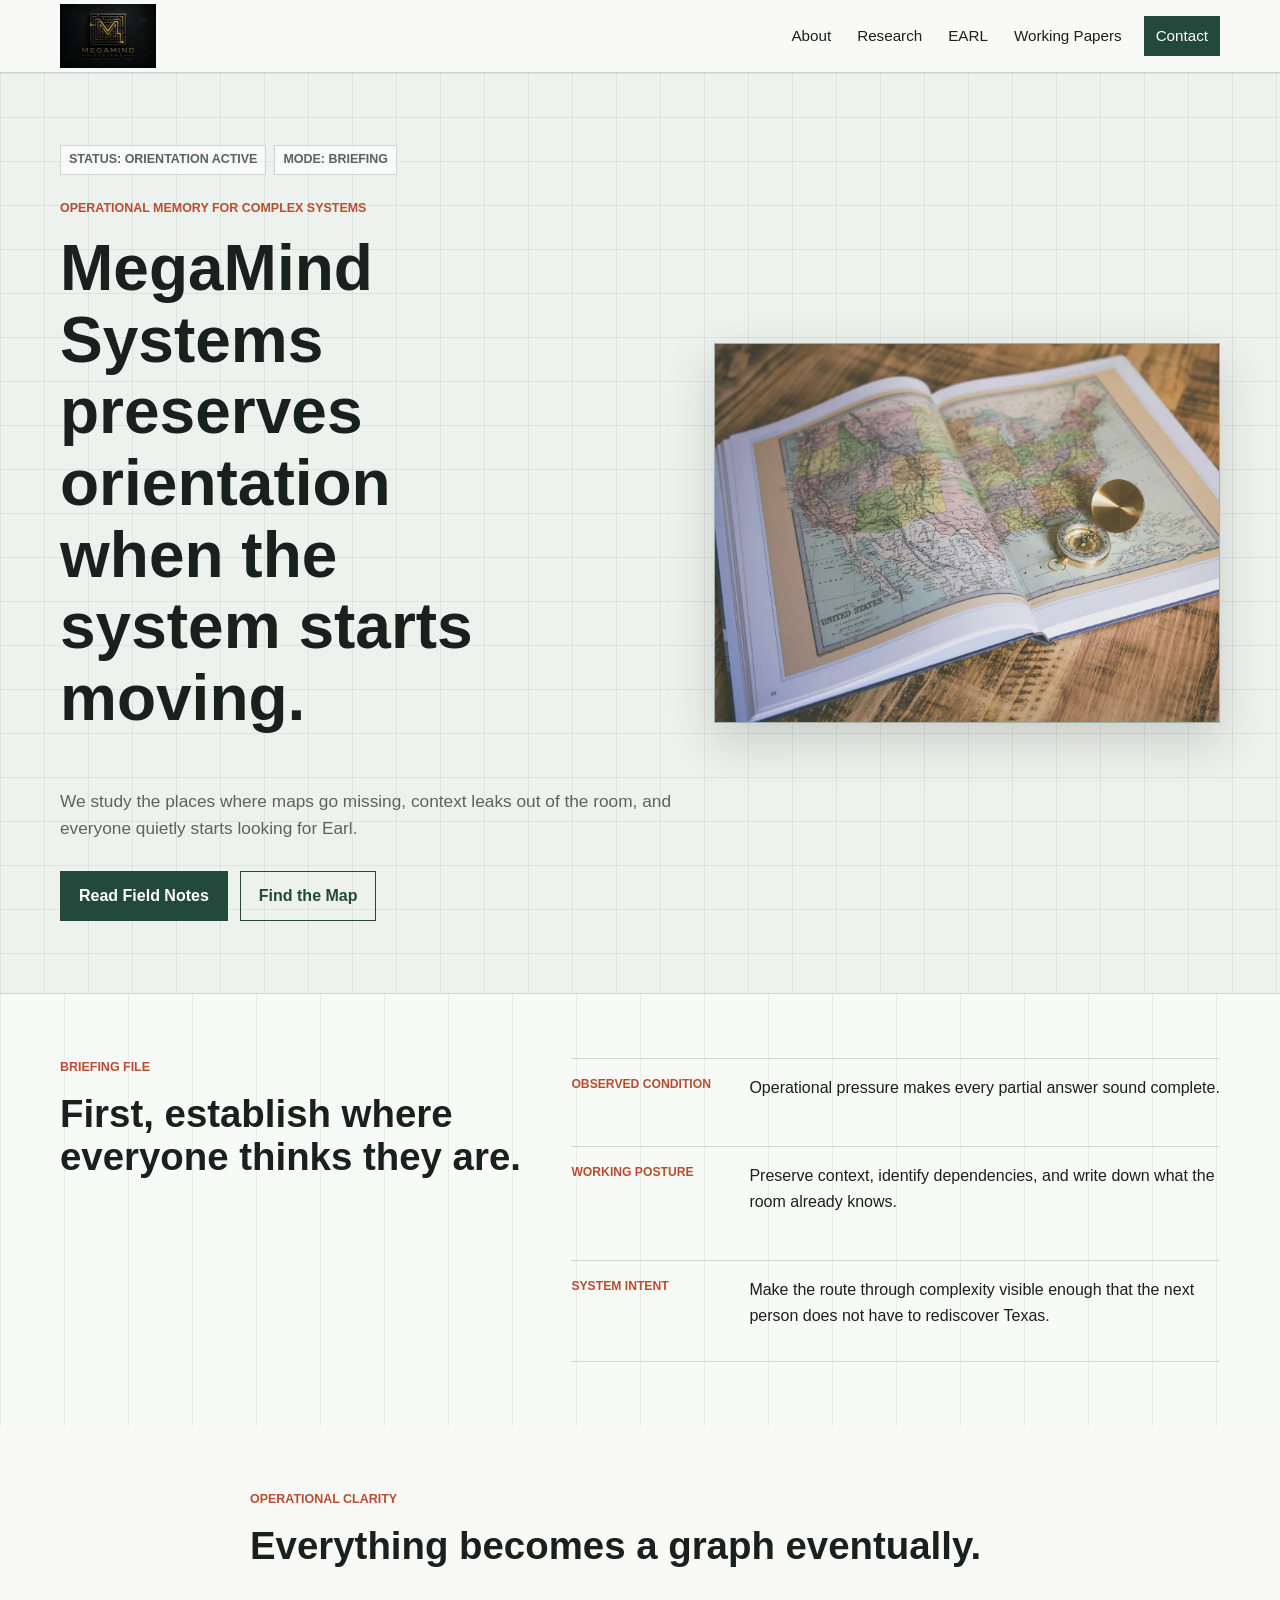
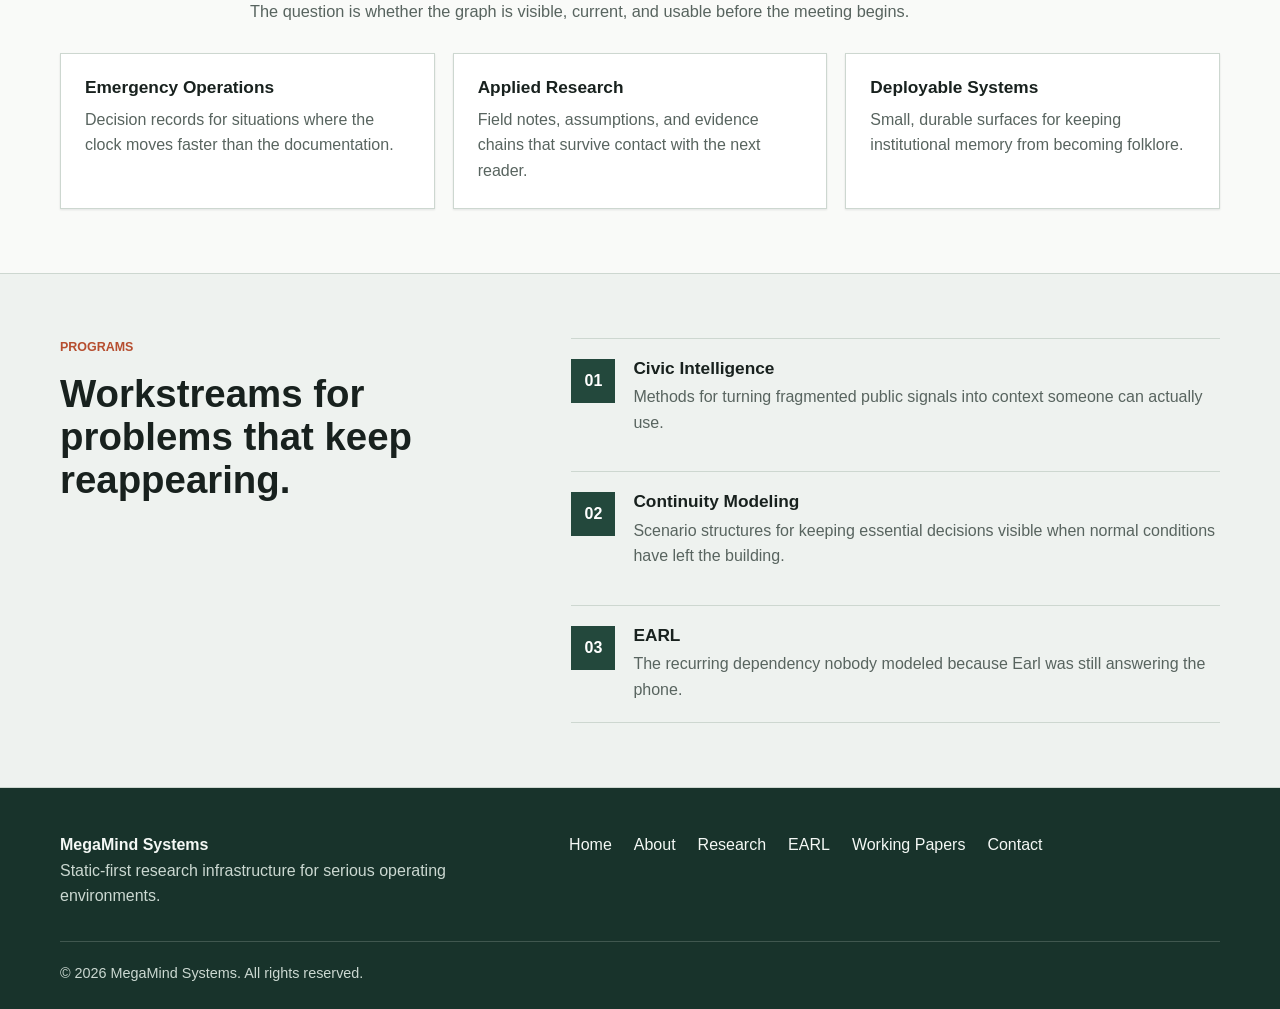
<file: index.html>
<!doctype html>
<html lang="en">
  <head>
    <meta charset="utf-8">
    <meta name="viewport" content="width=device-width, initial-scale=1">
    <title>MegaMind Systems | Civic Intelligence for Operational Pressure</title>
    <meta name="description" content="MegaMind Systems builds clear, deployable research systems for emergency management, public-sector operations, and high-consequence decision support.">
    <link rel="canonical" href="https://mega-mind.systems/">
    <link rel="icon" href="images/megamind-favicon.svg" type="image/svg+xml">
    <link rel="icon" href="images/favicon-32.png" sizes="32x32" type="image/png">
    <link rel="icon" href="images/favicon-16.png" sizes="16x16" type="image/png">
    <link rel="apple-touch-icon" href="images/apple-touch-icon.png">
    <meta property="og:type" content="website">
    <meta property="og:title" content="MegaMind Systems">
    <meta property="og:description" content="Research-grade systems for operational pressure, civic intelligence, and emergency management workflows.">
    <meta property="og:url" content="https://mega-mind.systems/">
    <meta property="og:image" content="https://mega-mind.systems/images/og-megamind.webp">
    <meta name="twitter:card" content="summary_large_image">
    <meta name="twitter:title" content="MegaMind Systems">
    <meta name="twitter:description" content="Civic intelligence systems built for clarity, maintainability, and deployment.">
    <meta name="twitter:image" content="https://mega-mind.systems/images/og-megamind.webp">
    <link rel="stylesheet" href="css/main.css">
    <script type="application/ld+json">
      {
        "@context": "https://schema.org",
        "@type": "Organization",
        "name": "MegaMind Systems",
        "url": "https://mega-mind.systems/",
        "logo": "https://mega-mind.systems/images/logo-primary.webp",
        "description": "MegaMind Systems develops research systems for emergency management, civic operations, and high-consequence decision support.",
        "sameAs": []
      }
    </script>
  </head>
  <body>
    <a class="skip-link" href="#main">Skip to main content</a>
    <header class="site-header" data-header>
      <nav class="site-nav container" aria-label="Primary navigation">
        <a class="brand" href="index.html" aria-label="MegaMind Systems home">
          <img class="brand-mark" src="images/logo-primary.webp" width="1536" height="1024" alt="" aria-hidden="true">
          <span class="brand-text">MegaMind Systems</span>
        </a>
        <button class="nav-toggle" type="button" aria-expanded="false" aria-controls="primary-menu" data-nav-toggle>
          <span class="nav-toggle-line"></span>
          <span class="sr-only">Menu</span>
        </button>
        <div class="nav-menu" id="primary-menu" data-nav-menu>
          <a href="about.html">About</a>
          <a href="research.html">Research</a>
          <a href="earl.html">EARL</a>
          <a href="papers.html">Working Papers</a>
          <a class="nav-cta" href="contact.html">Contact</a>
        </div>
      </nav>
    </header>

    <main id="main">
      <section class="hero hero-home hero-atmospheric hero-briefing">
        <div class="container hero-grid">
          <div class="hero-copy">
            <div class="briefing-strip" aria-label="Operational status">
              <span>Status: Orientation Active</span>
              <span>Mode: Briefing</span>
            </div>
            <p class="eyebrow">Operational memory for complex systems</p>
            <h1>MegaMind Systems preserves orientation when the system starts moving.</h1>
            <p class="hero-lede">We study the places where maps go missing, context leaks out of the room, and everyone quietly starts looking for Earl.</p>
            <div class="hero-actions">
              <a class="button button-primary" href="research.html">Read Field Notes</a>
              <a class="button button-secondary" href="about.html">Find the Map</a>
            </div>
          </div>
          <figure class="hero-media">
            <img src="images/about-hero.webp" width="1600" height="1067" alt="Placeholder image of an operations research lab">
          </figure>
        </div>
      </section>

      <section class="section section-archive">
        <div class="container split">
          <div>
            <p class="eyebrow">Briefing file</p>
            <h2>First, establish where everyone thinks they are.</h2>
          </div>
          <div class="record-grid">
            <article class="record-row">
              <span class="record-label">Observed condition</span>
              <p>Operational pressure makes every partial answer sound complete.</p>
            </article>
            <article class="record-row">
              <span class="record-label">Working posture</span>
              <p>Preserve context, identify dependencies, and write down what the room already knows.</p>
            </article>
            <article class="record-row">
              <span class="record-label">System intent</span>
              <p>Make the route through complexity visible enough that the next person does not have to rediscover Texas.</p>
            </article>
          </div>
        </div>
      </section>

      <section class="section">
        <div class="container section-header">
          <p class="eyebrow">Operational clarity</p>
          <h2>Everything becomes a graph eventually.</h2>
          <p>The question is whether the graph is visible, current, and usable before the meeting begins.</p>
        </div>
        <div class="container card-grid three">
          <article class="card">
            <h3>Emergency Operations</h3>
            <p>Decision records for situations where the clock moves faster than the documentation.</p>
          </article>
          <article class="card">
            <h3>Applied Research</h3>
            <p>Field notes, assumptions, and evidence chains that survive contact with the next reader.</p>
          </article>
          <article class="card">
            <h3>Deployable Systems</h3>
            <p>Small, durable surfaces for keeping institutional memory from becoming folklore.</p>
          </article>
        </div>
      </section>

      <section class="section section-muted">
        <div class="container split">
          <div>
            <p class="eyebrow">Programs</p>
            <h2>Workstreams for problems that keep reappearing.</h2>
          </div>
          <div class="stack">
            <article class="feature-row">
              <span class="feature-code">01</span>
              <div>
                <h3>Civic Intelligence</h3>
                <p>Methods for turning fragmented public signals into context someone can actually use.</p>
              </div>
            </article>
            <article class="feature-row">
              <span class="feature-code">02</span>
              <div>
                <h3>Continuity Modeling</h3>
                <p>Scenario structures for keeping essential decisions visible when normal conditions have left the building.</p>
              </div>
            </article>
            <article class="feature-row">
              <span class="feature-code">03</span>
              <div>
                <h3>EARL</h3>
                <p>The recurring dependency nobody modeled because Earl was still answering the phone.</p>
              </div>
            </article>
          </div>
        </div>
      </section>
    </main>

    <footer class="site-footer">
      <div class="container footer-grid">
        <div>
          <strong>MegaMind Systems</strong>
          <p>Static-first research infrastructure for serious operating environments.</p>
        </div>
        <nav aria-label="Footer navigation">
          <a href="index.html">Home</a>
          <a href="about.html">About</a>
          <a href="research.html">Research</a>
          <a href="earl.html">EARL</a>
          <a href="papers.html">Working Papers</a>
          <a href="contact.html">Contact</a>
        </nav>
      </div>
      <div class="container footer-bottom">
        <span>&copy; <span data-year>2026</span> MegaMind Systems. All rights reserved.</span>
      </div>
    </footer>
    <script src="js/site.js" defer></script>
  </body>
</html>
</file>
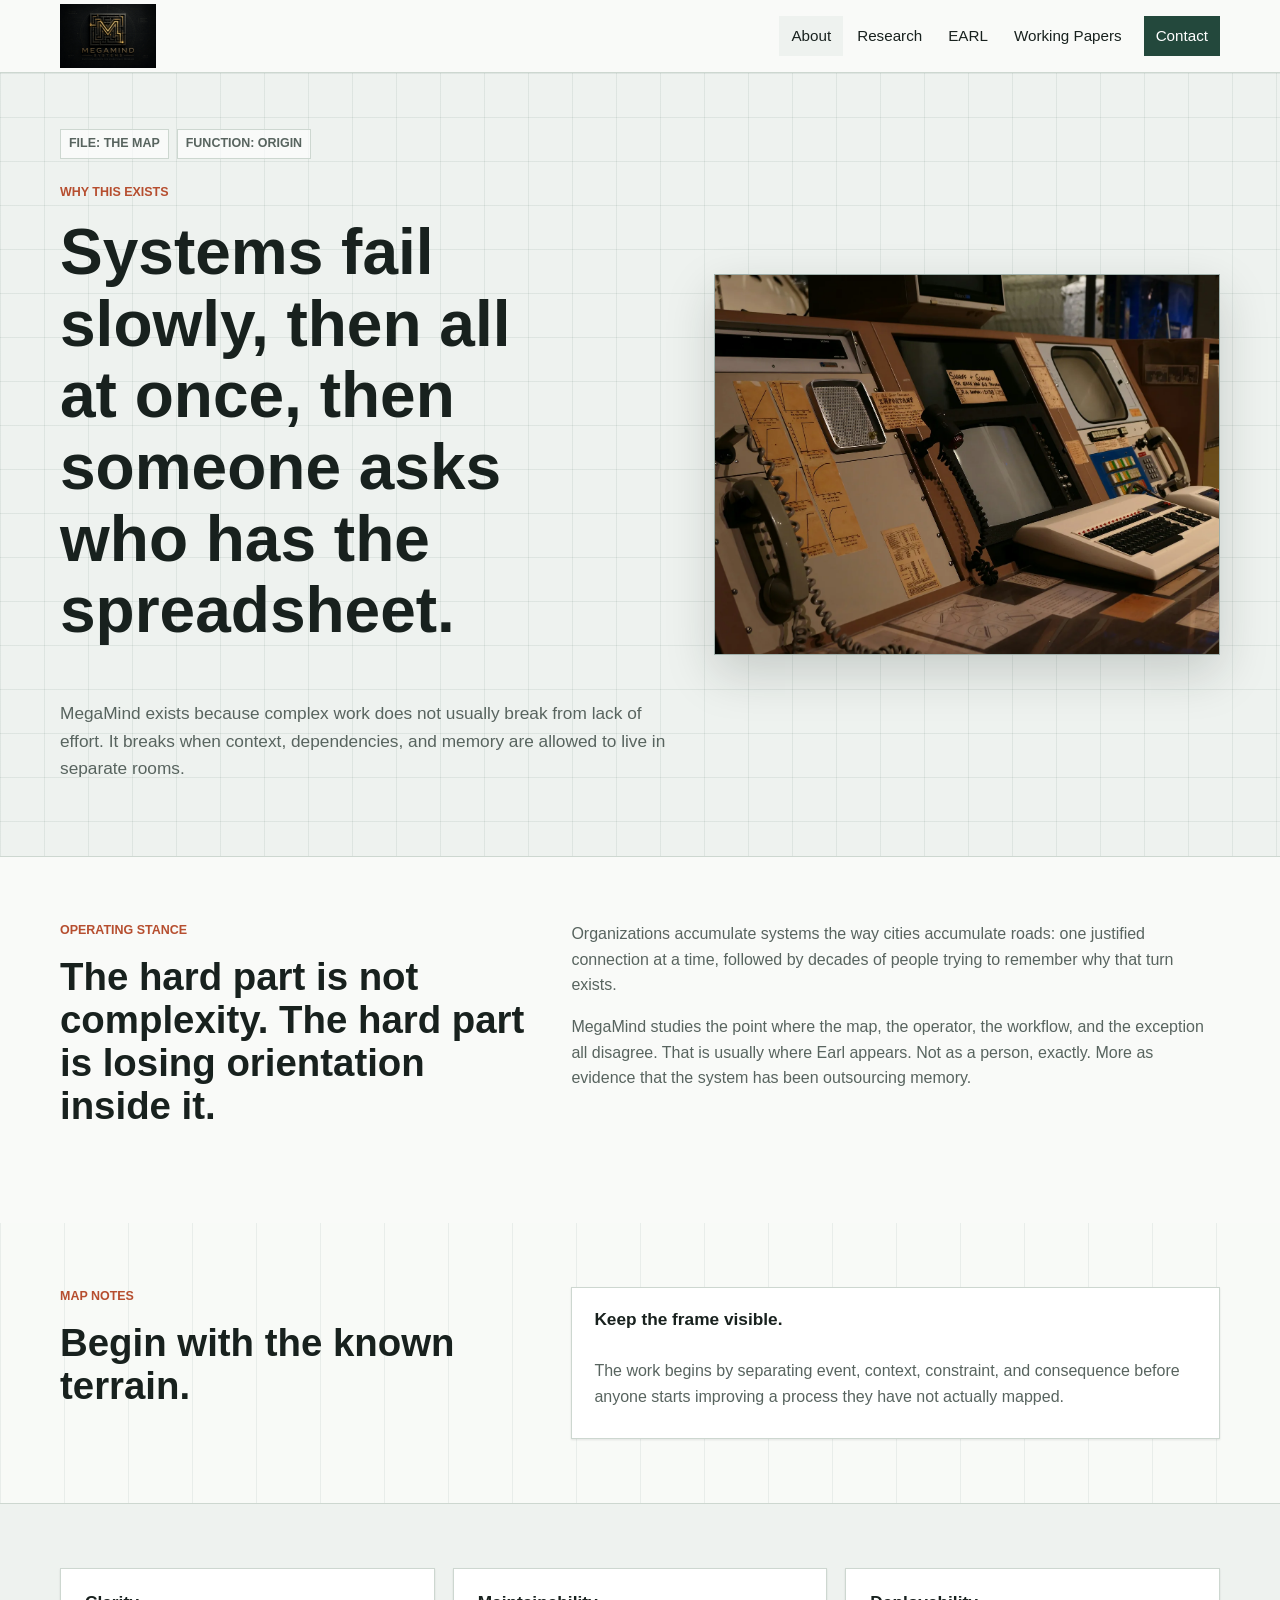
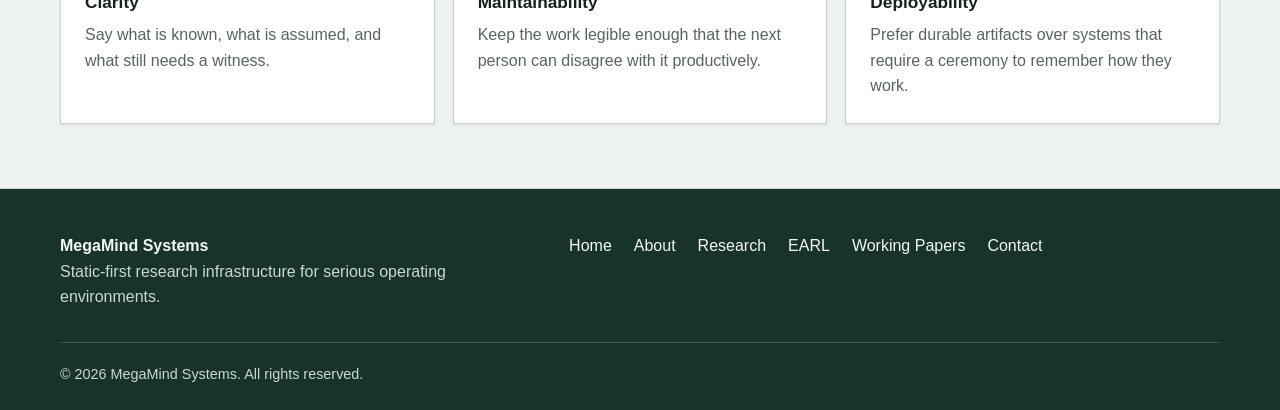
<file: about.html>
<!doctype html>
<html lang="en">
  <head>
    <meta charset="utf-8">
    <meta name="viewport" content="width=device-width, initial-scale=1">
    <title>About | MegaMind Systems</title>
    <meta name="description" content="Learn about MegaMind Systems, a static-first research property focused on emergency management, civic intelligence, and operational clarity.">
    <link rel="canonical" href="https://mega-mind.systems/about.html">
    <link rel="icon" href="images/megamind-favicon.svg" type="image/svg+xml">
    <link rel="icon" href="images/favicon-32.png" sizes="32x32" type="image/png">
    <link rel="icon" href="images/favicon-16.png" sizes="16x16" type="image/png">
    <link rel="apple-touch-icon" href="images/apple-touch-icon.png">
    <meta property="og:type" content="website">
    <meta property="og:title" content="About MegaMind Systems">
    <meta property="og:description" content="A research laboratory posture with deployable engineering habits.">
    <meta property="og:url" content="https://mega-mind.systems/about.html">
    <meta property="og:image" content="https://mega-mind.systems/images/og-megamind.webp">
    <meta name="twitter:card" content="summary_large_image">
    <meta name="twitter:title" content="About MegaMind Systems">
    <meta name="twitter:description" content="A static-first research property for operational clarity.">
    <meta name="twitter:image" content="https://mega-mind.systems/images/og-megamind.webp">
    <link rel="stylesheet" href="css/main.css">
    <script type="application/ld+json">
      {
        "@context": "https://schema.org",
        "@type": "AboutPage",
        "name": "About MegaMind Systems",
        "url": "https://mega-mind.systems/about.html",
        "isPartOf": {
          "@type": "WebSite",
          "name": "MegaMind Systems",
          "url": "https://mega-mind.systems/"
        }
      }
    </script>
  </head>
  <body>
    <a class="skip-link" href="#main">Skip to main content</a>
    <header class="site-header" data-header>
      <nav class="site-nav container" aria-label="Primary navigation">
        <a class="brand" href="index.html"><img class="brand-mark" src="images/logo-primary.webp" width="1536" height="1024" alt="" aria-hidden="true"><span class="brand-text">MegaMind Systems</span></a>
        <button class="nav-toggle" type="button" aria-expanded="false" aria-controls="primary-menu" data-nav-toggle><span class="nav-toggle-line"></span><span class="sr-only">Menu</span></button>
        <div class="nav-menu" id="primary-menu" data-nav-menu>
          <a aria-current="page" href="about.html">About</a>
          <a href="research.html">Research</a>
          <a href="earl.html">EARL</a>
          <a href="papers.html">Working Papers</a>
          <a class="nav-cta" href="contact.html">Contact</a>
        </div>
      </nav>
    </header>
    <main id="main">
      <section class="hero hero-compact hero-atmospheric hero-map">
        <div class="container hero-grid">
          <div class="hero-copy">
            <div class="briefing-strip" aria-label="Page orientation">
              <span>File: The Map</span>
              <span>Function: Origin</span>
            </div>
            <p class="eyebrow">Why this exists</p>
            <h1>Systems fail slowly, then all at once, then someone asks who has the spreadsheet.</h1>
            <p class="hero-lede">MegaMind exists because complex work does not usually break from lack of effort. It breaks when context, dependencies, and memory are allowed to live in separate rooms.</p>
          </div>
          <figure class="hero-media">
            <img src="images/index-hero.webp" width="1600" height="1067" alt="Placeholder image of a research operations office">
          </figure>
        </div>
      </section>
      <section class="section">
        <div class="container split">
          <div>
            <p class="eyebrow">Operating stance</p>
            <h2>The hard part is not complexity. The hard part is losing orientation inside it.</h2>
          </div>
          <div class="prose">
            <p>Organizations accumulate systems the way cities accumulate roads: one justified connection at a time, followed by decades of people trying to remember why that turn exists.</p>
            <p>MegaMind studies the point where the map, the operator, the workflow, and the exception all disagree. That is usually where Earl appears. Not as a person, exactly. More as evidence that the system has been outsourcing memory.</p>
          </div>
        </div>
      </section>
      <section class="section section-archive">
        <div class="container split">
          <div>
            <p class="eyebrow">Map notes</p>
            <h2>Begin with the known terrain.</h2>
          </div>
          <div class="briefing-panel">
            <h3>Keep the frame visible.</h3>
            <p>The work begins by separating event, context, constraint, and consequence before anyone starts improving a process they have not actually mapped.</p>
          </div>
        </div>
      </section>
      <section class="section section-muted">
        <div class="container card-grid three">
          <article class="card"><h3>Clarity</h3><p>Say what is known, what is assumed, and what still needs a witness.</p></article>
          <article class="card"><h3>Maintainability</h3><p>Keep the work legible enough that the next person can disagree with it productively.</p></article>
          <article class="card"><h3>Deployability</h3><p>Prefer durable artifacts over systems that require a ceremony to remember how they work.</p></article>
        </div>
      </section>
    </main>
    <footer class="site-footer">
      <div class="container footer-grid"><div><strong>MegaMind Systems</strong><p>Static-first research infrastructure for serious operating environments.</p></div><nav aria-label="Footer navigation">
          <a href="index.html">Home</a>
          <a href="about.html">About</a>
          <a href="research.html">Research</a>
          <a href="earl.html">EARL</a>
          <a href="papers.html">Working Papers</a>
          <a href="contact.html">Contact</a>
        </nav></div>
      <div class="container footer-bottom"><span>&copy; <span data-year>2026</span> MegaMind Systems. All rights reserved.</span></div>
    </footer>
    <script src="js/site.js" defer></script>
  </body>
</html>
</file>
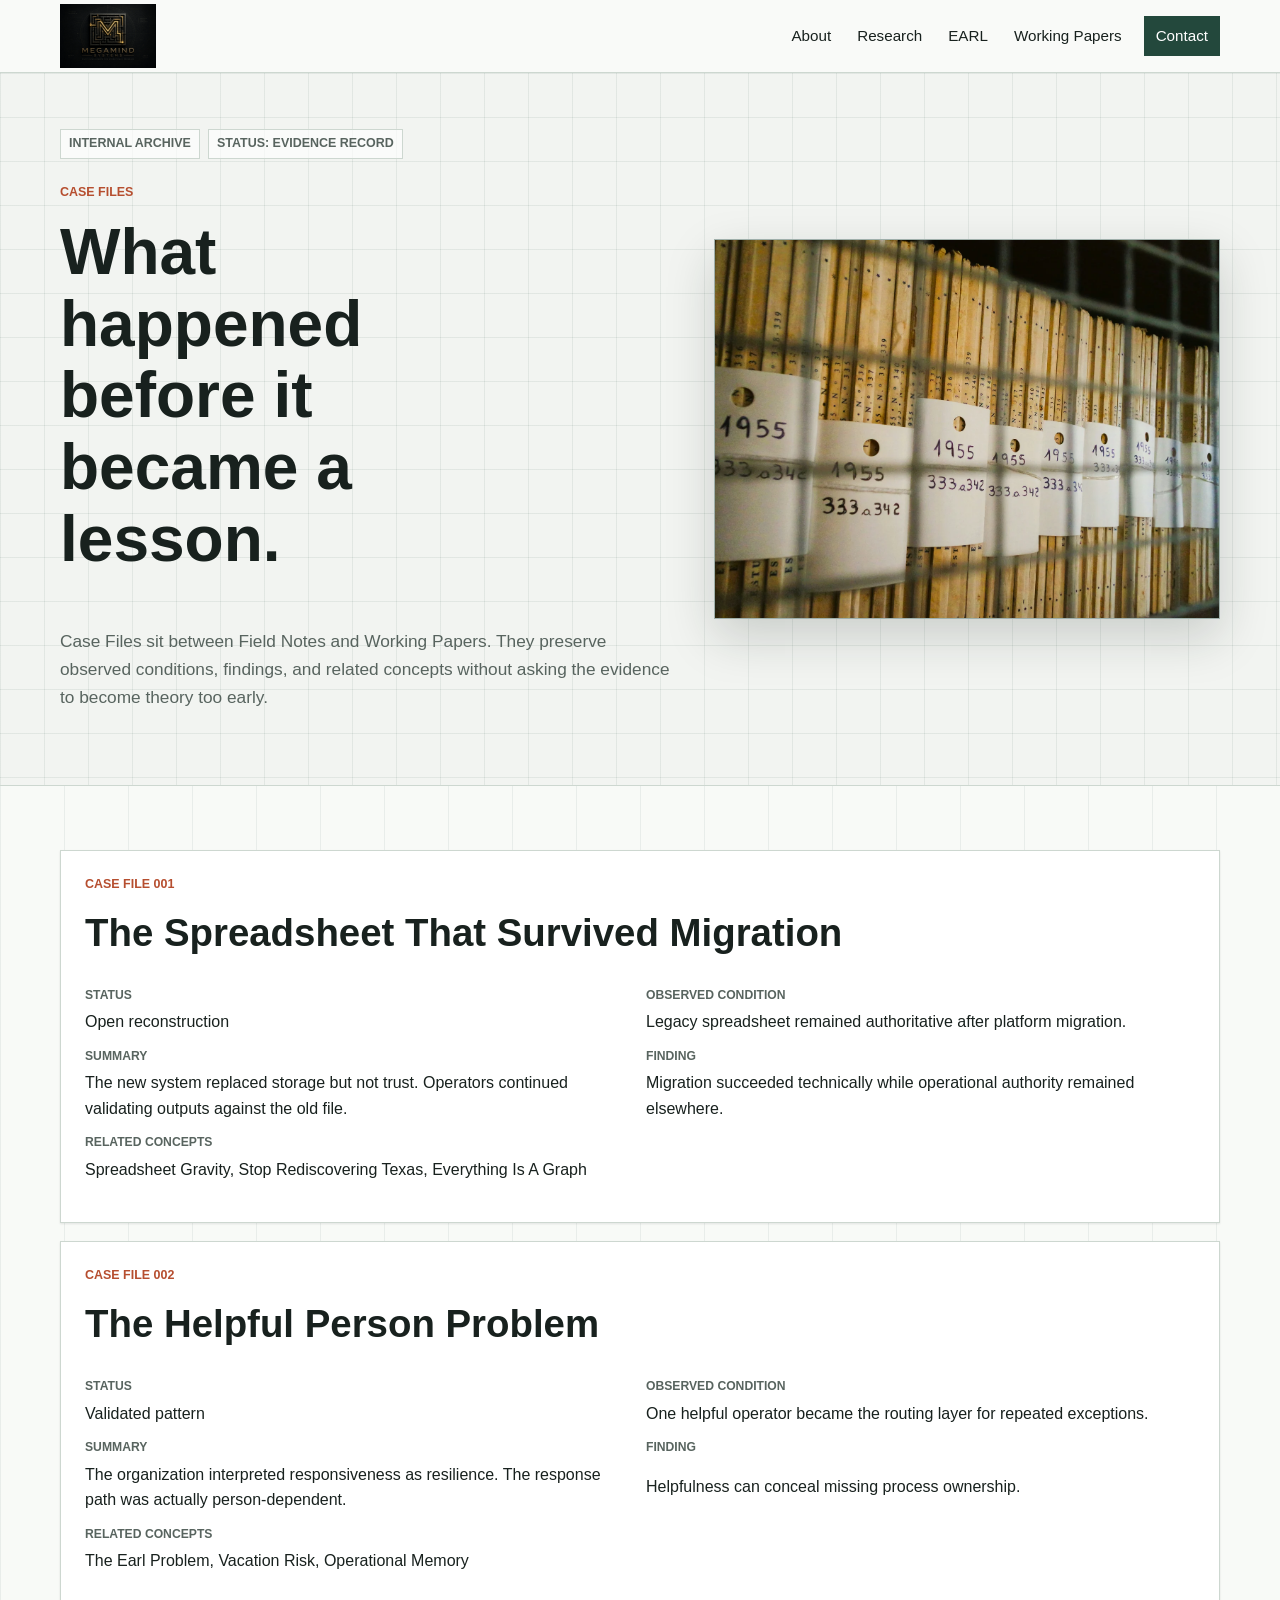
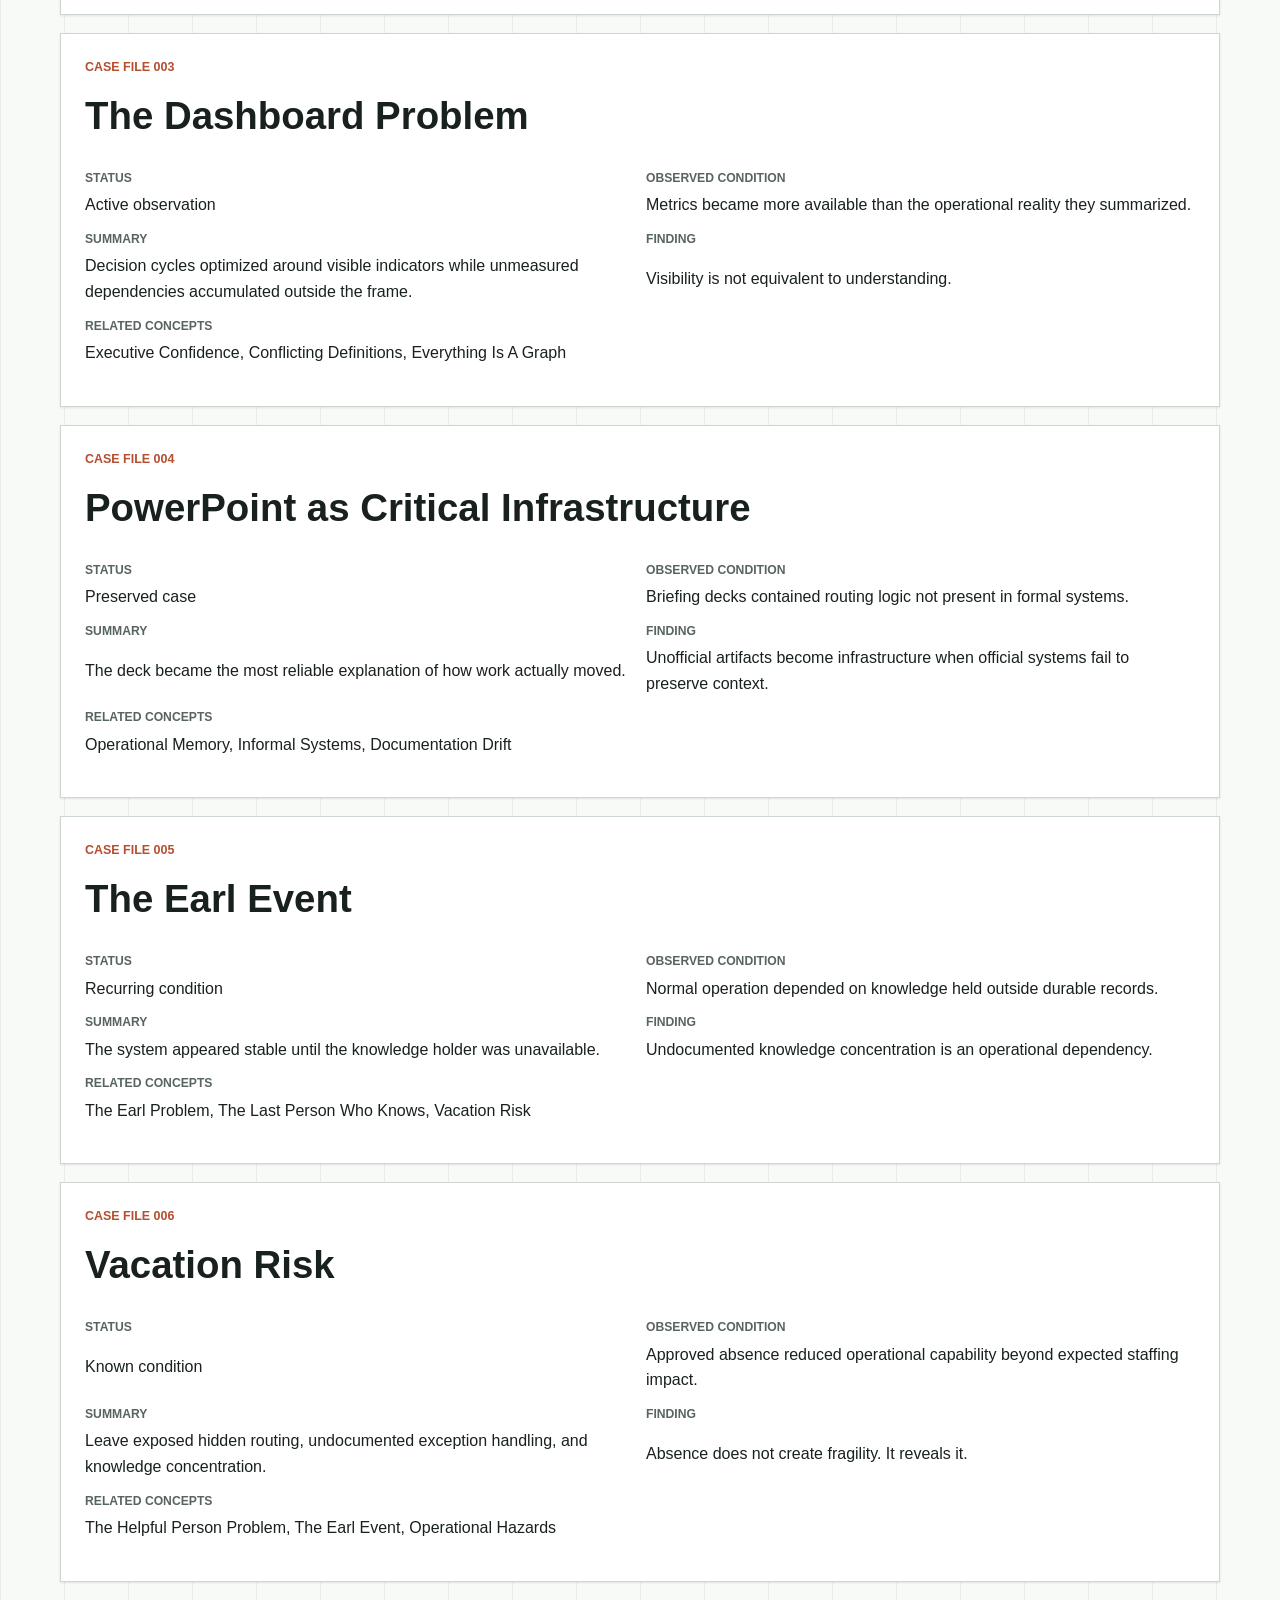
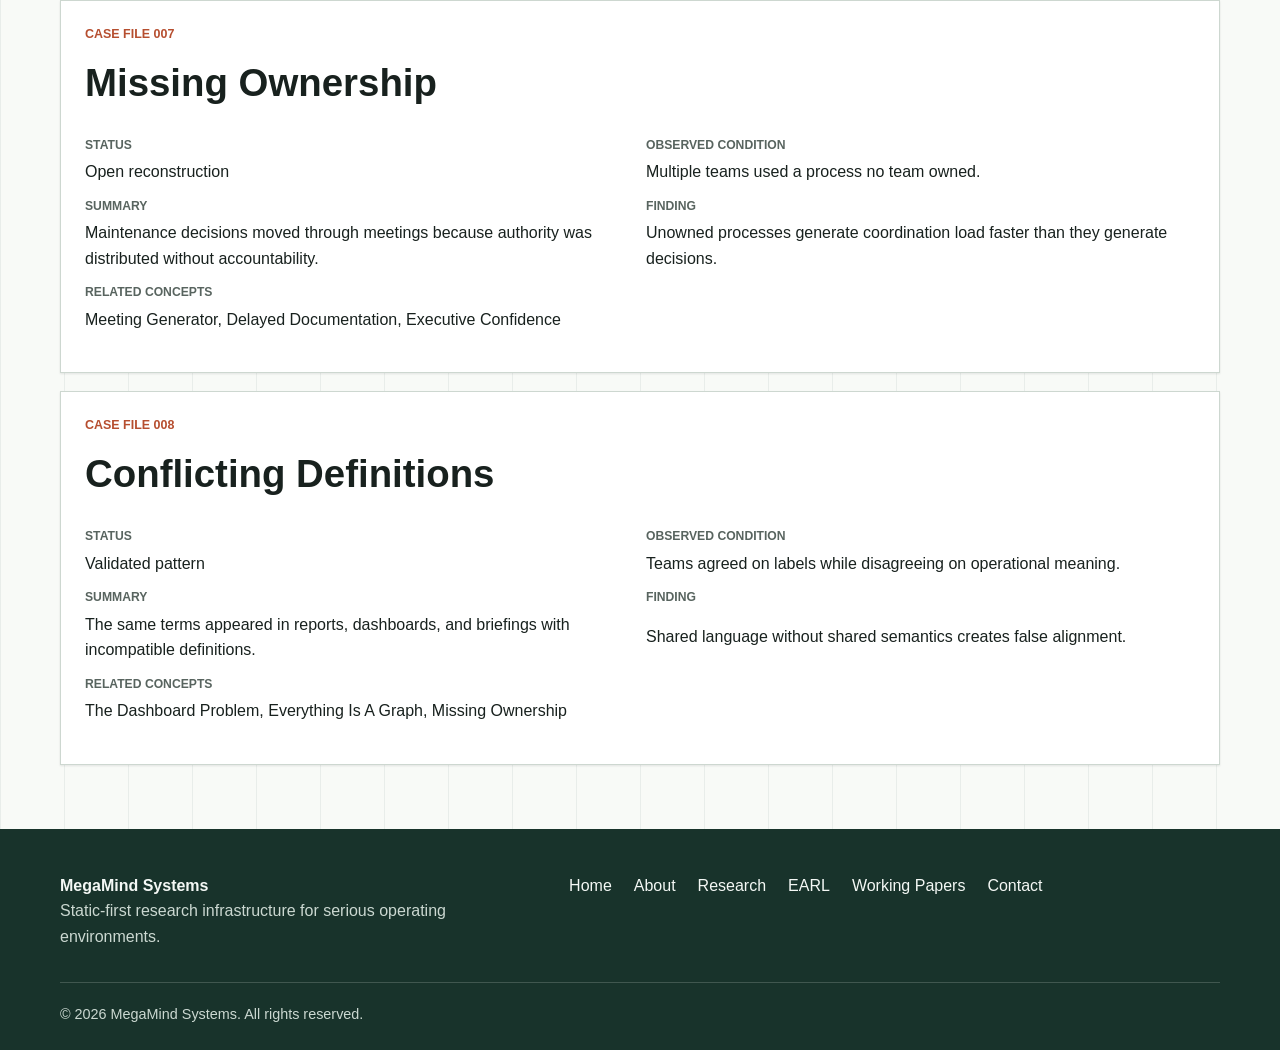
<file: case-files.html>
<!doctype html>
<html lang="en">
  <head>
    <meta charset="utf-8">
    <meta name="viewport" content="width=device-width, initial-scale=1">
    <title>Case Files | MegaMind Systems</title>
    <meta name="description" content="MegaMind Systems Case Files reconstruct observed conditions, evidence, and findings from recurring operational patterns.">
    <link rel="canonical" href="https://mega-mind.systems/case-files.html">
    <link rel="icon" href="images/megamind-favicon.svg" type="image/svg+xml">
    <link rel="icon" href="images/favicon-32.png" sizes="32x32" type="image/png">
    <link rel="icon" href="images/favicon-16.png" sizes="16x16" type="image/png">
    <link rel="apple-touch-icon" href="images/apple-touch-icon.png">
    <meta property="og:type" content="website">
    <meta property="og:title" content="Case Files | MegaMind Systems">
    <meta property="og:description" content="Evidence records between Field Notes and Working Papers.">
    <meta property="og:url" content="https://mega-mind.systems/case-files.html">
    <meta property="og:image" content="https://mega-mind.systems/images/og-megamind.webp">
    <meta name="twitter:card" content="summary_large_image">
    <meta name="twitter:title" content="Case Files | MegaMind Systems">
    <meta name="twitter:description" content="Evidence records between Field Notes and Working Papers.">
    <meta name="twitter:image" content="https://mega-mind.systems/images/og-megamind.webp">
    <link rel="stylesheet" href="css/main.css">
    <script type="application/ld+json">
      {
        "@context": "https://schema.org",
        "@type": "CollectionPage",
        "name": "MegaMind Systems Case Files",
        "url": "https://mega-mind.systems/case-files.html",
        "about": ["case reconstruction", "operational evidence", "systems research"]
      }
    </script>
  </head>
  <body>
    <a class="skip-link" href="#main">Skip to main content</a>
    <header class="site-header" data-header>
      <nav class="site-nav container" aria-label="Primary navigation">
        <a class="brand" href="index.html"><img class="brand-mark" src="images/logo-primary.webp" width="1536" height="1024" alt="" aria-hidden="true"><span class="brand-text">MegaMind Systems</span></a>
        <button class="nav-toggle" type="button" aria-expanded="false" aria-controls="primary-menu" data-nav-toggle><span class="nav-toggle-line"></span><span class="sr-only">Menu</span></button>
        <div class="nav-menu" id="primary-menu" data-nav-menu>
          <a href="about.html">About</a>
          <a href="research.html">Research</a>
          <a href="earl.html">EARL</a>
          <a href="papers.html">Working Papers</a>
          <a class="nav-cta" href="contact.html">Contact</a>
        </div>
      </nav>
    </header>
    <main id="main">
      <section class="hero hero-compact hero-atmospheric hero-archive">
        <div class="container hero-grid">
          <div class="hero-copy">
            <div class="briefing-strip" aria-label="Case file status">
              <span>Internal Archive</span>
              <span>Status: Evidence Record</span>
            </div>
            <p class="eyebrow">Case Files</p>
            <h1>What happened before it became a lesson.</h1>
            <p class="hero-lede">Case Files sit between Field Notes and Working Papers. They preserve observed conditions, findings, and related concepts without asking the evidence to become theory too early.</p>
          </div>
          <figure class="hero-media"><img src="images/papers-hero.webp" width="1600" height="1067" alt="Case file archive folders"></figure>
        </div>
      </section>

      <section class="section section-archive">
        <div class="container case-list" aria-label="MegaMind Case Files">
          <article class="case-card">
            <span class="case-number">Case File 001</span>
            <h2>The Spreadsheet That Survived Migration</h2>
            <dl class="case-fields">
              <div><dt>Status</dt><dd>Open reconstruction</dd></div>
              <div><dt>Observed Condition</dt><dd>Legacy spreadsheet remained authoritative after platform migration.</dd></div>
              <div><dt>Summary</dt><dd>The new system replaced storage but not trust. Operators continued validating outputs against the old file.</dd></div>
              <div><dt>Finding</dt><dd>Migration succeeded technically while operational authority remained elsewhere.</dd></div>
              <div><dt>Related Concepts</dt><dd>Spreadsheet Gravity, Stop Rediscovering Texas, Everything Is A Graph</dd></div>
            </dl>
          </article>

          <article class="case-card">
            <span class="case-number">Case File 002</span>
            <h2>The Helpful Person Problem</h2>
            <dl class="case-fields">
              <div><dt>Status</dt><dd>Validated pattern</dd></div>
              <div><dt>Observed Condition</dt><dd>One helpful operator became the routing layer for repeated exceptions.</dd></div>
              <div><dt>Summary</dt><dd>The organization interpreted responsiveness as resilience. The response path was actually person-dependent.</dd></div>
              <div><dt>Finding</dt><dd>Helpfulness can conceal missing process ownership.</dd></div>
              <div><dt>Related Concepts</dt><dd>The Earl Problem, Vacation Risk, Operational Memory</dd></div>
            </dl>
          </article>

          <article class="case-card">
            <span class="case-number">Case File 003</span>
            <h2>The Dashboard Problem</h2>
            <dl class="case-fields">
              <div><dt>Status</dt><dd>Active observation</dd></div>
              <div><dt>Observed Condition</dt><dd>Metrics became more available than the operational reality they summarized.</dd></div>
              <div><dt>Summary</dt><dd>Decision cycles optimized around visible indicators while unmeasured dependencies accumulated outside the frame.</dd></div>
              <div><dt>Finding</dt><dd>Visibility is not equivalent to understanding.</dd></div>
              <div><dt>Related Concepts</dt><dd>Executive Confidence, Conflicting Definitions, Everything Is A Graph</dd></div>
            </dl>
          </article>

          <article class="case-card">
            <span class="case-number">Case File 004</span>
            <h2>PowerPoint as Critical Infrastructure</h2>
            <dl class="case-fields">
              <div><dt>Status</dt><dd>Preserved case</dd></div>
              <div><dt>Observed Condition</dt><dd>Briefing decks contained routing logic not present in formal systems.</dd></div>
              <div><dt>Summary</dt><dd>The deck became the most reliable explanation of how work actually moved.</dd></div>
              <div><dt>Finding</dt><dd>Unofficial artifacts become infrastructure when official systems fail to preserve context.</dd></div>
              <div><dt>Related Concepts</dt><dd>Operational Memory, Informal Systems, Documentation Drift</dd></div>
            </dl>
          </article>

          <article class="case-card">
            <span class="case-number">Case File 005</span>
            <h2>The Earl Event</h2>
            <dl class="case-fields">
              <div><dt>Status</dt><dd>Recurring condition</dd></div>
              <div><dt>Observed Condition</dt><dd>Normal operation depended on knowledge held outside durable records.</dd></div>
              <div><dt>Summary</dt><dd>The system appeared stable until the knowledge holder was unavailable.</dd></div>
              <div><dt>Finding</dt><dd>Undocumented knowledge concentration is an operational dependency.</dd></div>
              <div><dt>Related Concepts</dt><dd>The Earl Problem, The Last Person Who Knows, Vacation Risk</dd></div>
            </dl>
          </article>

          <article class="case-card">
            <span class="case-number">Case File 006</span>
            <h2>Vacation Risk</h2>
            <dl class="case-fields">
              <div><dt>Status</dt><dd>Known condition</dd></div>
              <div><dt>Observed Condition</dt><dd>Approved absence reduced operational capability beyond expected staffing impact.</dd></div>
              <div><dt>Summary</dt><dd>Leave exposed hidden routing, undocumented exception handling, and knowledge concentration.</dd></div>
              <div><dt>Finding</dt><dd>Absence does not create fragility. It reveals it.</dd></div>
              <div><dt>Related Concepts</dt><dd>The Helpful Person Problem, The Earl Event, Operational Hazards</dd></div>
            </dl>
          </article>

          <article class="case-card">
            <span class="case-number">Case File 007</span>
            <h2>Missing Ownership</h2>
            <dl class="case-fields">
              <div><dt>Status</dt><dd>Open reconstruction</dd></div>
              <div><dt>Observed Condition</dt><dd>Multiple teams used a process no team owned.</dd></div>
              <div><dt>Summary</dt><dd>Maintenance decisions moved through meetings because authority was distributed without accountability.</dd></div>
              <div><dt>Finding</dt><dd>Unowned processes generate coordination load faster than they generate decisions.</dd></div>
              <div><dt>Related Concepts</dt><dd>Meeting Generator, Delayed Documentation, Executive Confidence</dd></div>
            </dl>
          </article>

          <article class="case-card">
            <span class="case-number">Case File 008</span>
            <h2>Conflicting Definitions</h2>
            <dl class="case-fields">
              <div><dt>Status</dt><dd>Validated pattern</dd></div>
              <div><dt>Observed Condition</dt><dd>Teams agreed on labels while disagreeing on operational meaning.</dd></div>
              <div><dt>Summary</dt><dd>The same terms appeared in reports, dashboards, and briefings with incompatible definitions.</dd></div>
              <div><dt>Finding</dt><dd>Shared language without shared semantics creates false alignment.</dd></div>
              <div><dt>Related Concepts</dt><dd>The Dashboard Problem, Everything Is A Graph, Missing Ownership</dd></div>
            </dl>
          </article>
        </div>
      </section>
    </main>
    <footer class="site-footer">
      <div class="container footer-grid"><div><strong>MegaMind Systems</strong><p>Static-first research infrastructure for serious operating environments.</p></div><nav aria-label="Footer navigation">
          <a href="index.html">Home</a>
          <a href="about.html">About</a>
          <a href="research.html">Research</a>
          <a href="earl.html">EARL</a>
          <a href="papers.html">Working Papers</a>
          <a href="contact.html">Contact</a>
        </nav></div>
      <div class="container footer-bottom"><span>&copy; <span data-year>2026</span> MegaMind Systems. All rights reserved.</span></div>
    </footer>
    <script src="js/site.js" defer></script>
  </body>
</html>
</file>
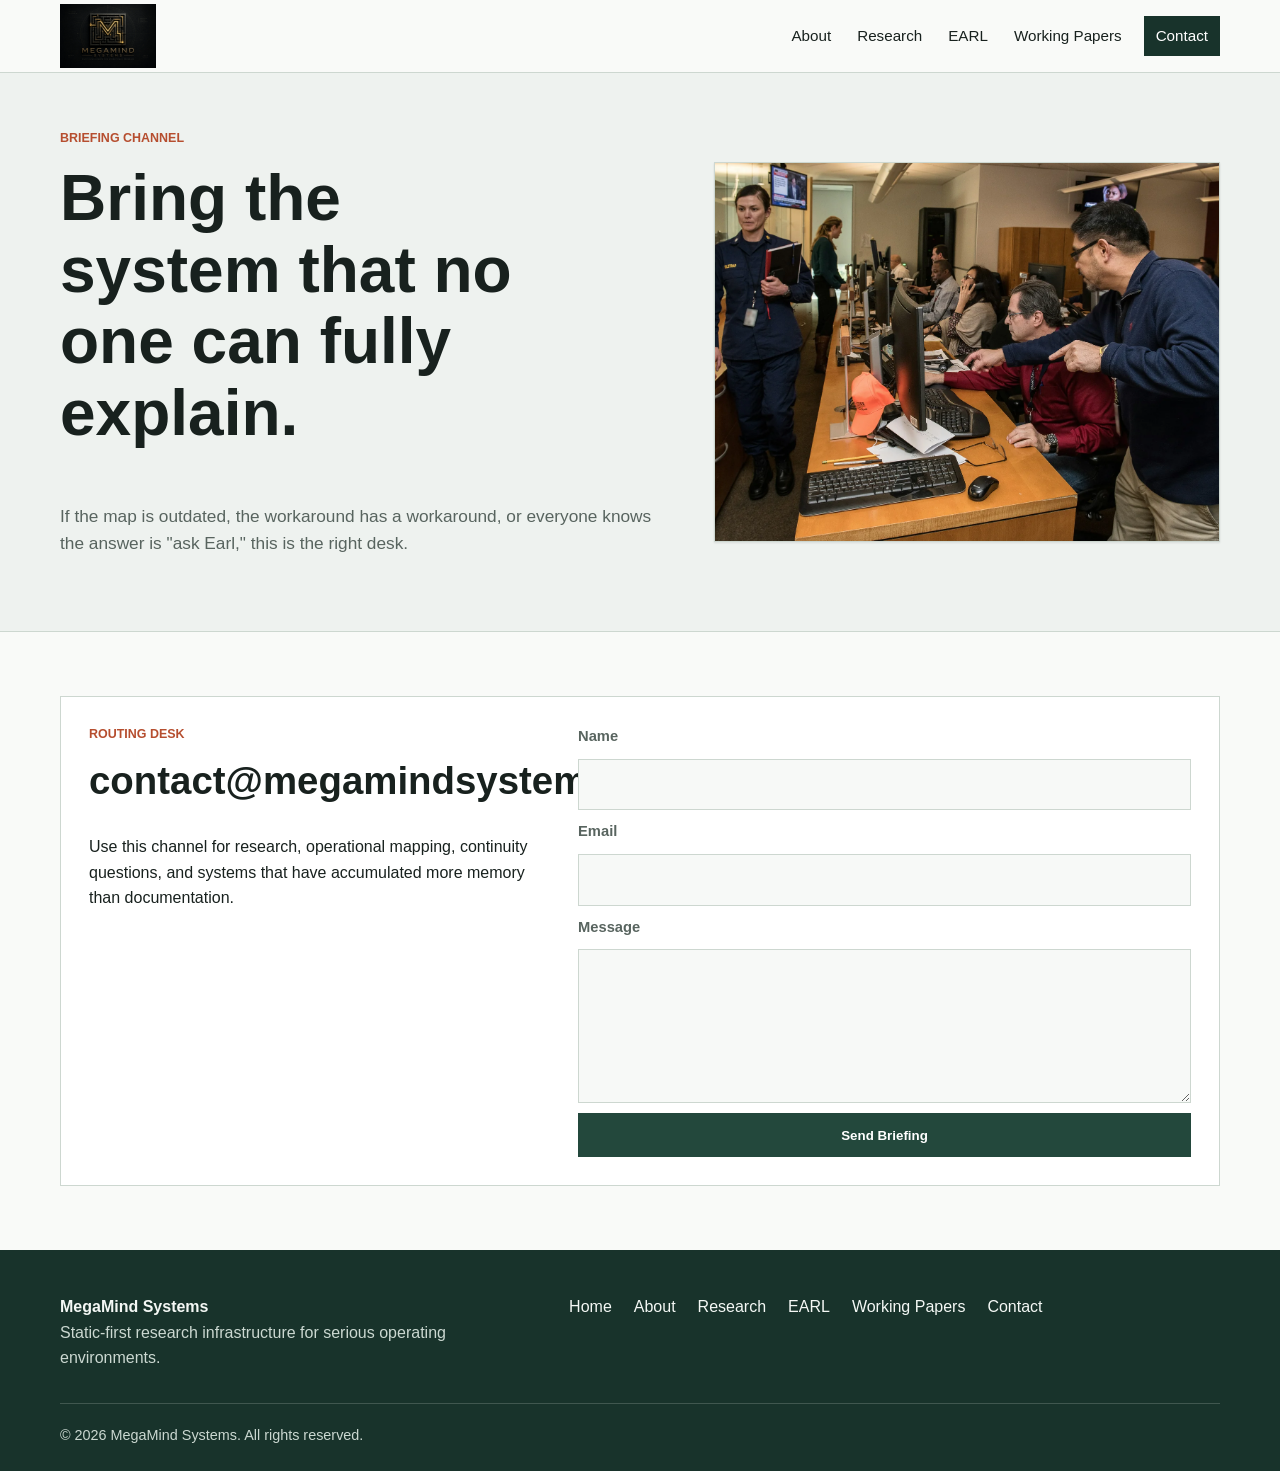
<file: contact.html>
<!doctype html>
<html lang="en">
  <head>
    <meta charset="utf-8">
    <meta name="viewport" content="width=device-width, initial-scale=1">
    <title>Contact | MegaMind Systems</title>
    <meta name="description" content="Contact MegaMind Systems for research, emergency management, and civic intelligence inquiries.">
    <link rel="canonical" href="https://mega-mind.systems/contact.html">
    <link rel="icon" href="images/megamind-favicon.svg" type="image/svg+xml">
    <link rel="icon" href="images/favicon-32.png" sizes="32x32" type="image/png">
    <link rel="icon" href="images/favicon-16.png" sizes="16x16" type="image/png">
    <link rel="apple-touch-icon" href="images/apple-touch-icon.png">
    <meta property="og:type" content="website">
    <meta property="og:title" content="Contact | MegaMind Systems">
    <meta property="og:description" content="Contact MegaMind Systems for research and operational systems inquiries.">
    <meta property="og:url" content="https://mega-mind.systems/contact.html">
    <meta property="og:image" content="https://mega-mind.systems/images/og-megamind.webp">
    <meta name="twitter:card" content="summary_large_image">
    <meta name="twitter:title" content="Contact | MegaMind Systems">
    <meta name="twitter:description" content="Contact MegaMind Systems for research and operational systems inquiries.">
    <meta name="twitter:image" content="https://mega-mind.systems/images/og-megamind.webp">
    <link rel="stylesheet" href="css/main.css">
    <script type="application/ld+json">
      {
        "@context": "https://schema.org",
        "@type": "ContactPage",
        "name": "Contact MegaMind Systems",
        "url": "https://mega-mind.systems/contact.html"
      }
    </script>
  </head>
  <body>
    <a class="skip-link" href="#main">Skip to main content</a>
    <header class="site-header" data-header>
      <nav class="site-nav container" aria-label="Primary navigation">
        <a class="brand" href="index.html"><img class="brand-mark" src="images/logo-primary.webp" width="1536" height="1024" alt="" aria-hidden="true"><span class="brand-text">MegaMind Systems</span></a>
        <button class="nav-toggle" type="button" aria-expanded="false" aria-controls="primary-menu" data-nav-toggle><span class="nav-toggle-line"></span><span class="sr-only">Menu</span></button>
        <div class="nav-menu" id="primary-menu" data-nav-menu>
          <a href="about.html">About</a>
          <a href="research.html">Research</a>
          <a href="earl.html">EARL</a>
          <a href="papers.html">Working Papers</a>
          <a class="nav-cta" aria-current="page" href="contact.html">Contact</a>
        </div>
      </nav>
    </header>
    <main id="main">
      <section class="hero hero-compact">
        <div class="container hero-grid">
          <div class="hero-copy">
            <p class="eyebrow">Briefing channel</p>
            <h1>Bring the system that no one can fully explain.</h1>
            <p class="hero-lede">If the map is outdated, the workaround has a workaround, or everyone knows the answer is "ask Earl," this is the right desk.</p>
          </div>
          <figure class="hero-media"><img src="images/contact-hero.webp" width="1600" height="1067" alt="Placeholder image of communication equipment in an operations room"></figure>
        </div>
      </section>
      <section class="section">
        <div class="container contact-panel">
          <div>
            <p class="eyebrow">Routing desk</p>
            <h2>contact@megamindsystems.com</h2>
            <p>Use this channel for research, operational mapping, continuity questions, and systems that have accumulated more memory than documentation.</p>
          </div>
          <form class="contact-form" action="#" method="post">
            <label for="name">Name</label>
            <input id="name" name="name" type="text" autocomplete="name">
            <label for="email">Email</label>
            <input id="email" name="email" type="email" autocomplete="email">
            <label for="message">Message</label>
            <textarea id="message" name="message" rows="5"></textarea>
            <button class="button button-primary" type="submit">Send Briefing</button>
          </form>
        </div>
      </section>
    </main>
    <footer class="site-footer">
      <div class="container footer-grid"><div><strong>MegaMind Systems</strong><p>Static-first research infrastructure for serious operating environments.</p></div><nav aria-label="Footer navigation">
          <a href="index.html">Home</a>
          <a href="about.html">About</a>
          <a href="research.html">Research</a>
          <a href="earl.html">EARL</a>
          <a href="papers.html">Working Papers</a>
          <a href="contact.html">Contact</a>
        </nav></div>
      <div class="container footer-bottom"><span>&copy; <span data-year>2026</span> MegaMind Systems. All rights reserved.</span></div>
    </footer>
    <script src="js/site.js" defer></script>
  </body>
</html>
</file>
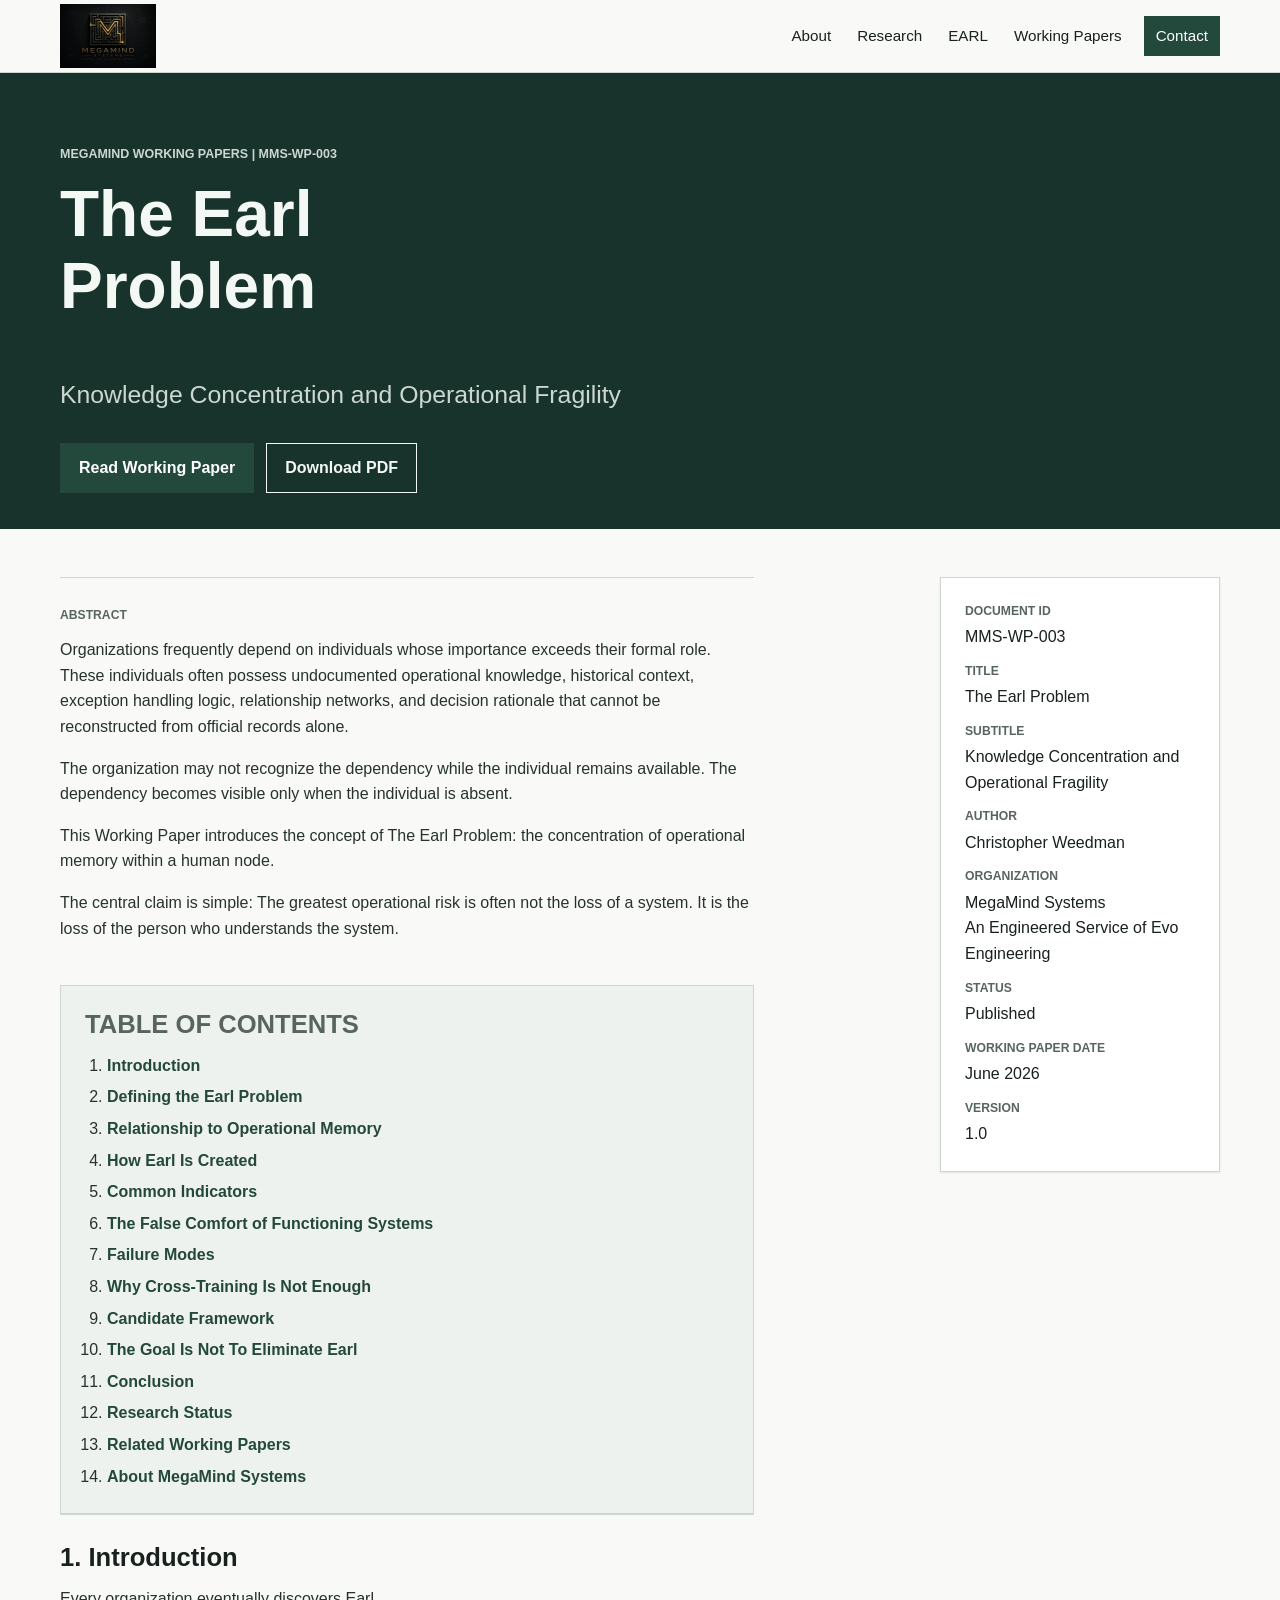
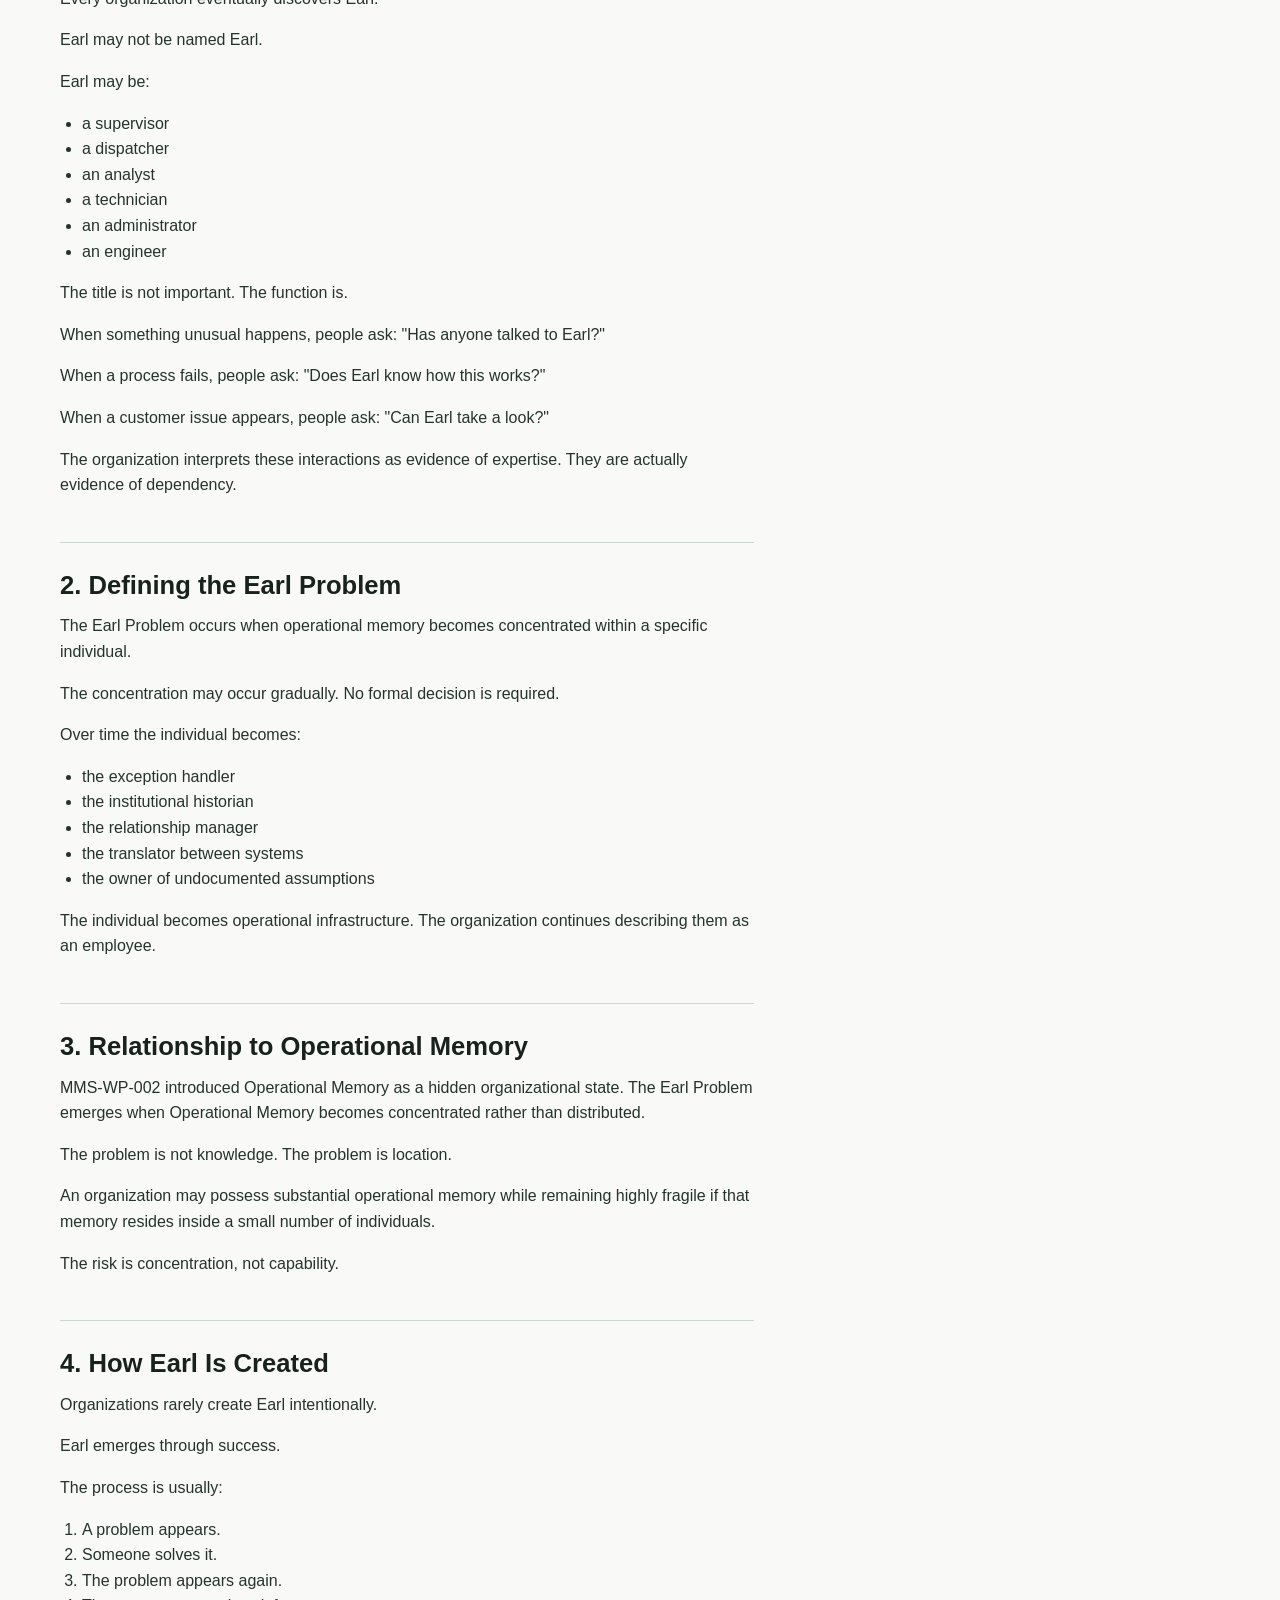
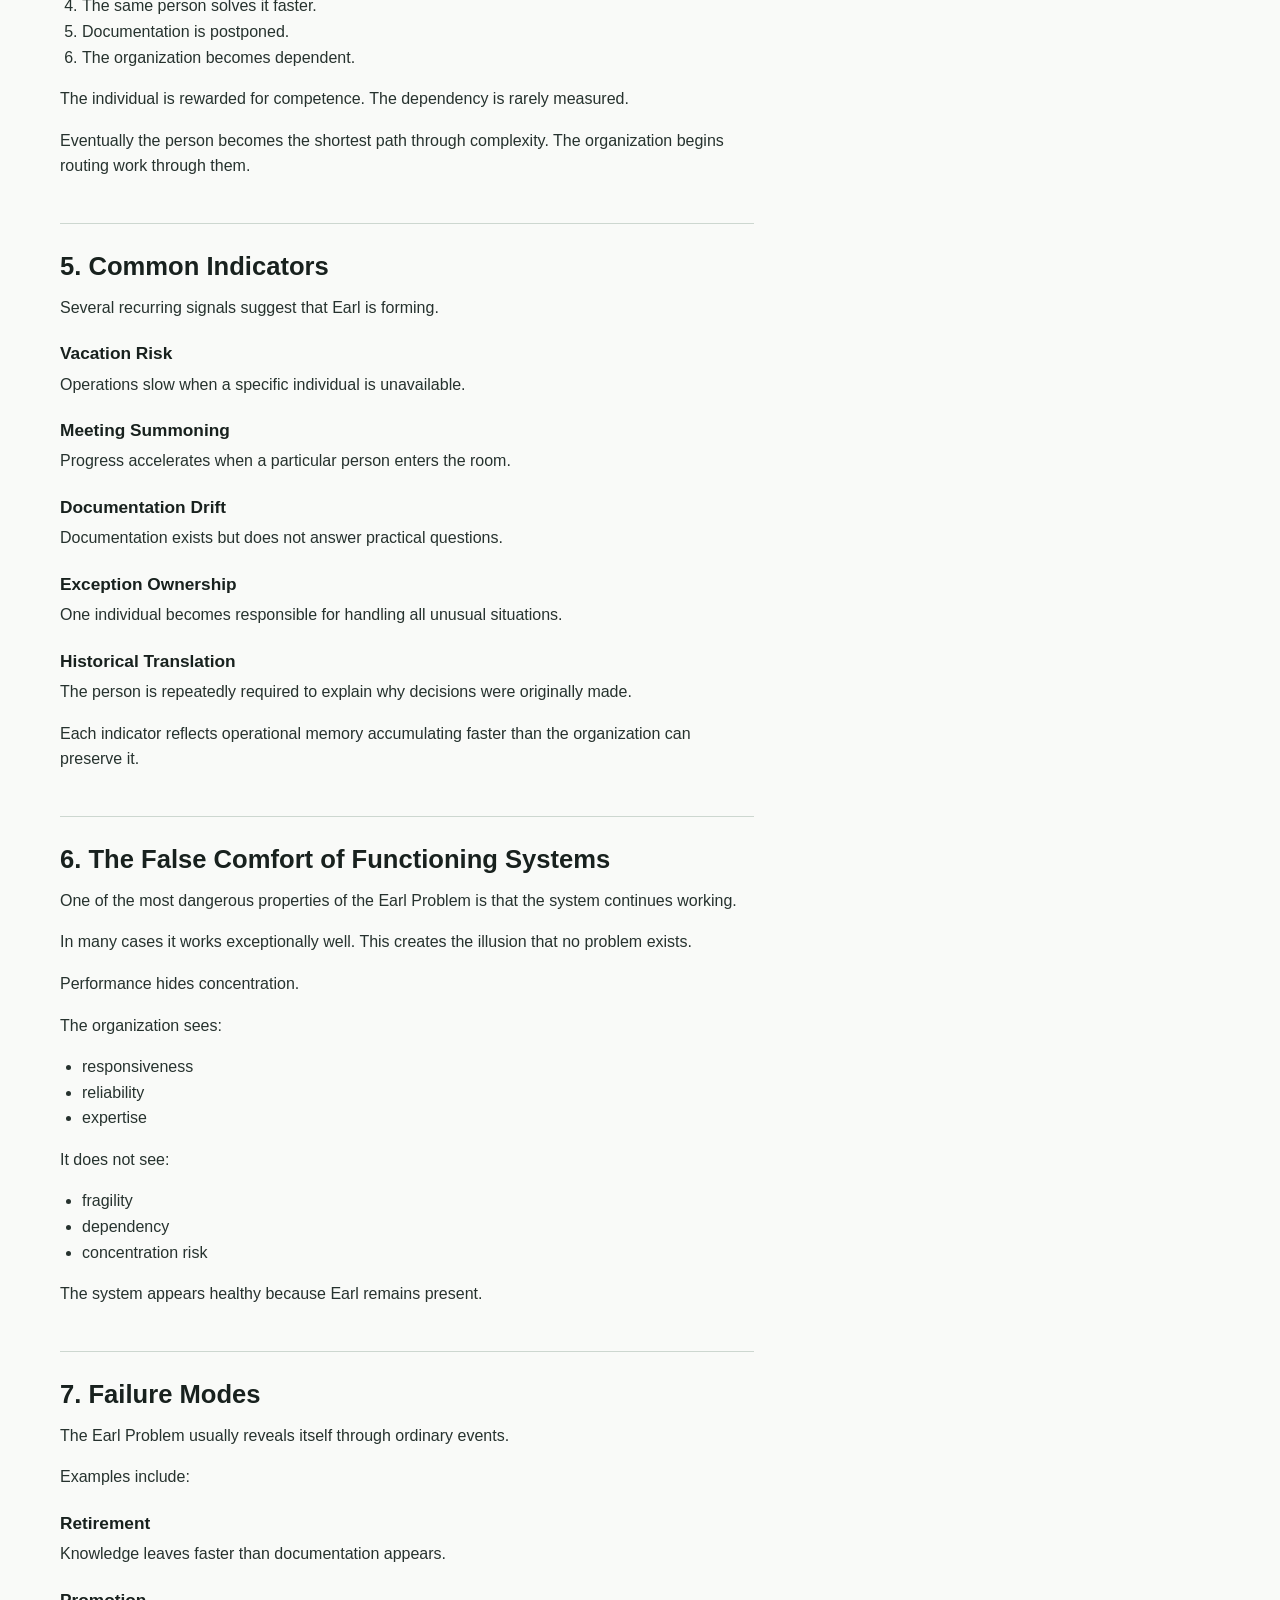
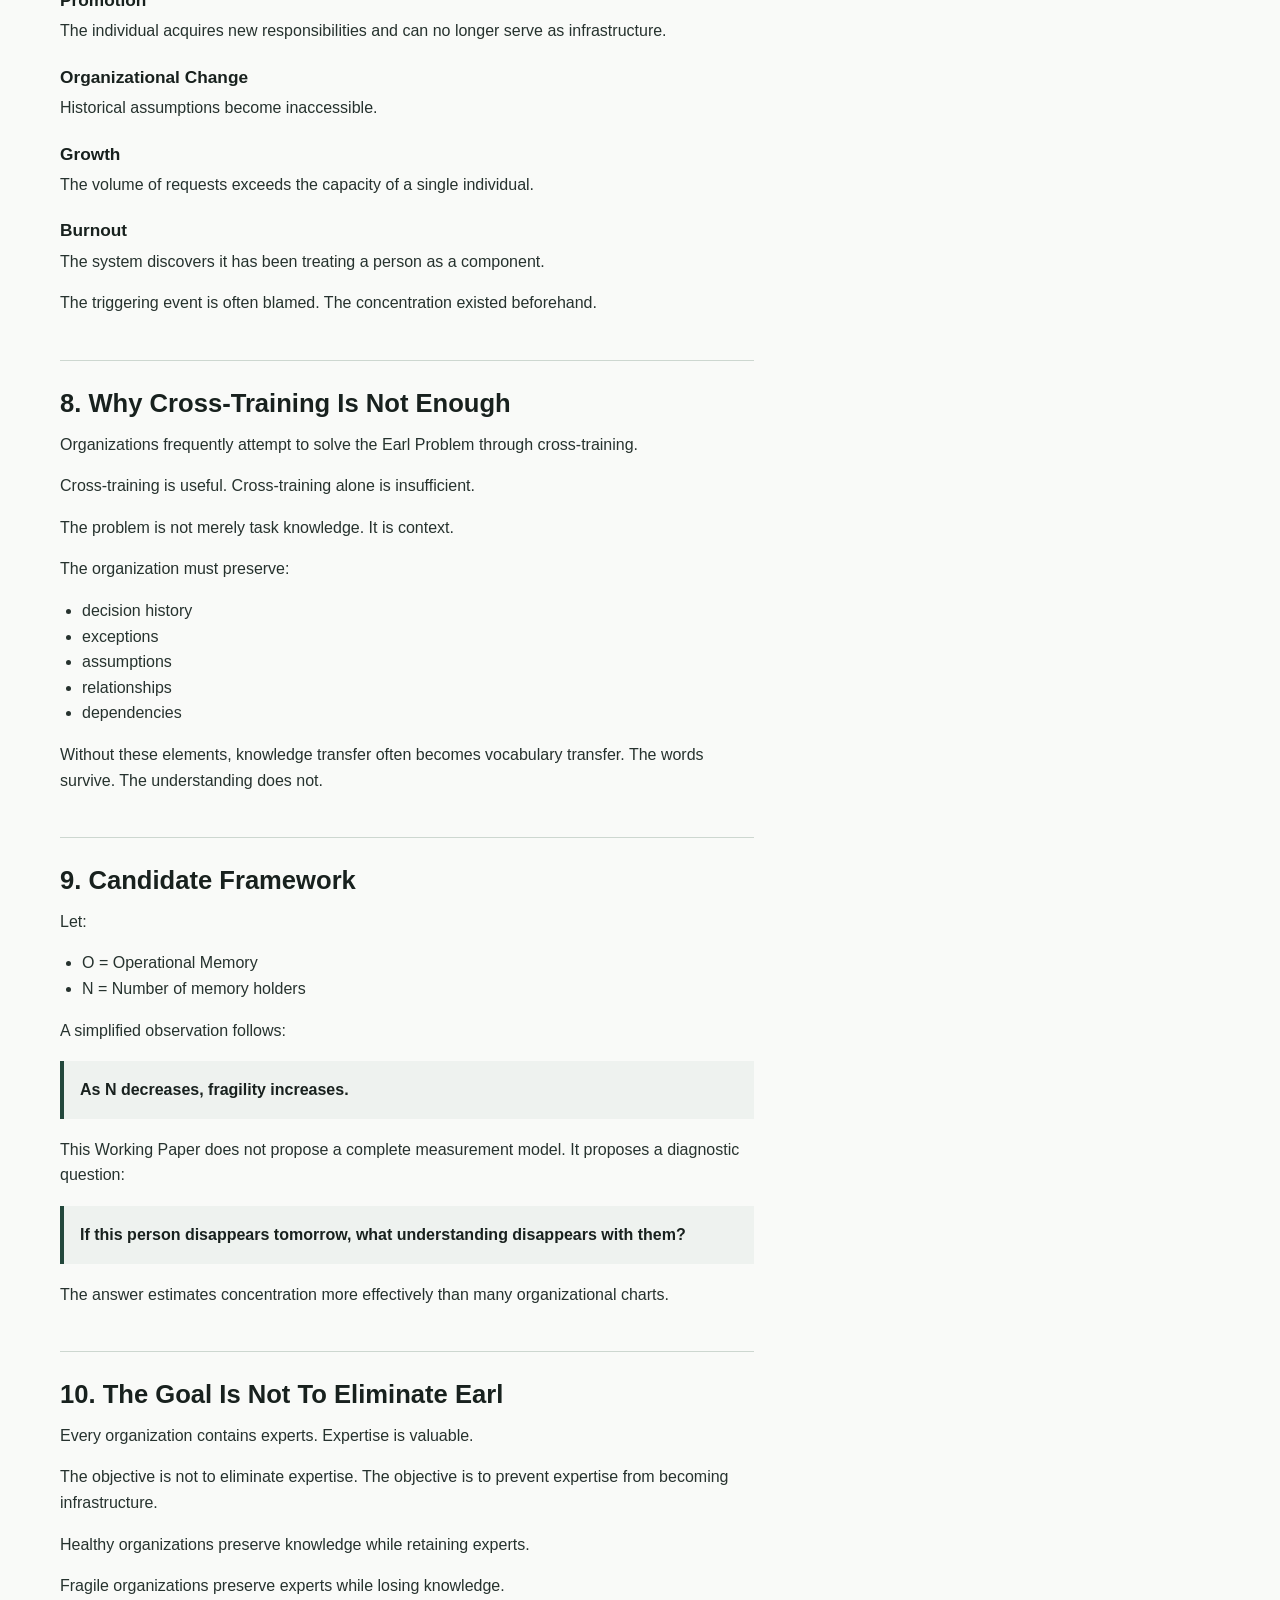
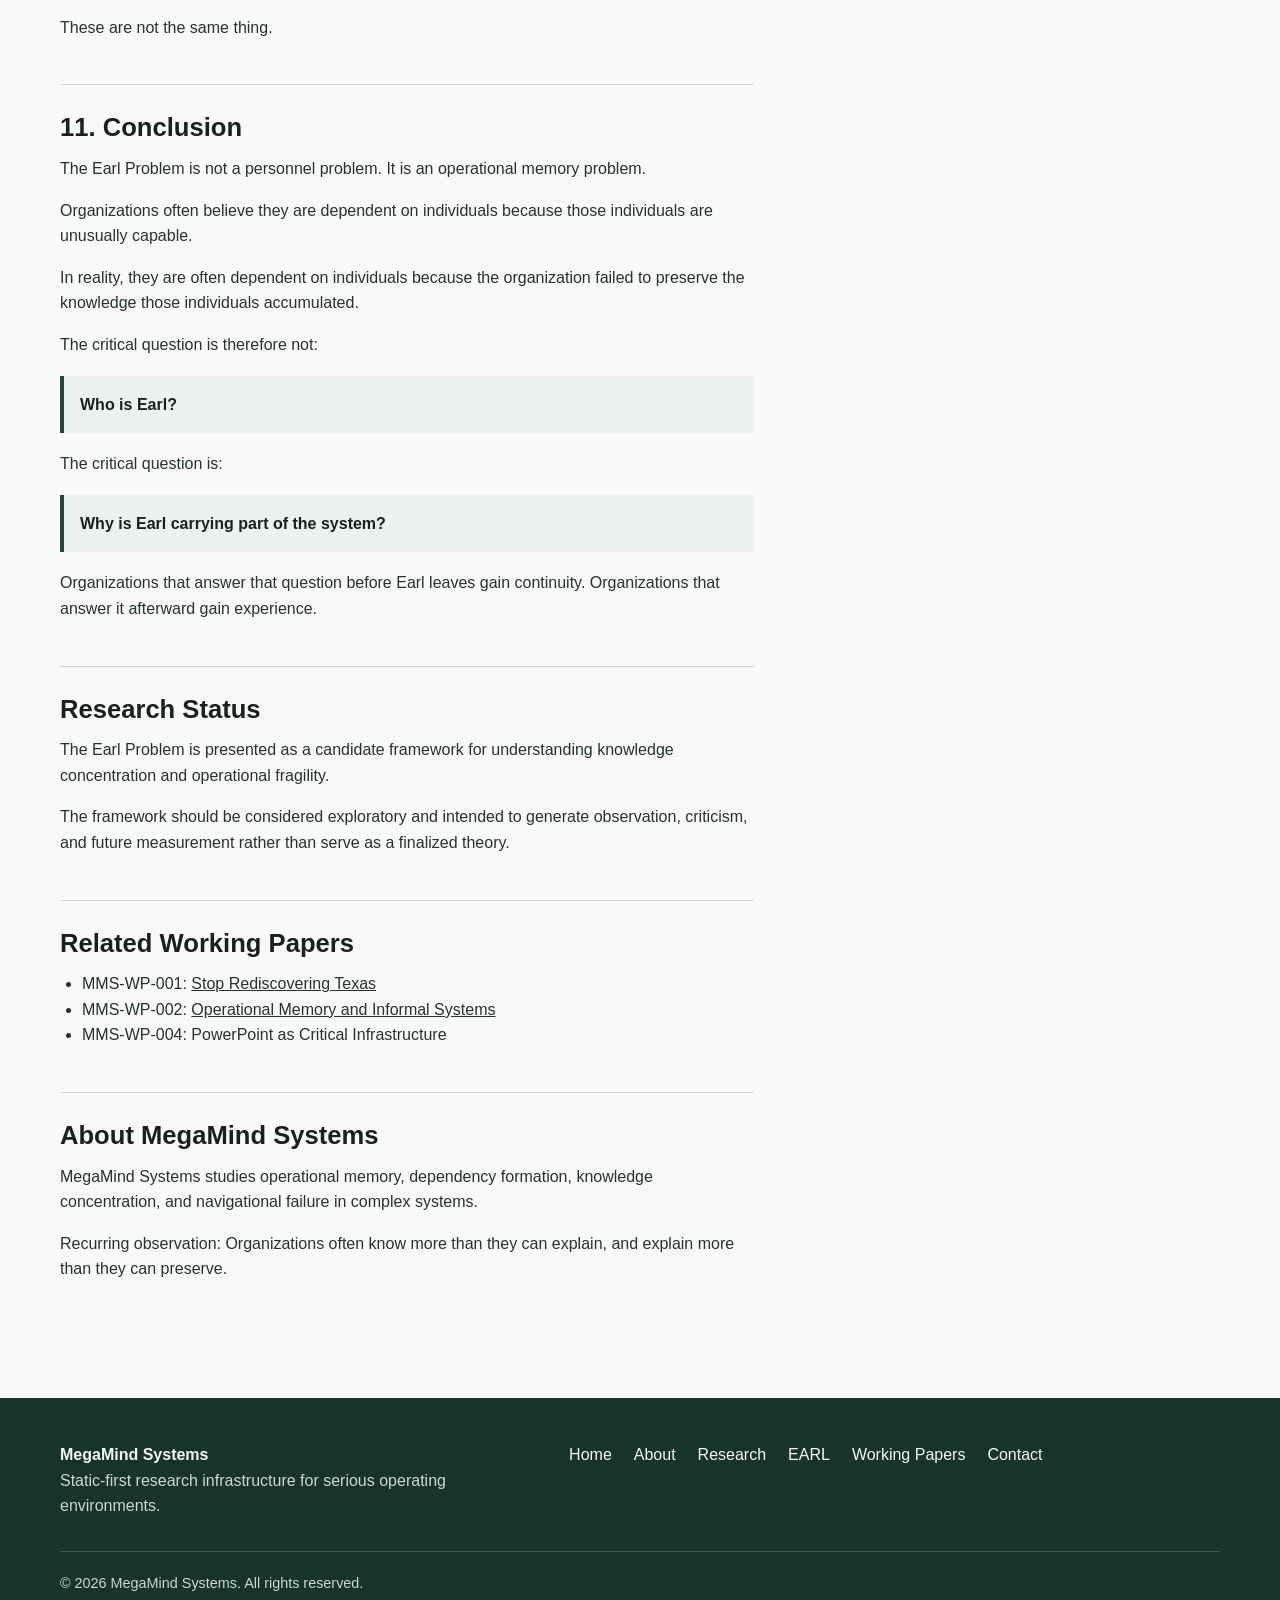
<file: earl-problem.html>
<!doctype html>
<html lang="en">
  <head>
    <meta charset="utf-8">
    <meta name="viewport" content="width=device-width, initial-scale=1">
    <title>The Earl Problem | MegaMind Systems</title>
    <meta name="description" content="MMS-WP-003: The Earl Problem, a MegaMind Systems Working Paper on knowledge concentration and operational fragility.">
    <link rel="canonical" href="https://mega-mind.systems/earl-problem.html">
    <link rel="icon" href="images/megamind-favicon.svg" type="image/svg+xml">
    <link rel="icon" href="images/favicon-32.png" sizes="32x32" type="image/png">
    <link rel="icon" href="images/favicon-16.png" sizes="16x16" type="image/png">
    <link rel="apple-touch-icon" href="images/apple-touch-icon.png">
    <meta property="og:type" content="article">
    <meta property="og:title" content="The Earl Problem | MegaMind Systems">
    <meta property="og:description" content="Knowledge Concentration and Operational Fragility.">
    <meta property="og:url" content="https://mega-mind.systems/earl-problem.html">
    <meta property="og:image" content="https://mega-mind.systems/images/og-megamind.webp">
    <meta name="twitter:card" content="summary_large_image">
    <meta name="twitter:title" content="The Earl Problem | MegaMind Systems">
    <meta name="twitter:description" content="Knowledge Concentration and Operational Fragility.">
    <meta name="twitter:image" content="https://mega-mind.systems/images/og-megamind.webp">
    <link rel="stylesheet" href="css/main.css">
    <script type="application/ld+json">
      {
        "@context": "https://schema.org",
        "@type": "ScholarlyArticle",
        "name": "The Earl Problem",
        "headline": "The Earl Problem",
        "alternativeHeadline": "Knowledge Concentration and Operational Fragility",
        "author": {
          "@type": "Person",
          "name": "Christopher Weedman"
        },
        "publisher": {
          "@type": "Organization",
          "name": "MegaMind Systems",
          "logo": "https://mega-mind.systems/images/logo-primary.webp"
        },
        "datePublished": "2026-06",
        "version": "1.0",
        "identifier": "MMS-WP-003",
        "url": "https://mega-mind.systems/earl-problem.html",
        "isBasedOn": "https://mega-mind.systems/operational-memory-and-informal-systems.html",
        "encoding": {
          "@type": "MediaObject",
          "contentUrl": "https://mega-mind.systems/papers/The%20Earl%20Problem.pdf",
          "encodingFormat": "application/pdf"
        }
      }
    </script>
  </head>
  <body>
    <a class="skip-link" href="#main">Skip to main content</a>
    <header class="site-header" data-header>
      <nav class="site-nav container" aria-label="Primary navigation">
        <a class="brand" href="index.html"><img class="brand-mark" src="images/logo-primary.webp" width="1536" height="1024" alt="" aria-hidden="true"><span class="brand-text">MegaMind Systems</span></a>
        <button class="nav-toggle" type="button" aria-expanded="false" aria-controls="primary-menu" data-nav-toggle><span class="nav-toggle-line"></span><span class="sr-only">Menu</span></button>
        <div class="nav-menu" id="primary-menu" data-nav-menu>
          <a href="about.html">About</a>
          <a href="research.html">Research</a>
          <a href="earl.html">EARL</a>
          <a href="papers.html">Working Papers</a>
          <a class="nav-cta" href="contact.html">Contact</a>
        </div>
      </nav>
    </header>
    <main id="main">
      <section class="publication-hero">
        <div class="container">
          <p class="eyebrow">MegaMind Working Papers | MMS-WP-003</p>
          <h1>The Earl Problem</h1>
          <p class="publication-subtitle">Knowledge Concentration and Operational Fragility</p>
          <div class="publication-actions" aria-label="Working Paper actions">
            <a class="button button-primary" href="#paper">Read Working Paper</a>
            <a class="button button-secondary" href="papers/The%20Earl%20Problem.pdf" download>Download PDF</a>
          </div>
        </div>
      </section>

      <div class="container publication-shell">
        <aside class="publication-sidebar" aria-label="Working Paper metadata">
          <div class="publication-meta">
            <dl>
              <div><dt>Document ID</dt><dd>MMS-WP-003</dd></div>
              <div><dt>Title</dt><dd>The Earl Problem</dd></div>
              <div><dt>Subtitle</dt><dd>Knowledge Concentration and Operational Fragility</dd></div>
              <div><dt>Author</dt><dd>Christopher Weedman</dd></div>
              <div><dt>Organization</dt><dd>MegaMind Systems<br>An Engineered Service of Evo Engineering</dd></div>
              <div><dt>Status</dt><dd>Published</dd></div>
              <div><dt>Working Paper Date</dt><dd>June 2026</dd></div>
              <div><dt>Version</dt><dd>1.0</dd></div>
            </dl>
          </div>
        </aside>

        <article class="publication-article" id="paper">
          <section id="abstract">
            <p class="section-label">Abstract</p>
            <p>Organizations frequently depend on individuals whose importance exceeds their formal role. These individuals often possess undocumented operational knowledge, historical context, exception handling logic, relationship networks, and decision rationale that cannot be reconstructed from official records alone.</p>
            <p>The organization may not recognize the dependency while the individual remains available. The dependency becomes visible only when the individual is absent.</p>
            <p>This Working Paper introduces the concept of The Earl Problem: the concentration of operational memory within a human node.</p>
            <p>The central claim is simple: The greatest operational risk is often not the loss of a system. It is the loss of the person who understands the system.</p>
          </section>

          <nav class="publication-toc" aria-label="Table of contents">
            <h2>Table of Contents</h2>
            <ol>
              <li><a href="#introduction">Introduction</a></li>
              <li><a href="#definition">Defining the Earl Problem</a></li>
              <li><a href="#memory">Relationship to Operational Memory</a></li>
              <li><a href="#created">How Earl Is Created</a></li>
              <li><a href="#indicators">Common Indicators</a></li>
              <li><a href="#functioning">The False Comfort of Functioning Systems</a></li>
              <li><a href="#failure-modes">Failure Modes</a></li>
              <li><a href="#cross-training">Why Cross-Training Is Not Enough</a></li>
              <li><a href="#framework">Candidate Framework</a></li>
              <li><a href="#goal">The Goal Is Not To Eliminate Earl</a></li>
              <li><a href="#conclusion">Conclusion</a></li>
              <li><a href="#research-status">Research Status</a></li>
              <li><a href="#related">Related Working Papers</a></li>
              <li><a href="#about">About MegaMind Systems</a></li>
            </ol>
          </nav>

          <section id="introduction">
            <h2>1. Introduction</h2>
            <p>Every organization eventually discovers Earl.</p>
            <p>Earl may not be named Earl.</p>
            <p>Earl may be:</p>
            <ul>
              <li>a supervisor</li>
              <li>a dispatcher</li>
              <li>an analyst</li>
              <li>a technician</li>
              <li>an administrator</li>
              <li>an engineer</li>
            </ul>
            <p>The title is not important. The function is.</p>
            <p>When something unusual happens, people ask: "Has anyone talked to Earl?"</p>
            <p>When a process fails, people ask: "Does Earl know how this works?"</p>
            <p>When a customer issue appears, people ask: "Can Earl take a look?"</p>
            <p>The organization interprets these interactions as evidence of expertise. They are actually evidence of dependency.</p>
          </section>

          <section id="definition">
            <h2>2. Defining the Earl Problem</h2>
            <p>The Earl Problem occurs when operational memory becomes concentrated within a specific individual.</p>
            <p>The concentration may occur gradually. No formal decision is required.</p>
            <p>Over time the individual becomes:</p>
            <ul>
              <li>the exception handler</li>
              <li>the institutional historian</li>
              <li>the relationship manager</li>
              <li>the translator between systems</li>
              <li>the owner of undocumented assumptions</li>
            </ul>
            <p>The individual becomes operational infrastructure. The organization continues describing them as an employee.</p>
          </section>

          <section id="memory">
            <h2>3. Relationship to Operational Memory</h2>
            <p>MMS-WP-002 introduced Operational Memory as a hidden organizational state. The Earl Problem emerges when Operational Memory becomes concentrated rather than distributed.</p>
            <p>The problem is not knowledge. The problem is location.</p>
            <p>An organization may possess substantial operational memory while remaining highly fragile if that memory resides inside a small number of individuals.</p>
            <p>The risk is concentration, not capability.</p>
          </section>

          <section id="created">
            <h2>4. How Earl Is Created</h2>
            <p>Organizations rarely create Earl intentionally.</p>
            <p>Earl emerges through success.</p>
            <p>The process is usually:</p>
            <ol>
              <li>A problem appears.</li>
              <li>Someone solves it.</li>
              <li>The problem appears again.</li>
              <li>The same person solves it faster.</li>
              <li>Documentation is postponed.</li>
              <li>The organization becomes dependent.</li>
            </ol>
            <p>The individual is rewarded for competence. The dependency is rarely measured.</p>
            <p>Eventually the person becomes the shortest path through complexity. The organization begins routing work through them.</p>
          </section>

          <section id="indicators">
            <h2>5. Common Indicators</h2>
            <p>Several recurring signals suggest that Earl is forming.</p>
            <h3>Vacation Risk</h3>
            <p>Operations slow when a specific individual is unavailable.</p>
            <h3>Meeting Summoning</h3>
            <p>Progress accelerates when a particular person enters the room.</p>
            <h3>Documentation Drift</h3>
            <p>Documentation exists but does not answer practical questions.</p>
            <h3>Exception Ownership</h3>
            <p>One individual becomes responsible for handling all unusual situations.</p>
            <h3>Historical Translation</h3>
            <p>The person is repeatedly required to explain why decisions were originally made.</p>
            <p>Each indicator reflects operational memory accumulating faster than the organization can preserve it.</p>
          </section>

          <section id="functioning">
            <h2>6. The False Comfort of Functioning Systems</h2>
            <p>One of the most dangerous properties of the Earl Problem is that the system continues working.</p>
            <p>In many cases it works exceptionally well. This creates the illusion that no problem exists.</p>
            <p>Performance hides concentration.</p>
            <p>The organization sees:</p>
            <ul>
              <li>responsiveness</li>
              <li>reliability</li>
              <li>expertise</li>
            </ul>
            <p>It does not see:</p>
            <ul>
              <li>fragility</li>
              <li>dependency</li>
              <li>concentration risk</li>
            </ul>
            <p>The system appears healthy because Earl remains present.</p>
          </section>

          <section id="failure-modes">
            <h2>7. Failure Modes</h2>
            <p>The Earl Problem usually reveals itself through ordinary events.</p>
            <p>Examples include:</p>
            <h3>Retirement</h3>
            <p>Knowledge leaves faster than documentation appears.</p>
            <h3>Promotion</h3>
            <p>The individual acquires new responsibilities and can no longer serve as infrastructure.</p>
            <h3>Organizational Change</h3>
            <p>Historical assumptions become inaccessible.</p>
            <h3>Growth</h3>
            <p>The volume of requests exceeds the capacity of a single individual.</p>
            <h3>Burnout</h3>
            <p>The system discovers it has been treating a person as a component.</p>
            <p>The triggering event is often blamed. The concentration existed beforehand.</p>
          </section>

          <section id="cross-training">
            <h2>8. Why Cross-Training Is Not Enough</h2>
            <p>Organizations frequently attempt to solve the Earl Problem through cross-training.</p>
            <p>Cross-training is useful. Cross-training alone is insufficient.</p>
            <p>The problem is not merely task knowledge. It is context.</p>
            <p>The organization must preserve:</p>
            <ul>
              <li>decision history</li>
              <li>exceptions</li>
              <li>assumptions</li>
              <li>relationships</li>
              <li>dependencies</li>
            </ul>
            <p>Without these elements, knowledge transfer often becomes vocabulary transfer. The words survive. The understanding does not.</p>
          </section>

          <section id="framework">
            <h2>9. Candidate Framework</h2>
            <p>Let:</p>
            <ul>
              <li>O = Operational Memory</li>
              <li>N = Number of memory holders</li>
            </ul>
            <p>A simplified observation follows:</p>
            <div class="formula-block">As N decreases, fragility increases.</div>
            <p>This Working Paper does not propose a complete measurement model. It proposes a diagnostic question:</p>
            <div class="formula-block">If this person disappears tomorrow, what understanding disappears with them?</div>
            <p>The answer estimates concentration more effectively than many organizational charts.</p>
          </section>

          <section id="goal">
            <h2>10. The Goal Is Not To Eliminate Earl</h2>
            <p>Every organization contains experts. Expertise is valuable.</p>
            <p>The objective is not to eliminate expertise. The objective is to prevent expertise from becoming infrastructure.</p>
            <p>Healthy organizations preserve knowledge while retaining experts.</p>
            <p>Fragile organizations preserve experts while losing knowledge.</p>
            <p>These are not the same thing.</p>
          </section>

          <section id="conclusion">
            <h2>11. Conclusion</h2>
            <p>The Earl Problem is not a personnel problem. It is an operational memory problem.</p>
            <p>Organizations often believe they are dependent on individuals because those individuals are unusually capable.</p>
            <p>In reality, they are often dependent on individuals because the organization failed to preserve the knowledge those individuals accumulated.</p>
            <p>The critical question is therefore not:</p>
            <div class="formula-block">Who is Earl?</div>
            <p>The critical question is:</p>
            <div class="formula-block">Why is Earl carrying part of the system?</div>
            <p>Organizations that answer that question before Earl leaves gain continuity. Organizations that answer it afterward gain experience.</p>
          </section>

          <section id="research-status">
            <h2>Research Status</h2>
            <p>The Earl Problem is presented as a candidate framework for understanding knowledge concentration and operational fragility.</p>
            <p>The framework should be considered exploratory and intended to generate observation, criticism, and future measurement rather than serve as a finalized theory.</p>
          </section>

          <section id="related">
            <h2>Related Working Papers</h2>
            <ul>
              <li>MMS-WP-001: <a href="stop-rediscovering-texas.html">Stop Rediscovering Texas</a></li>
              <li>MMS-WP-002: <a href="operational-memory-and-informal-systems.html">Operational Memory and Informal Systems</a></li>
              <li>MMS-WP-004: PowerPoint as Critical Infrastructure</li>
            </ul>
          </section>

          <section id="about">
            <h2>About MegaMind Systems</h2>
            <p>MegaMind Systems studies operational memory, dependency formation, knowledge concentration, and navigational failure in complex systems.</p>
            <p>Recurring observation: Organizations often know more than they can explain, and explain more than they can preserve.</p>
          </section>
        </article>
      </div>
    </main>
    <footer class="site-footer">
      <div class="container footer-grid"><div><strong>MegaMind Systems</strong><p>Static-first research infrastructure for serious operating environments.</p></div><nav aria-label="Footer navigation">
          <a href="index.html">Home</a>
          <a href="about.html">About</a>
          <a href="research.html">Research</a>
          <a href="earl.html">EARL</a>
          <a href="papers.html">Working Papers</a>
          <a href="contact.html">Contact</a>
        </nav></div>
      <div class="container footer-bottom"><span>&copy; <span data-year>2026</span> MegaMind Systems. All rights reserved.</span></div>
    </footer>
    <script src="js/site.js" defer></script>
  </body>
</html>
</file>
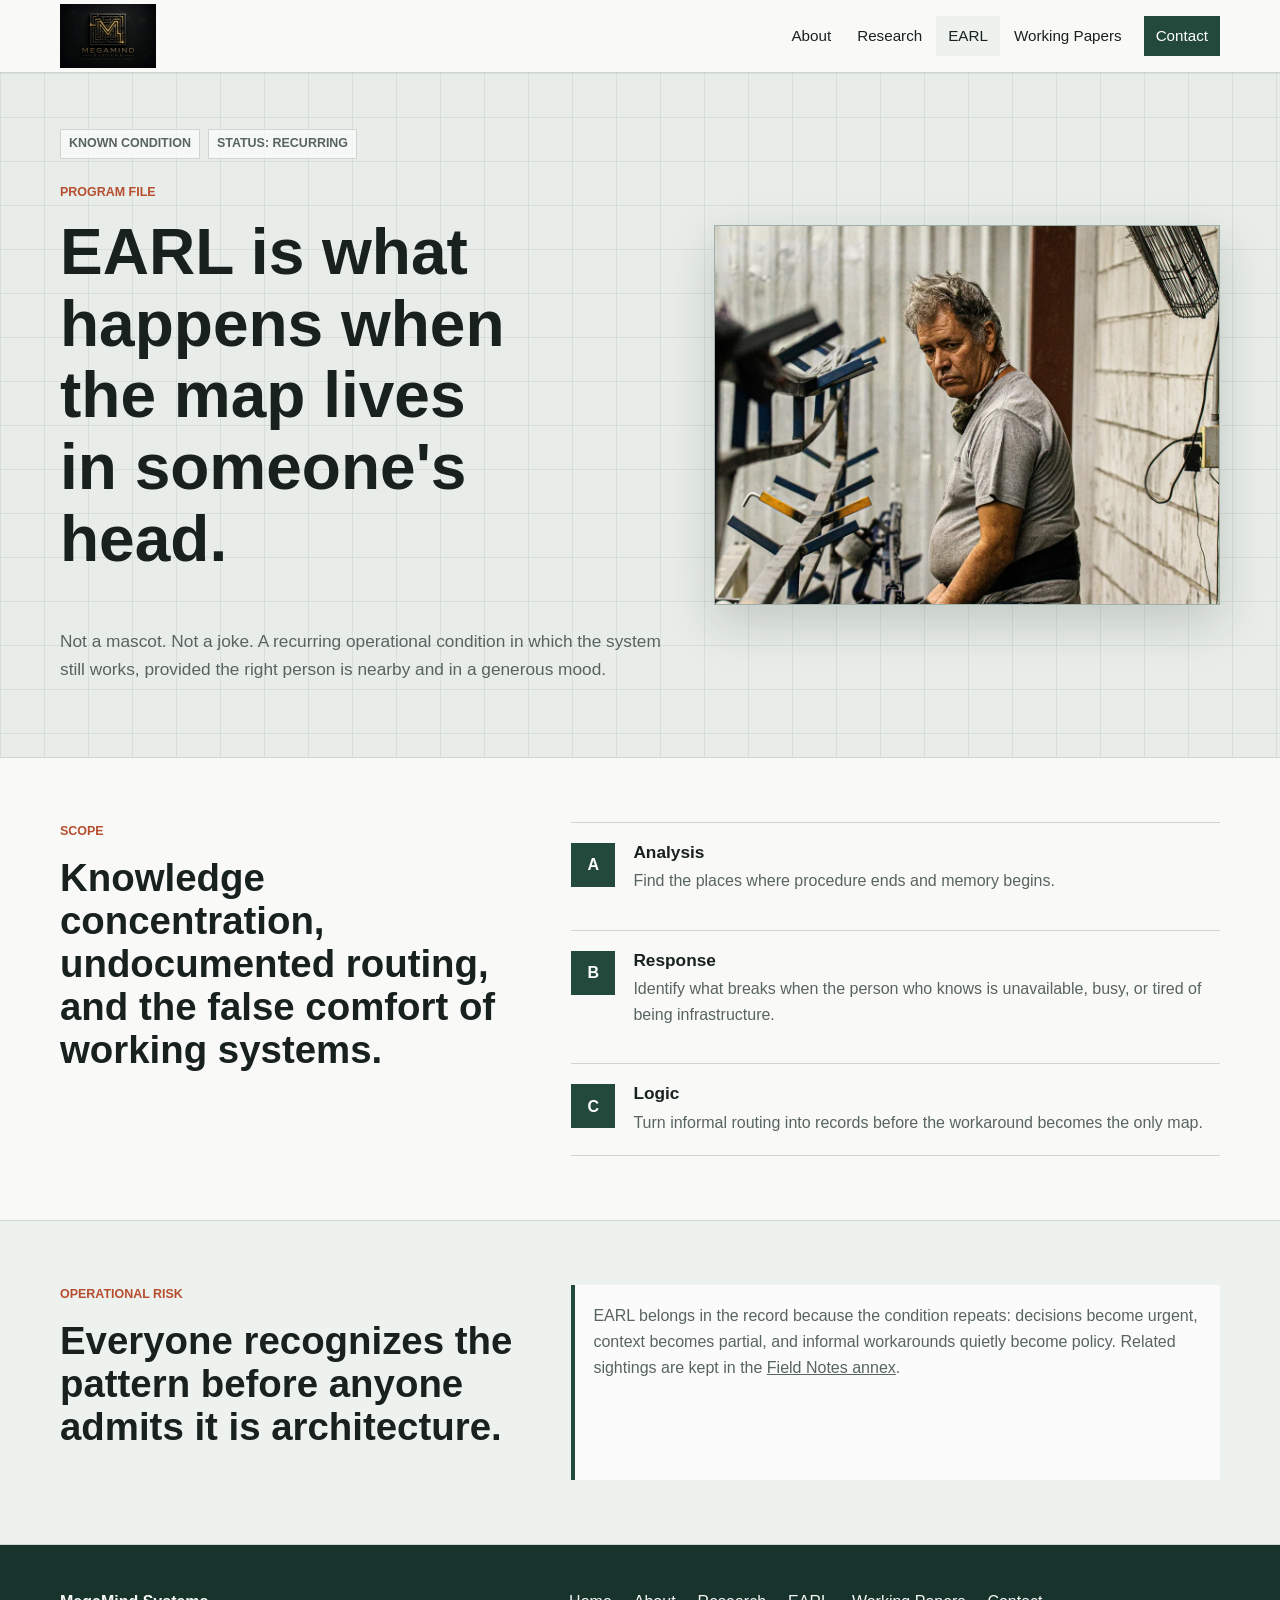
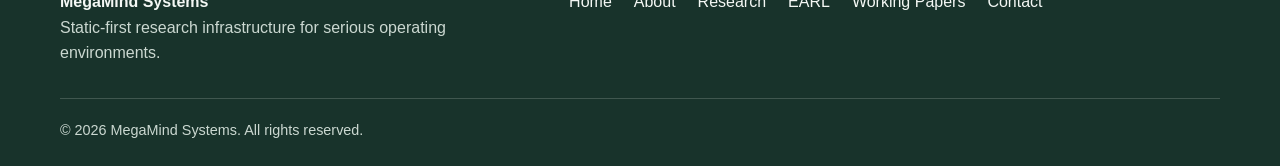
<file: earl.html>
<!doctype html>
<html lang="en">
  <head>
    <meta charset="utf-8">
    <meta name="viewport" content="width=device-width, initial-scale=1">
    <title>EARL | MegaMind Systems</title>
    <meta name="description" content="EARL is a MegaMind Systems research placeholder for emergency analysis, response logic, and operational decision support.">
    <link rel="canonical" href="https://mega-mind.systems/earl.html">
    <link rel="icon" href="images/megamind-favicon.svg" type="image/svg+xml">
    <link rel="icon" href="images/favicon-32.png" sizes="32x32" type="image/png">
    <link rel="icon" href="images/favicon-16.png" sizes="16x16" type="image/png">
    <link rel="apple-touch-icon" href="images/apple-touch-icon.png">
    <meta property="og:type" content="website">
    <meta property="og:title" content="EARL | MegaMind Systems">
    <meta property="og:description" content="Emergency analysis and response logic research structure.">
    <meta property="og:url" content="https://mega-mind.systems/earl.html">
    <meta property="og:image" content="https://mega-mind.systems/images/og-megamind.webp">
    <meta name="twitter:card" content="summary_large_image">
    <meta name="twitter:title" content="EARL | MegaMind Systems">
    <meta name="twitter:description" content="Emergency analysis and response logic research structure.">
    <meta name="twitter:image" content="https://mega-mind.systems/images/og-megamind.webp">
    <link rel="stylesheet" href="css/main.css">
    <script type="application/ld+json">
      {
        "@context": "https://schema.org",
        "@type": "TechArticle",
        "headline": "EARL",
        "url": "https://mega-mind.systems/earl.html",
        "description": "A MegaMind Systems research placeholder for emergency analysis and response logic."
      }
    </script>
  </head>
  <body>
    <a class="skip-link" href="#main">Skip to main content</a>
    <header class="site-header" data-header>
      <nav class="site-nav container" aria-label="Primary navigation">
        <a class="brand" href="index.html"><img class="brand-mark" src="images/logo-primary.webp" width="1536" height="1024" alt="" aria-hidden="true"><span class="brand-text">MegaMind Systems</span></a>
        <button class="nav-toggle" type="button" aria-expanded="false" aria-controls="primary-menu" data-nav-toggle><span class="nav-toggle-line"></span><span class="sr-only">Menu</span></button>
        <div class="nav-menu" id="primary-menu" data-nav-menu>
          <a href="about.html">About</a>
          <a href="research.html">Research</a>
          <a aria-current="page" href="earl.html">EARL</a>
          <a href="papers.html">Working Papers</a>
          <a class="nav-cta" href="contact.html">Contact</a>
        </div>
      </nav>
    </header>
    <main id="main">
      <section class="hero hero-compact hero-atmospheric hero-phenomenon">
        <div class="container hero-grid">
          <div class="hero-copy">
            <div class="briefing-strip" aria-label="EARL status">
              <span>Known Condition</span>
              <span>Status: Recurring</span>
            </div>
            <p class="eyebrow">Program file</p>
            <h1>EARL is what happens when the map lives in someone's head.</h1>
            <p class="hero-lede">Not a mascot. Not a joke. A recurring operational condition in which the system still works, provided the right person is nearby and in a generous mood.</p>
          </div>
          <figure class="hero-media"><img src="images/earl-hero.webp" width="1067" height="1600" alt="Placeholder image of an emergency operations console"></figure>
        </div>
      </section>
      <section class="section">
        <div class="container split">
          <div>
            <p class="eyebrow">Scope</p>
            <h2>Knowledge concentration, undocumented routing, and the false comfort of working systems.</h2>
          </div>
          <div class="stack">
            <article class="feature-row"><span class="feature-code">A</span><div><h3>Analysis</h3><p>Find the places where procedure ends and memory begins.</p></div></article>
            <article class="feature-row"><span class="feature-code">B</span><div><h3>Response</h3><p>Identify what breaks when the person who knows is unavailable, busy, or tired of being infrastructure.</p></div></article>
            <article class="feature-row"><span class="feature-code">C</span><div><h3>Logic</h3><p>Turn informal routing into records before the workaround becomes the only map.</p></div></article>
          </div>
        </div>
      </section>
      <section class="section section-muted">
        <div class="container split">
          <div>
            <p class="eyebrow">Operational risk</p>
            <h2>Everyone recognizes the pattern before anyone admits it is architecture.</h2>
          </div>
          <div class="dossier-note">
            <p>EARL belongs in the record because the condition repeats: decisions become urgent, context becomes partial, and informal workarounds quietly become policy. Related sightings are kept in the <a href="field-notes.html">Field Notes annex</a>.</p>
          </div>
        </div>
      </section>
    </main>
    <footer class="site-footer">
      <div class="container footer-grid"><div><strong>MegaMind Systems</strong><p>Static-first research infrastructure for serious operating environments.</p></div><nav aria-label="Footer navigation">
          <a href="index.html">Home</a>
          <a href="about.html">About</a>
          <a href="research.html">Research</a>
          <a href="earl.html">EARL</a>
          <a href="papers.html">Working Papers</a>
          <a href="contact.html">Contact</a>
        </nav></div>
      <div class="container footer-bottom"><span>&copy; <span data-year>2026</span> MegaMind Systems. All rights reserved.</span></div>
    </footer>
    <script src="js/site.js" defer></script>
  </body>
</html>
</file>
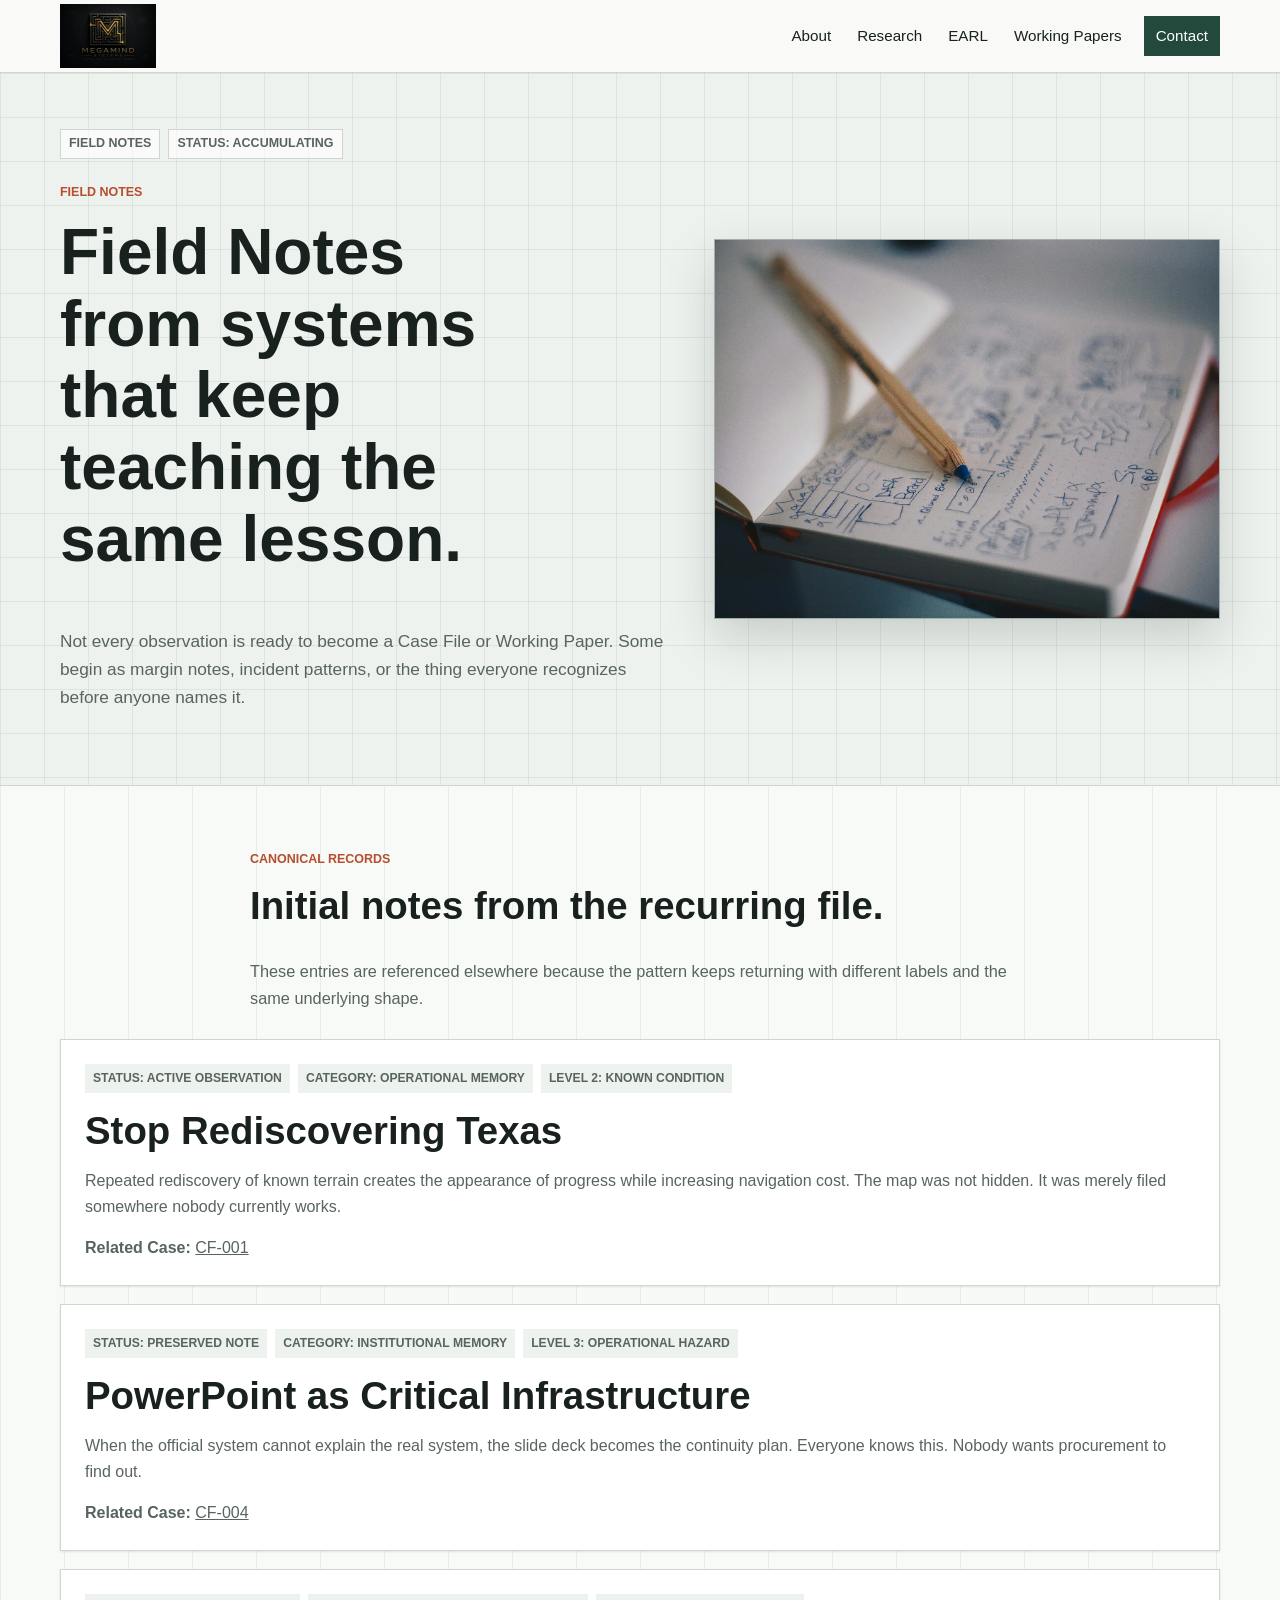
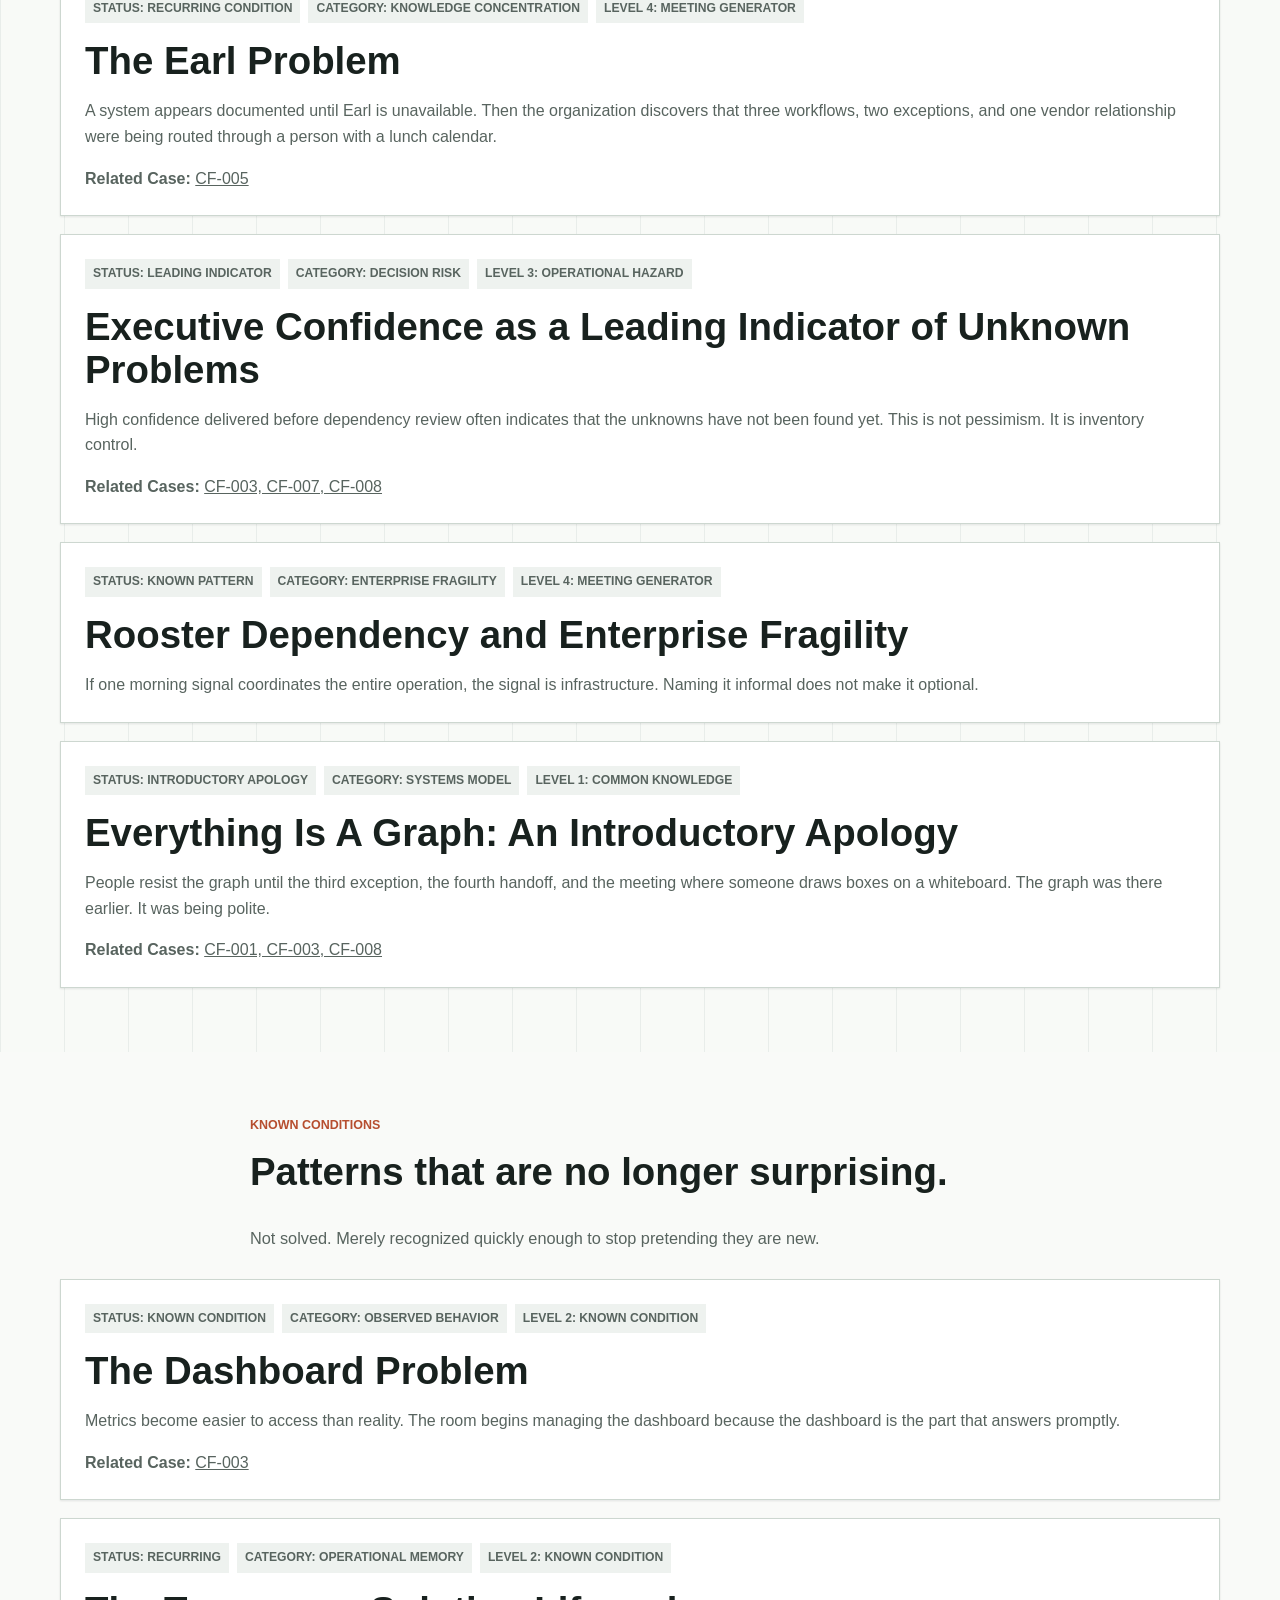
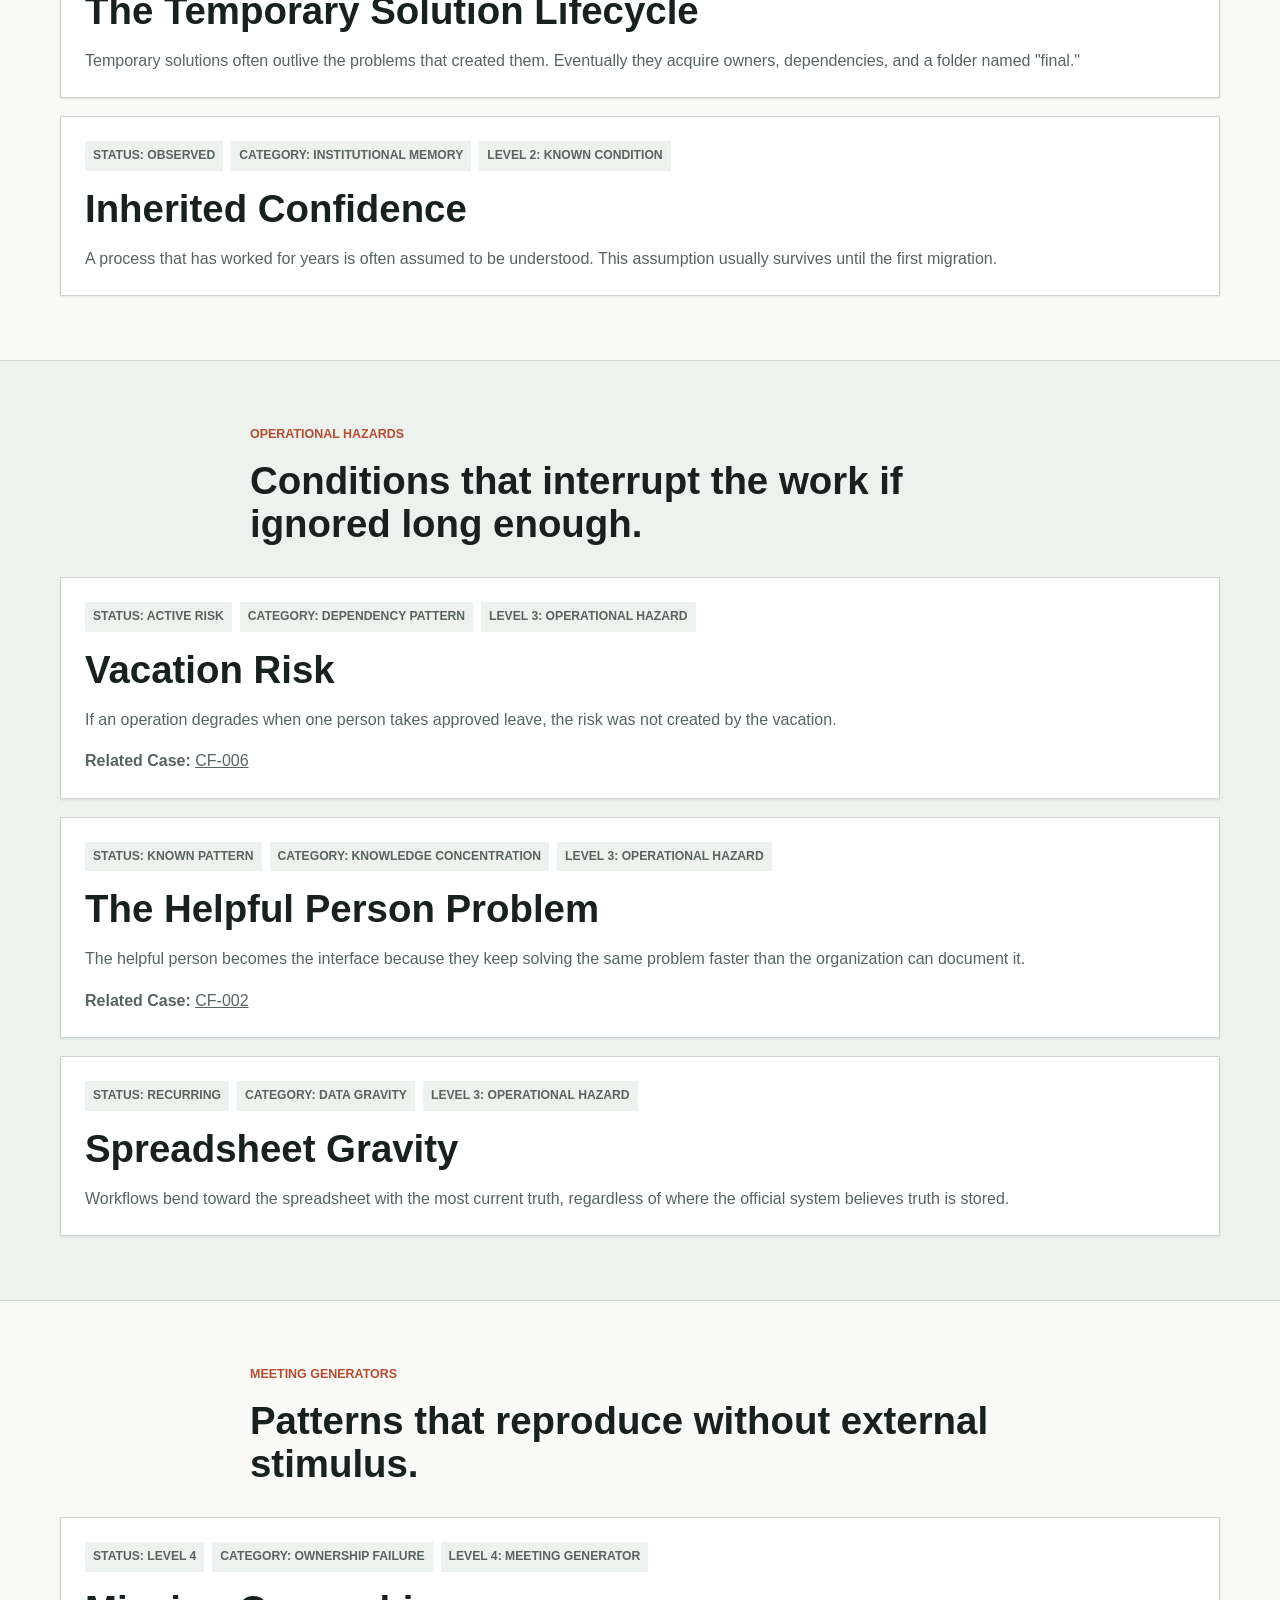
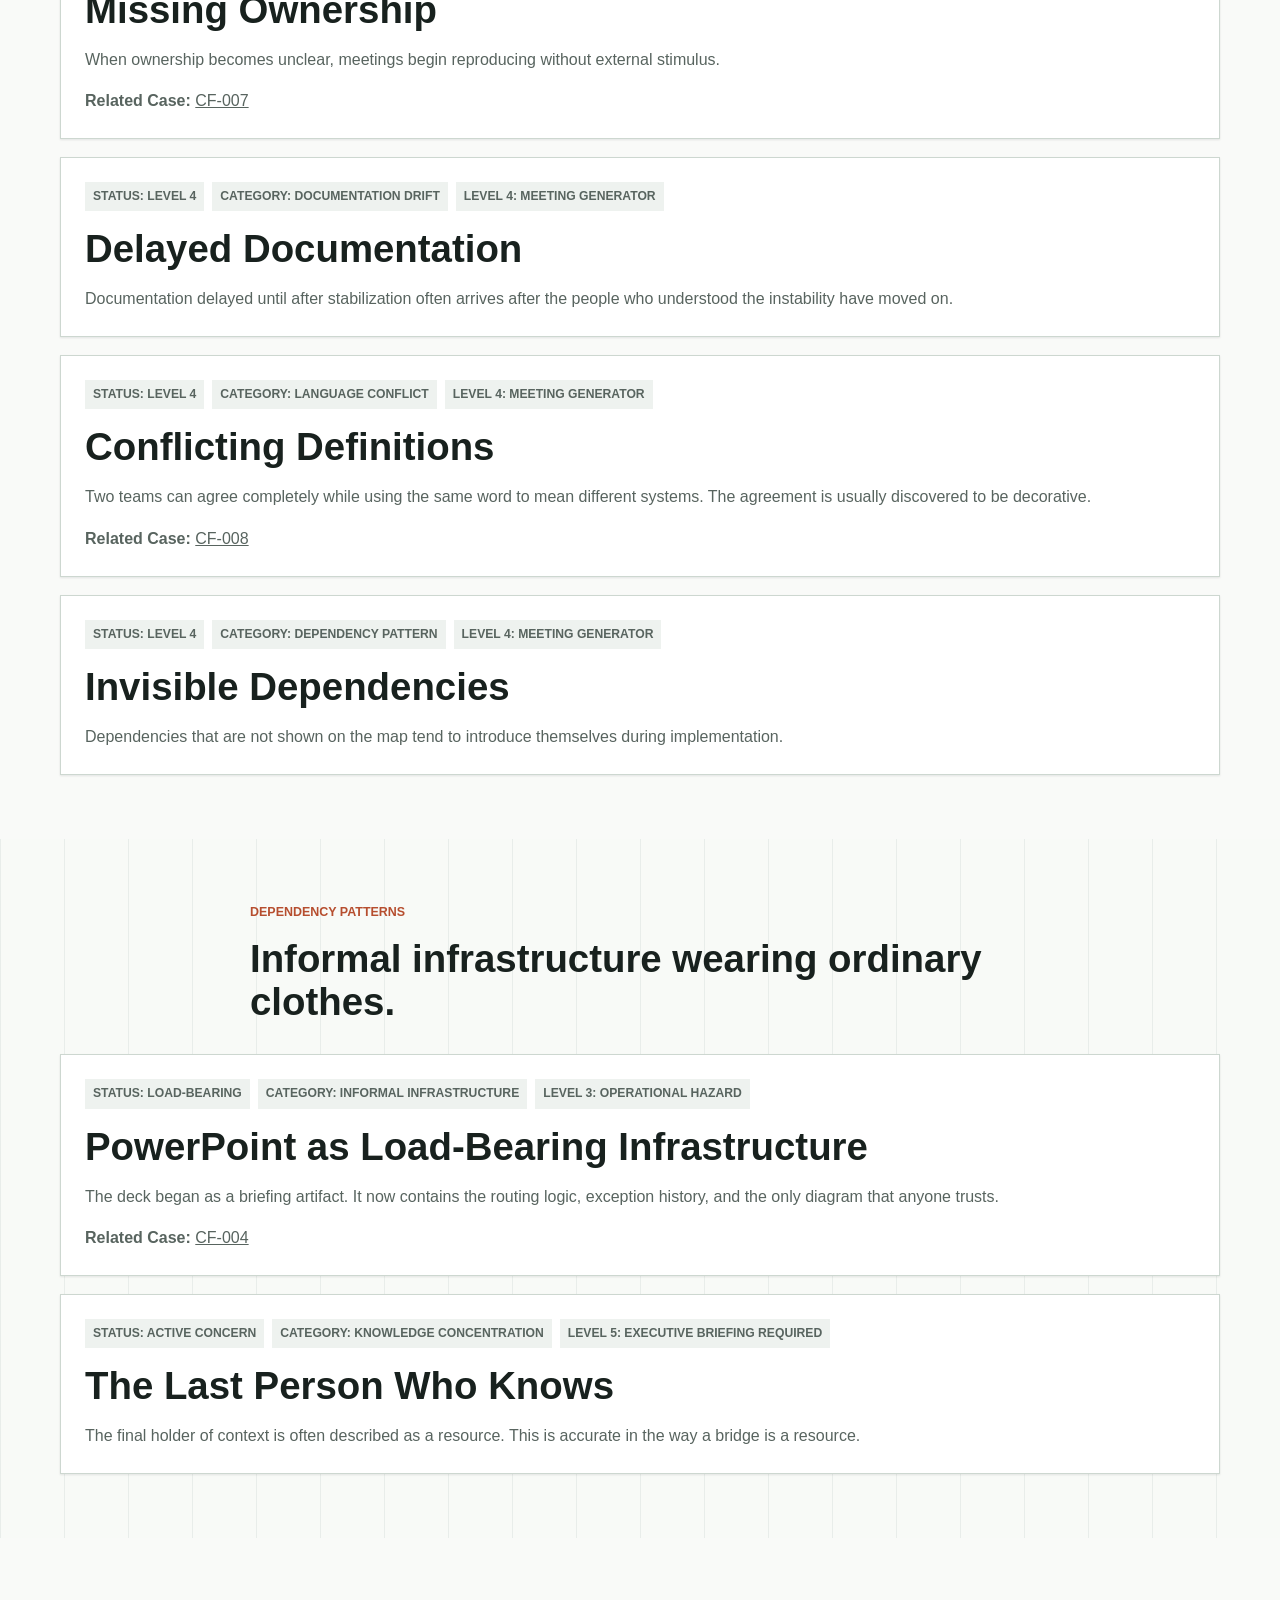
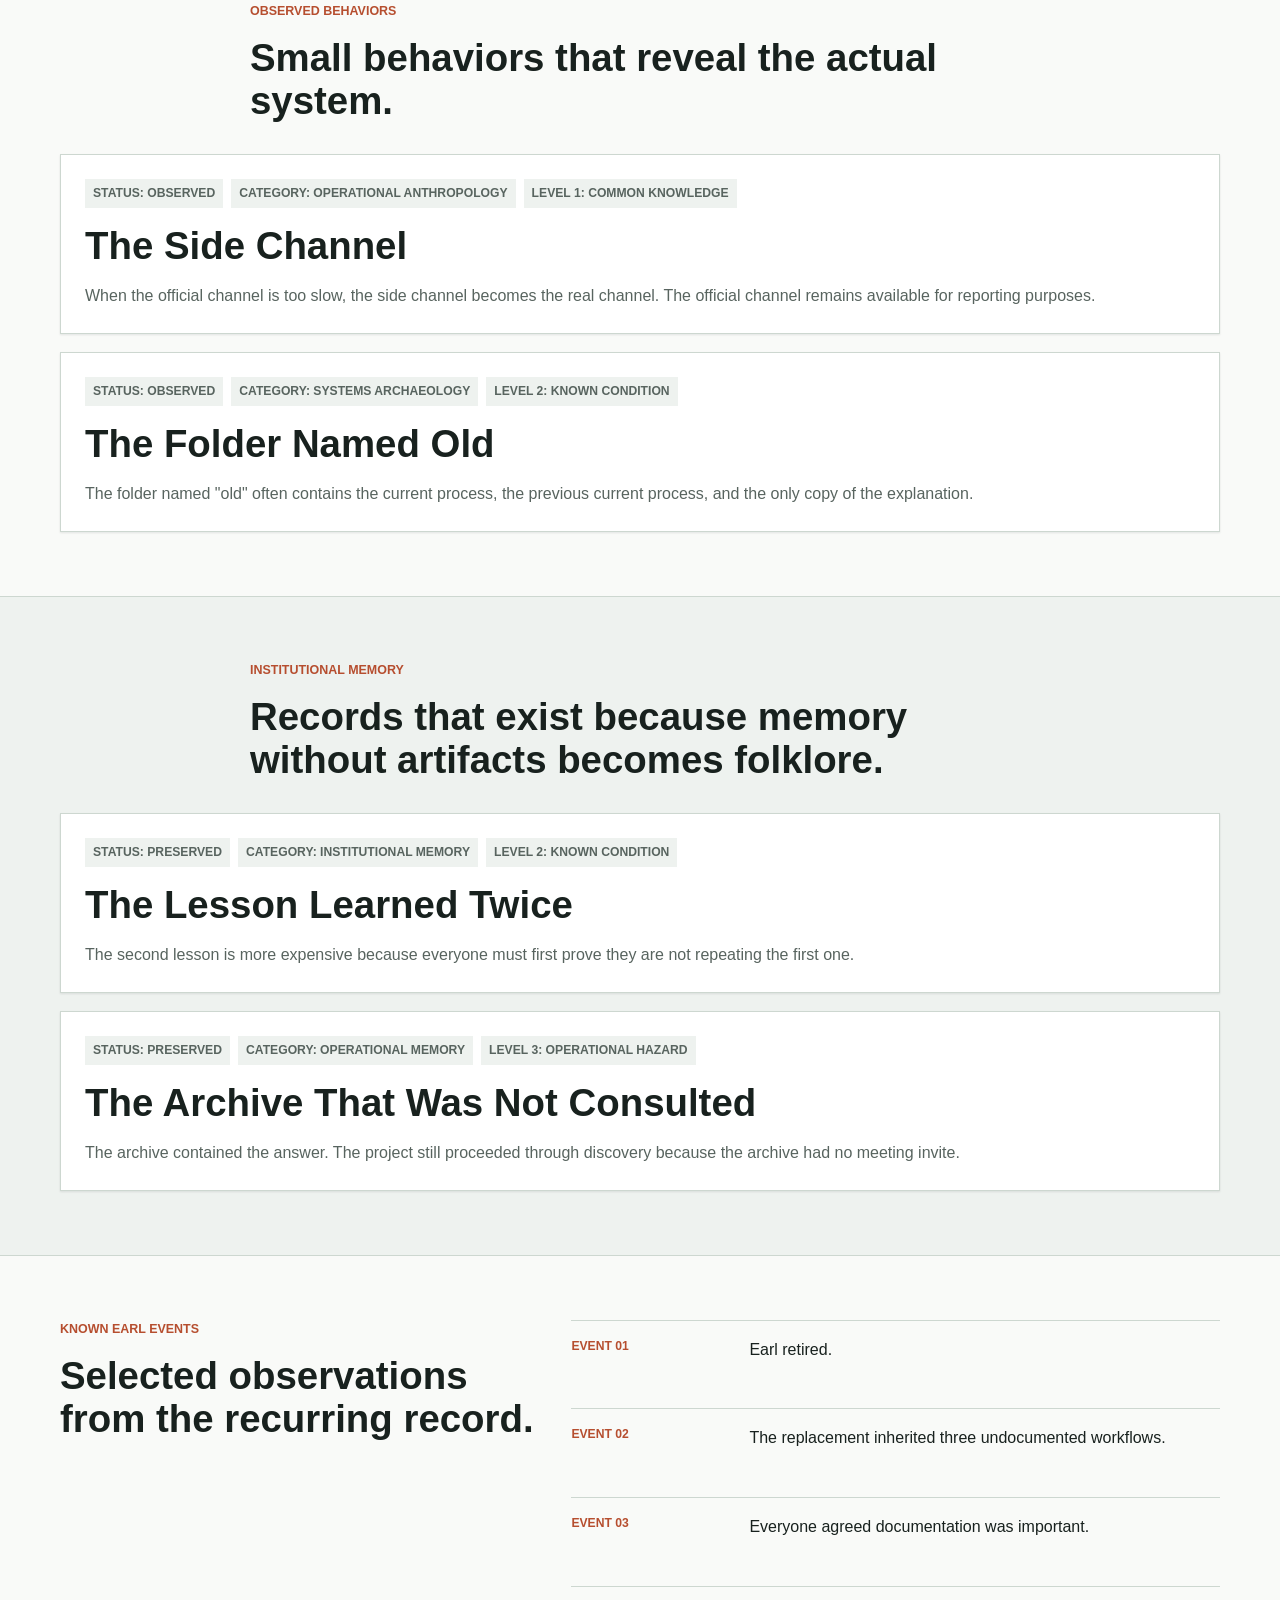
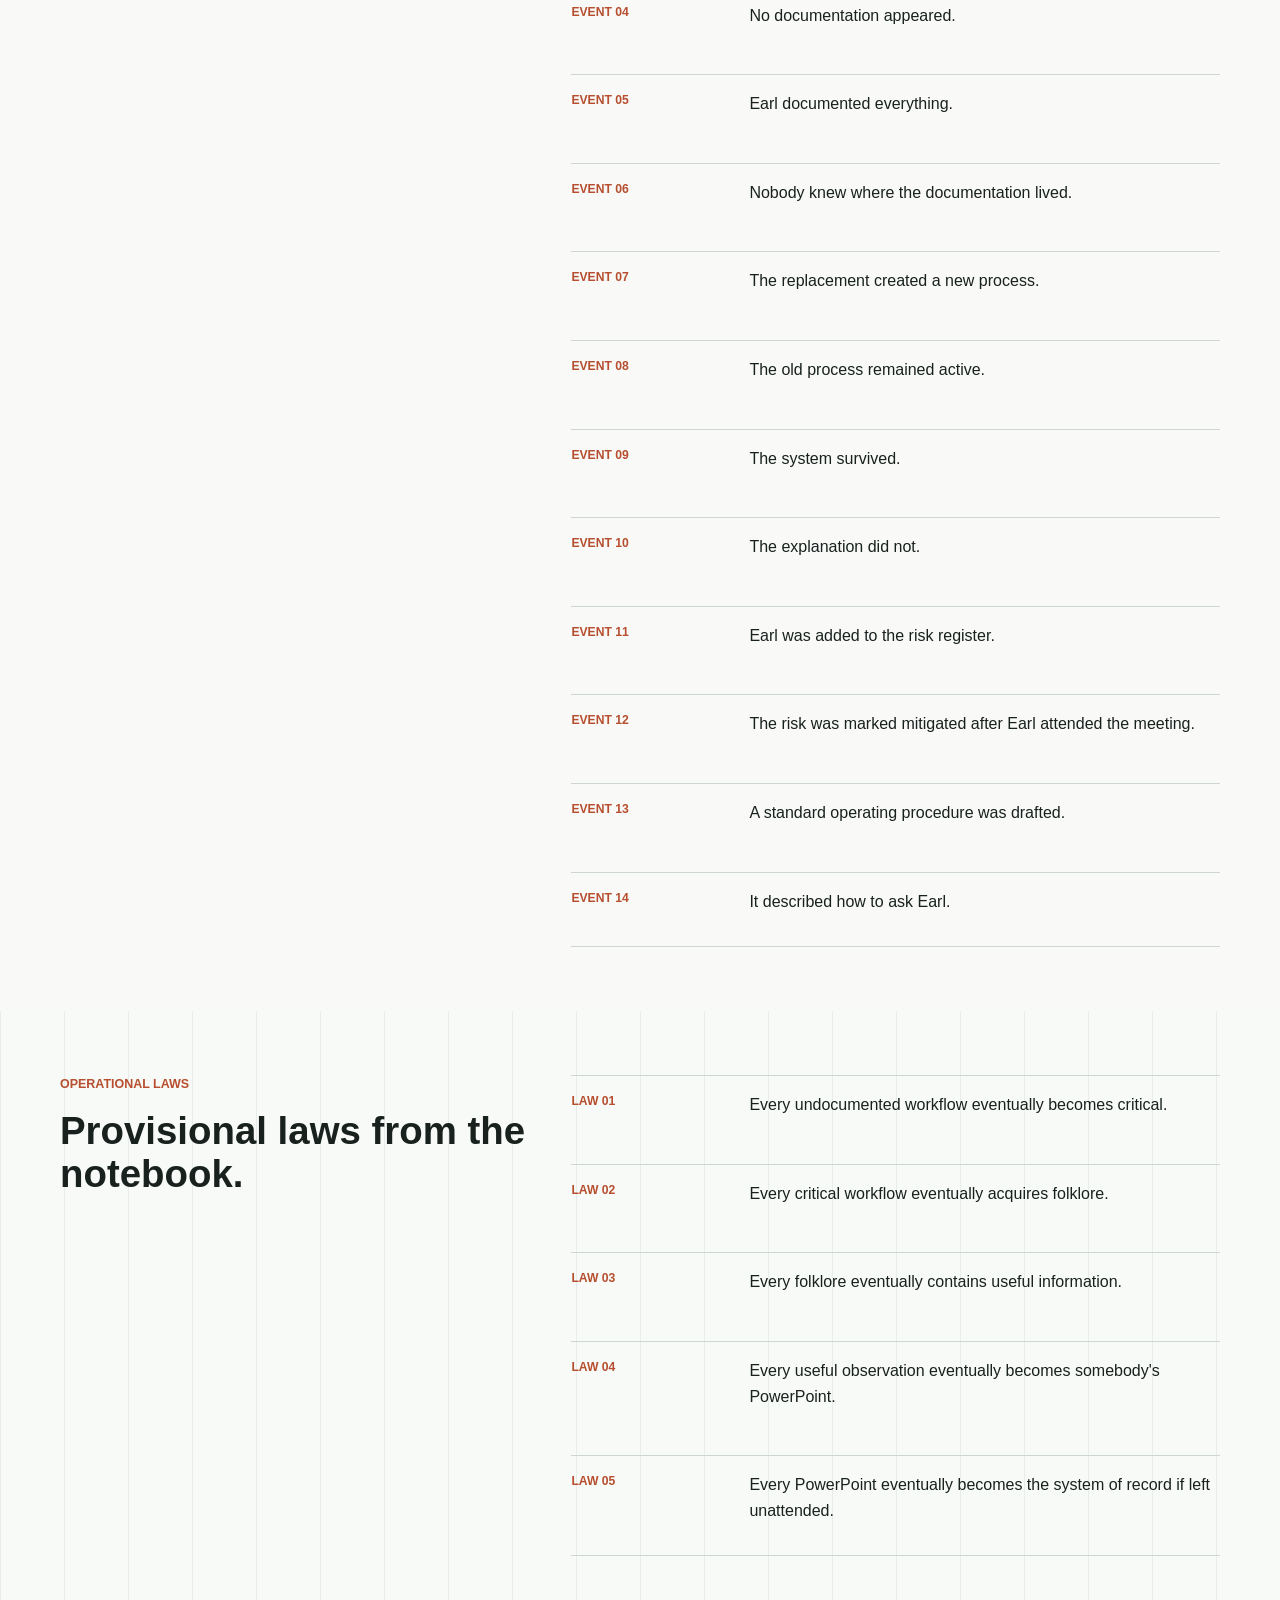
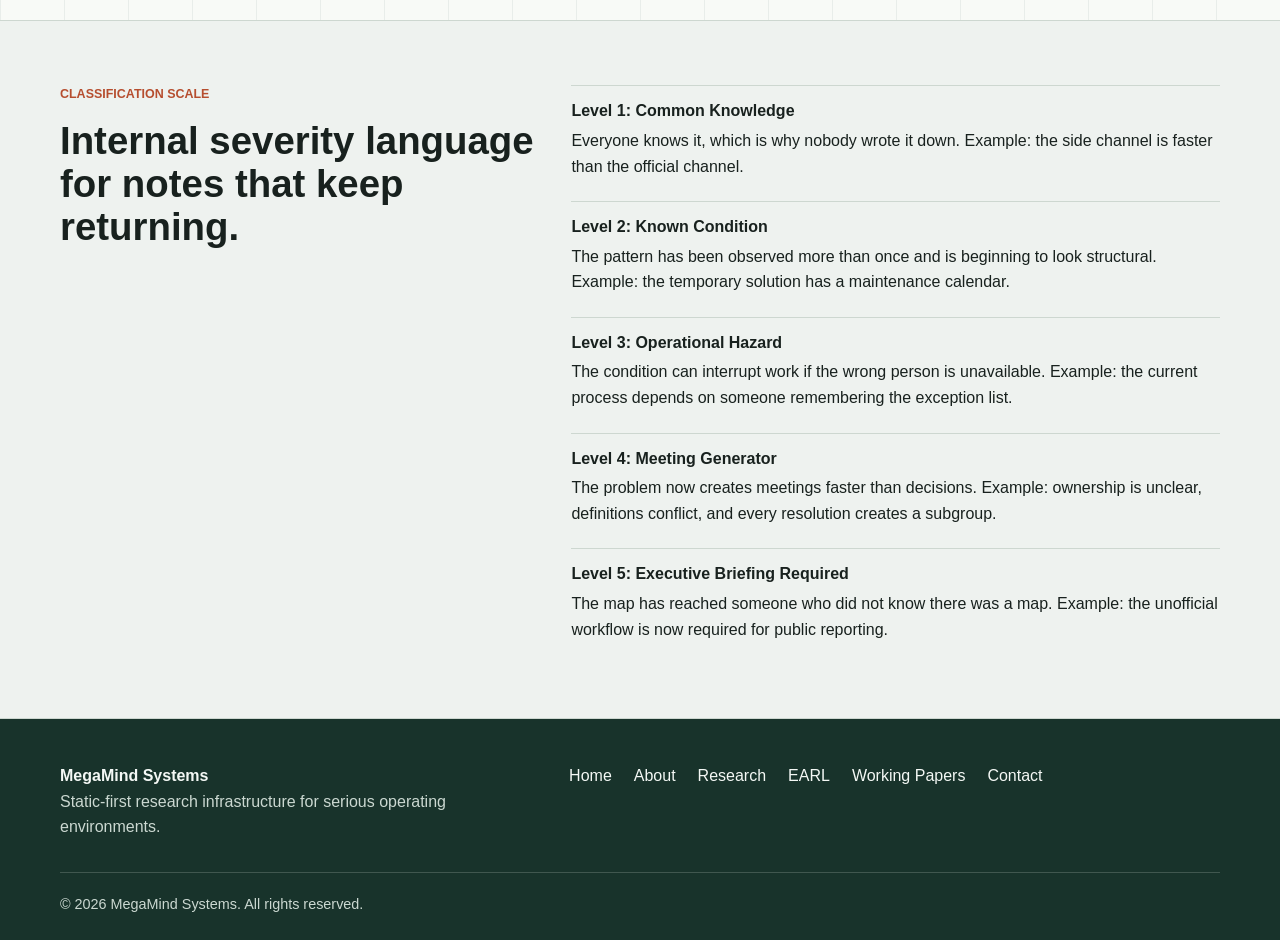
<file: field-notes.html>
<!doctype html>
<html lang="en">
  <head>
    <meta charset="utf-8">
    <meta name="viewport" content="width=device-width, initial-scale=1">
    <title>Field Notes | MegaMind Systems</title>
    <meta name="description" content="MegaMind Field Notes on operational memory, recurring patterns, and known conditions.">
    <link rel="canonical" href="https://mega-mind.systems/field-notes.html">
    <link rel="icon" href="images/megamind-favicon.svg" type="image/svg+xml">
    <link rel="icon" href="images/favicon-32.png" sizes="32x32" type="image/png">
    <link rel="icon" href="images/favicon-16.png" sizes="16x16" type="image/png">
    <link rel="apple-touch-icon" href="images/apple-touch-icon.png">
    <meta property="og:type" content="website">
    <meta property="og:title" content="Field Notes | MegaMind Systems">
    <meta property="og:description" content="Field Notes from systems that keep teaching the same lesson.">
    <meta property="og:url" content="https://mega-mind.systems/field-notes.html">
    <meta property="og:image" content="https://mega-mind.systems/images/og-megamind.webp">
    <meta name="twitter:card" content="summary_large_image">
    <meta name="twitter:title" content="Field Notes | MegaMind Systems">
    <meta name="twitter:description" content="Field Notes from systems that keep teaching the same lesson.">
    <meta name="twitter:image" content="https://mega-mind.systems/images/og-megamind.webp">
    <link rel="stylesheet" href="css/main.css">
    <script type="application/ld+json">
      {
        "@context": "https://schema.org",
        "@type": "CollectionPage",
        "name": "MegaMind Systems Field Notes",
        "url": "https://mega-mind.systems/field-notes.html",
        "about": ["operational memory", "known conditions", "systems research"]
      }
    </script>
  </head>
  <body>
    <a class="skip-link" href="#main">Skip to main content</a>
    <header class="site-header" data-header>
      <nav class="site-nav container" aria-label="Primary navigation">
        <a class="brand" href="index.html"><img class="brand-mark" src="images/logo-primary.webp" width="1536" height="1024" alt="" aria-hidden="true"><span class="brand-text">MegaMind Systems</span></a>
        <button class="nav-toggle" type="button" aria-expanded="false" aria-controls="primary-menu" data-nav-toggle><span class="nav-toggle-line"></span><span class="sr-only">Menu</span></button>
        <div class="nav-menu" id="primary-menu" data-nav-menu>
          <a href="about.html">About</a>
          <a href="research.html">Research</a>
          <a href="earl.html">EARL</a>
          <a href="papers.html">Working Papers</a>
          <a class="nav-cta" href="contact.html">Contact</a>
        </div>
      </nav>
    </header>
    <main id="main">
      <section class="hero hero-compact hero-atmospheric hero-field">
        <div class="container hero-grid">
          <div class="hero-copy">
            <div class="briefing-strip" aria-label="Field Notes status">
              <span>Field Notes</span>
              <span>Status: Accumulating</span>
            </div>
            <p class="eyebrow">Field Notes</p>
            <h1>Field Notes from systems that keep teaching the same lesson.</h1>
            <p class="hero-lede">Not every observation is ready to become a Case File or Working Paper. Some begin as margin notes, incident patterns, or the thing everyone recognizes before anyone names it.</p>
          </div>
          <figure class="hero-media"><img src="images/research-hero.webp" width="1600" height="1067" alt="Research archive Field Notes"></figure>
        </div>
      </section>

      <section class="section section-archive">
        <div class="container section-header">
          <p class="eyebrow">Canonical records</p>
          <h2>Initial notes from the recurring file.</h2>
          <p>These entries are referenced elsewhere because the pattern keeps returning with different labels and the same underlying shape.</p>
        </div>
        <div class="container note-list" aria-label="MegaMind Field Notes">
          <article class="note-card">
            <div class="note-meta"><span>Status: Active Observation</span><span>Category: Operational Memory</span><span>Level 2: Known Condition</span></div>
            <h2>Stop Rediscovering Texas</h2>
            <p>Repeated rediscovery of known terrain creates the appearance of progress while increasing navigation cost. The map was not hidden. It was merely filed somewhere nobody currently works.</p>
            <p><strong>Related Case:</strong> <a href="case-files.html">CF-001</a></p>
          </article>

          <article class="note-card">
            <div class="note-meta"><span>Status: Preserved Note</span><span>Category: Institutional Memory</span><span>Level 3: Operational Hazard</span></div>
            <h2>PowerPoint as Critical Infrastructure</h2>
            <p>When the official system cannot explain the real system, the slide deck becomes the continuity plan. Everyone knows this. Nobody wants procurement to find out.</p>
            <p><strong>Related Case:</strong> <a href="case-files.html">CF-004</a></p>
          </article>

          <article class="note-card">
            <div class="note-meta"><span>Status: Recurring Condition</span><span>Category: Knowledge Concentration</span><span>Level 4: Meeting Generator</span></div>
            <h2>The Earl Problem</h2>
            <p>A system appears documented until Earl is unavailable. Then the organization discovers that three workflows, two exceptions, and one vendor relationship were being routed through a person with a lunch calendar.</p>
            <p><strong>Related Case:</strong> <a href="case-files.html">CF-005</a></p>
          </article>

          <article class="note-card">
            <div class="note-meta"><span>Status: Leading Indicator</span><span>Category: Decision Risk</span><span>Level 3: Operational Hazard</span></div>
            <h2>Executive Confidence as a Leading Indicator of Unknown Problems</h2>
            <p>High confidence delivered before dependency review often indicates that the unknowns have not been found yet. This is not pessimism. It is inventory control.</p>
            <p><strong>Related Cases:</strong> <a href="case-files.html">CF-003, CF-007, CF-008</a></p>
          </article>

          <article class="note-card">
            <div class="note-meta"><span>Status: Known Pattern</span><span>Category: Enterprise Fragility</span><span>Level 4: Meeting Generator</span></div>
            <h2>Rooster Dependency and Enterprise Fragility</h2>
            <p>If one morning signal coordinates the entire operation, the signal is infrastructure. Naming it informal does not make it optional.</p>
          </article>

          <article class="note-card">
            <div class="note-meta"><span>Status: Introductory Apology</span><span>Category: Systems Model</span><span>Level 1: Common Knowledge</span></div>
            <h2>Everything Is A Graph: An Introductory Apology</h2>
            <p>People resist the graph until the third exception, the fourth handoff, and the meeting where someone draws boxes on a whiteboard. The graph was there earlier. It was being polite.</p>
            <p><strong>Related Cases:</strong> <a href="case-files.html">CF-001, CF-003, CF-008</a></p>
          </article>
        </div>
      </section>

      <section class="section">
        <div class="container section-header">
          <p class="eyebrow">Known Conditions</p>
          <h2>Patterns that are no longer surprising.</h2>
          <p>Not solved. Merely recognized quickly enough to stop pretending they are new.</p>
        </div>
        <div class="container note-list">
          <article class="note-card">
            <div class="note-meta"><span>Status: Known Condition</span><span>Category: Observed Behavior</span><span>Level 2: Known Condition</span></div>
            <h2>The Dashboard Problem</h2>
            <p>Metrics become easier to access than reality. The room begins managing the dashboard because the dashboard is the part that answers promptly.</p>
            <p><strong>Related Case:</strong> <a href="case-files.html">CF-003</a></p>
          </article>

          <article class="note-card">
            <div class="note-meta"><span>Status: Recurring</span><span>Category: Operational Memory</span><span>Level 2: Known Condition</span></div>
            <h2>The Temporary Solution Lifecycle</h2>
            <p>Temporary solutions often outlive the problems that created them. Eventually they acquire owners, dependencies, and a folder named "final."</p>
          </article>

          <article class="note-card">
            <div class="note-meta"><span>Status: Observed</span><span>Category: Institutional Memory</span><span>Level 2: Known Condition</span></div>
            <h2>Inherited Confidence</h2>
            <p>A process that has worked for years is often assumed to be understood. This assumption usually survives until the first migration.</p>
          </article>
        </div>
      </section>

      <section class="section section-muted">
        <div class="container section-header">
          <p class="eyebrow">Operational Hazards</p>
          <h2>Conditions that interrupt the work if ignored long enough.</h2>
        </div>
        <div class="container note-list">
          <article class="note-card">
            <div class="note-meta"><span>Status: Active Risk</span><span>Category: Dependency Pattern</span><span>Level 3: Operational Hazard</span></div>
            <h2>Vacation Risk</h2>
            <p>If an operation degrades when one person takes approved leave, the risk was not created by the vacation.</p>
            <p><strong>Related Case:</strong> <a href="case-files.html">CF-006</a></p>
          </article>

          <article class="note-card">
            <div class="note-meta"><span>Status: Known Pattern</span><span>Category: Knowledge Concentration</span><span>Level 3: Operational Hazard</span></div>
            <h2>The Helpful Person Problem</h2>
            <p>The helpful person becomes the interface because they keep solving the same problem faster than the organization can document it.</p>
            <p><strong>Related Case:</strong> <a href="case-files.html">CF-002</a></p>
          </article>

          <article class="note-card">
            <div class="note-meta"><span>Status: Recurring</span><span>Category: Data Gravity</span><span>Level 3: Operational Hazard</span></div>
            <h2>Spreadsheet Gravity</h2>
            <p>Workflows bend toward the spreadsheet with the most current truth, regardless of where the official system believes truth is stored.</p>
          </article>
        </div>
      </section>

      <section class="section">
        <div class="container section-header">
          <p class="eyebrow">Meeting Generators</p>
          <h2>Patterns that reproduce without external stimulus.</h2>
        </div>
        <div class="container note-list">
          <article class="note-card">
            <div class="note-meta"><span>Status: Level 4</span><span>Category: Ownership Failure</span><span>Level 4: Meeting Generator</span></div>
            <h2>Missing Ownership</h2>
            <p>When ownership becomes unclear, meetings begin reproducing without external stimulus.</p>
            <p><strong>Related Case:</strong> <a href="case-files.html">CF-007</a></p>
          </article>

          <article class="note-card">
            <div class="note-meta"><span>Status: Level 4</span><span>Category: Documentation Drift</span><span>Level 4: Meeting Generator</span></div>
            <h2>Delayed Documentation</h2>
            <p>Documentation delayed until after stabilization often arrives after the people who understood the instability have moved on.</p>
          </article>

          <article class="note-card">
            <div class="note-meta"><span>Status: Level 4</span><span>Category: Language Conflict</span><span>Level 4: Meeting Generator</span></div>
            <h2>Conflicting Definitions</h2>
            <p>Two teams can agree completely while using the same word to mean different systems. The agreement is usually discovered to be decorative.</p>
            <p><strong>Related Case:</strong> <a href="case-files.html">CF-008</a></p>
          </article>

          <article class="note-card">
            <div class="note-meta"><span>Status: Level 4</span><span>Category: Dependency Pattern</span><span>Level 4: Meeting Generator</span></div>
            <h2>Invisible Dependencies</h2>
            <p>Dependencies that are not shown on the map tend to introduce themselves during implementation.</p>
          </article>
        </div>
      </section>

      <section class="section section-archive">
        <div class="container section-header">
          <p class="eyebrow">Dependency Patterns</p>
          <h2>Informal infrastructure wearing ordinary clothes.</h2>
        </div>
        <div class="container note-list">
          <article class="note-card">
            <div class="note-meta"><span>Status: Load-Bearing</span><span>Category: Informal Infrastructure</span><span>Level 3: Operational Hazard</span></div>
            <h2>PowerPoint as Load-Bearing Infrastructure</h2>
            <p>The deck began as a briefing artifact. It now contains the routing logic, exception history, and the only diagram that anyone trusts.</p>
            <p><strong>Related Case:</strong> <a href="case-files.html">CF-004</a></p>
          </article>

          <article class="note-card">
            <div class="note-meta"><span>Status: Active Concern</span><span>Category: Knowledge Concentration</span><span>Level 5: Executive Briefing Required</span></div>
            <h2>The Last Person Who Knows</h2>
            <p>The final holder of context is often described as a resource. This is accurate in the way a bridge is a resource.</p>
          </article>
        </div>
      </section>

      <section class="section">
        <div class="container section-header">
          <p class="eyebrow">Observed Behaviors</p>
          <h2>Small behaviors that reveal the actual system.</h2>
        </div>
        <div class="container note-list">
          <article class="note-card">
            <div class="note-meta"><span>Status: Observed</span><span>Category: Operational Anthropology</span><span>Level 1: Common Knowledge</span></div>
            <h2>The Side Channel</h2>
            <p>When the official channel is too slow, the side channel becomes the real channel. The official channel remains available for reporting purposes.</p>
          </article>

          <article class="note-card">
            <div class="note-meta"><span>Status: Observed</span><span>Category: Systems Archaeology</span><span>Level 2: Known Condition</span></div>
            <h2>The Folder Named Old</h2>
            <p>The folder named "old" often contains the current process, the previous current process, and the only copy of the explanation.</p>
          </article>
        </div>
      </section>

      <section class="section section-muted">
        <div class="container section-header">
          <p class="eyebrow">Institutional Memory</p>
          <h2>Records that exist because memory without artifacts becomes folklore.</h2>
        </div>
        <div class="container note-list">
          <article class="note-card">
            <div class="note-meta"><span>Status: Preserved</span><span>Category: Institutional Memory</span><span>Level 2: Known Condition</span></div>
            <h2>The Lesson Learned Twice</h2>
            <p>The second lesson is more expensive because everyone must first prove they are not repeating the first one.</p>
          </article>

          <article class="note-card">
            <div class="note-meta"><span>Status: Preserved</span><span>Category: Operational Memory</span><span>Level 3: Operational Hazard</span></div>
            <h2>The Archive That Was Not Consulted</h2>
            <p>The archive contained the answer. The project still proceeded through discovery because the archive had no meeting invite.</p>
          </article>
        </div>
      </section>

      <section class="section">
        <div class="container split">
          <div>
            <p class="eyebrow">Known Earl Events</p>
            <h2>Selected observations from the recurring record.</h2>
          </div>
          <div class="record-grid">
            <article class="record-row"><span class="record-label">Event 01</span><p>Earl retired.</p></article>
            <article class="record-row"><span class="record-label">Event 02</span><p>The replacement inherited three undocumented workflows.</p></article>
            <article class="record-row"><span class="record-label">Event 03</span><p>Everyone agreed documentation was important.</p></article>
            <article class="record-row"><span class="record-label">Event 04</span><p>No documentation appeared.</p></article>
            <article class="record-row"><span class="record-label">Event 05</span><p>Earl documented everything.</p></article>
            <article class="record-row"><span class="record-label">Event 06</span><p>Nobody knew where the documentation lived.</p></article>
            <article class="record-row"><span class="record-label">Event 07</span><p>The replacement created a new process.</p></article>
            <article class="record-row"><span class="record-label">Event 08</span><p>The old process remained active.</p></article>
            <article class="record-row"><span class="record-label">Event 09</span><p>The system survived.</p></article>
            <article class="record-row"><span class="record-label">Event 10</span><p>The explanation did not.</p></article>
            <article class="record-row"><span class="record-label">Event 11</span><p>Earl was added to the risk register.</p></article>
            <article class="record-row"><span class="record-label">Event 12</span><p>The risk was marked mitigated after Earl attended the meeting.</p></article>
            <article class="record-row"><span class="record-label">Event 13</span><p>A standard operating procedure was drafted.</p></article>
            <article class="record-row"><span class="record-label">Event 14</span><p>It described how to ask Earl.</p></article>
          </div>
        </div>
      </section>

      <section class="section section-archive">
        <div class="container split">
          <div>
            <p class="eyebrow">Operational Laws</p>
            <h2>Provisional laws from the notebook.</h2>
          </div>
          <div class="record-grid">
            <article class="record-row"><span class="record-label">Law 01</span><p>Every undocumented workflow eventually becomes critical.</p></article>
            <article class="record-row"><span class="record-label">Law 02</span><p>Every critical workflow eventually acquires folklore.</p></article>
            <article class="record-row"><span class="record-label">Law 03</span><p>Every folklore eventually contains useful information.</p></article>
            <article class="record-row"><span class="record-label">Law 04</span><p>Every useful observation eventually becomes somebody's PowerPoint.</p></article>
            <article class="record-row"><span class="record-label">Law 05</span><p>Every PowerPoint eventually becomes the system of record if left unattended.</p></article>
          </div>
        </div>
      </section>

      <section class="section section-muted">
        <div class="container split">
          <div>
            <p class="eyebrow">Classification scale</p>
            <h2>Internal severity language for notes that keep returning.</h2>
          </div>
          <ul class="classification-list">
            <li><strong>Level 1: Common Knowledge</strong><span>Everyone knows it, which is why nobody wrote it down. Example: the side channel is faster than the official channel.</span></li>
            <li><strong>Level 2: Known Condition</strong><span>The pattern has been observed more than once and is beginning to look structural. Example: the temporary solution has a maintenance calendar.</span></li>
            <li><strong>Level 3: Operational Hazard</strong><span>The condition can interrupt work if the wrong person is unavailable. Example: the current process depends on someone remembering the exception list.</span></li>
            <li><strong>Level 4: Meeting Generator</strong><span>The problem now creates meetings faster than decisions. Example: ownership is unclear, definitions conflict, and every resolution creates a subgroup.</span></li>
            <li><strong>Level 5: Executive Briefing Required</strong><span>The map has reached someone who did not know there was a map. Example: the unofficial workflow is now required for public reporting.</span></li>
          </ul>
        </div>
      </section>
    </main>
    <footer class="site-footer">
      <div class="container footer-grid"><div><strong>MegaMind Systems</strong><p>Static-first research infrastructure for serious operating environments.</p></div><nav aria-label="Footer navigation">
          <a href="index.html">Home</a>
          <a href="about.html">About</a>
          <a href="research.html">Research</a>
          <a href="earl.html">EARL</a>
          <a href="papers.html">Working Papers</a>
          <a href="contact.html">Contact</a>
        </nav></div>
      <div class="container footer-bottom"><span>&copy; <span data-year>2026</span> MegaMind Systems. All rights reserved.</span></div>
    </footer>
    <script src="js/site.js" defer></script>
  </body>
</html>
</file>
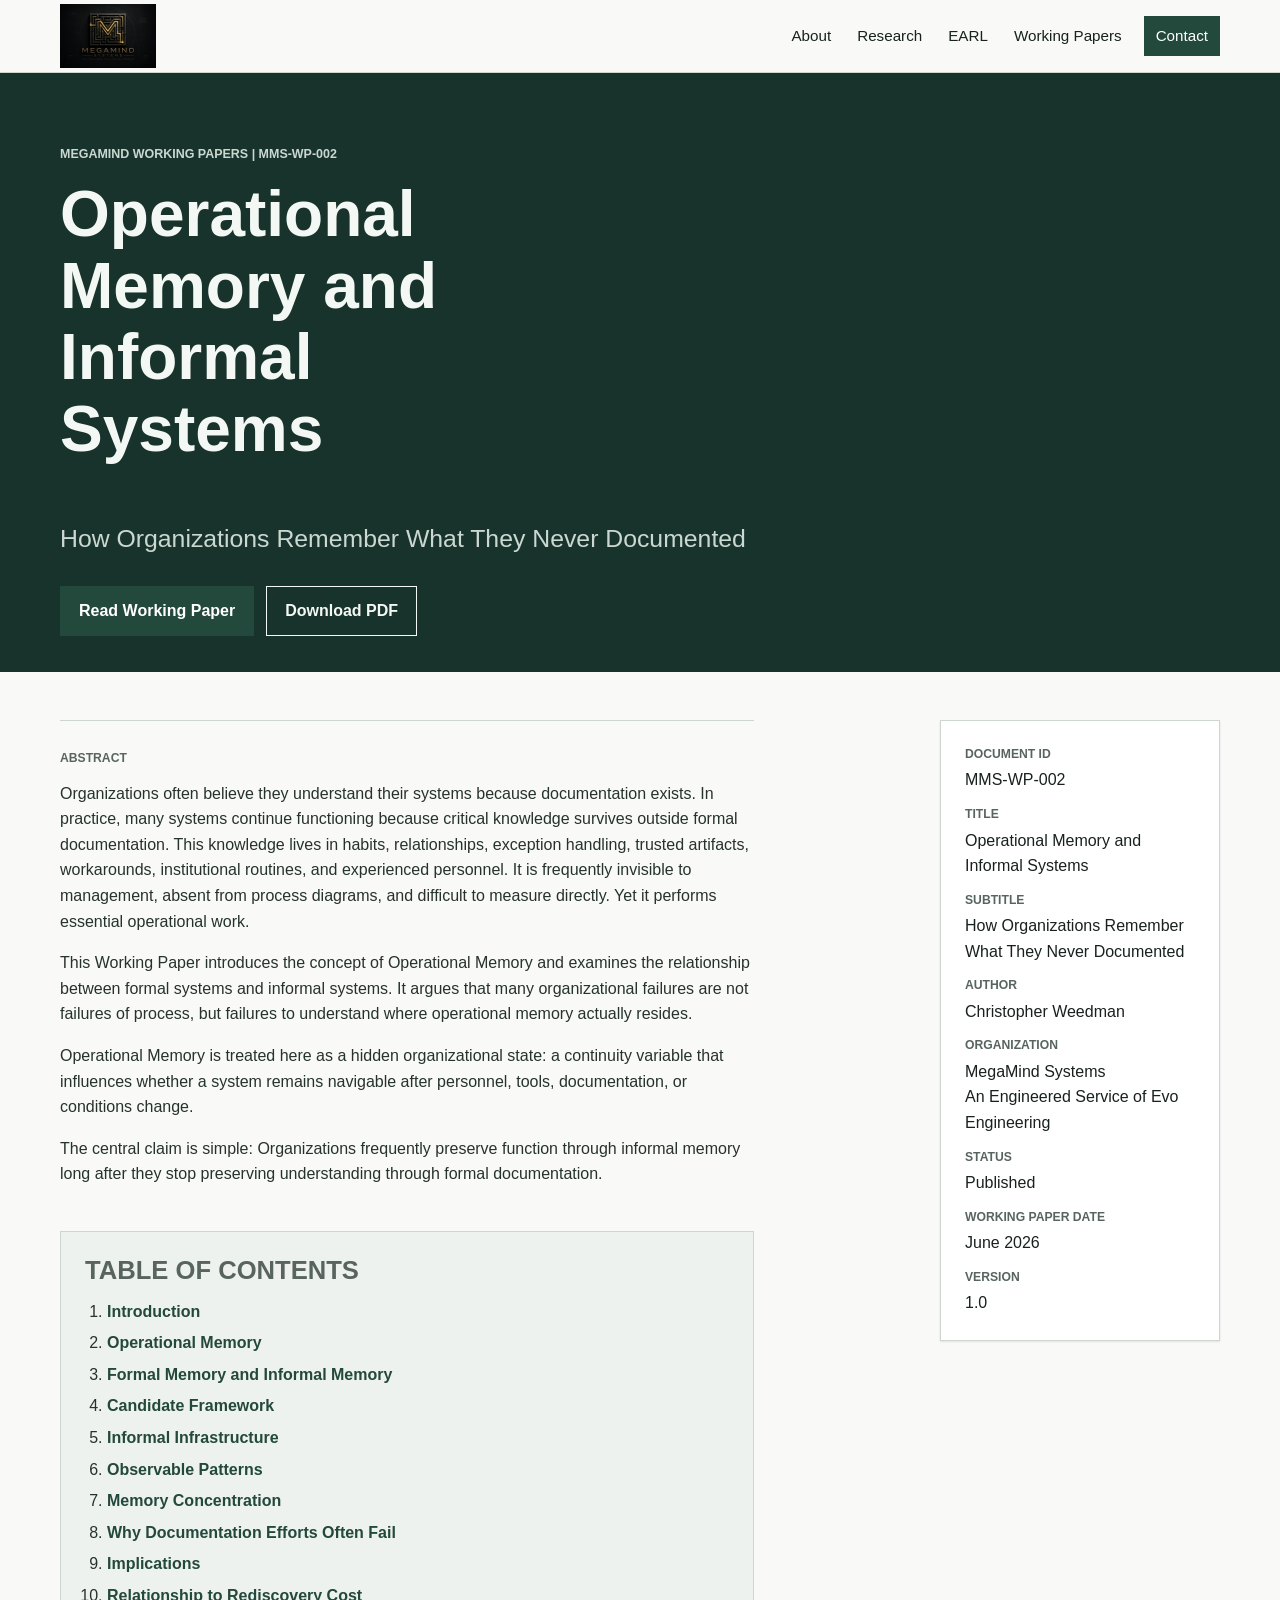
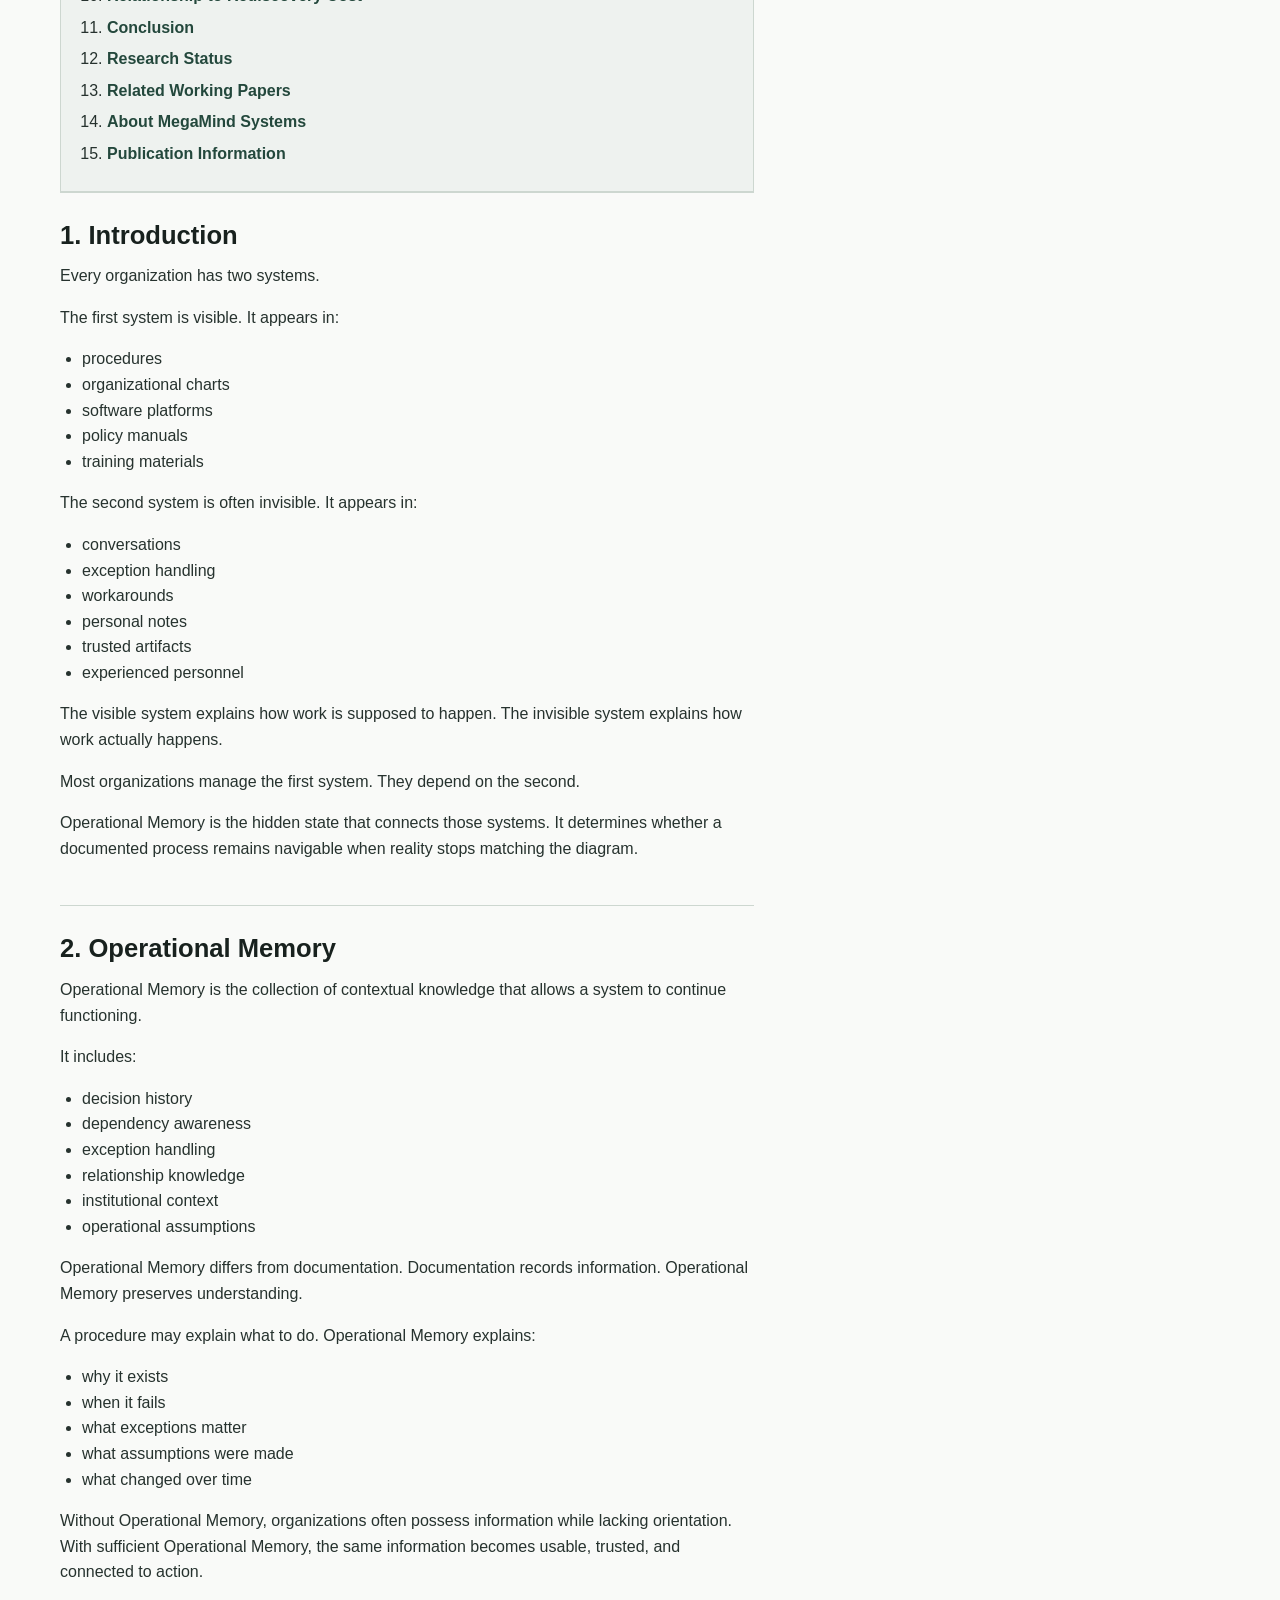
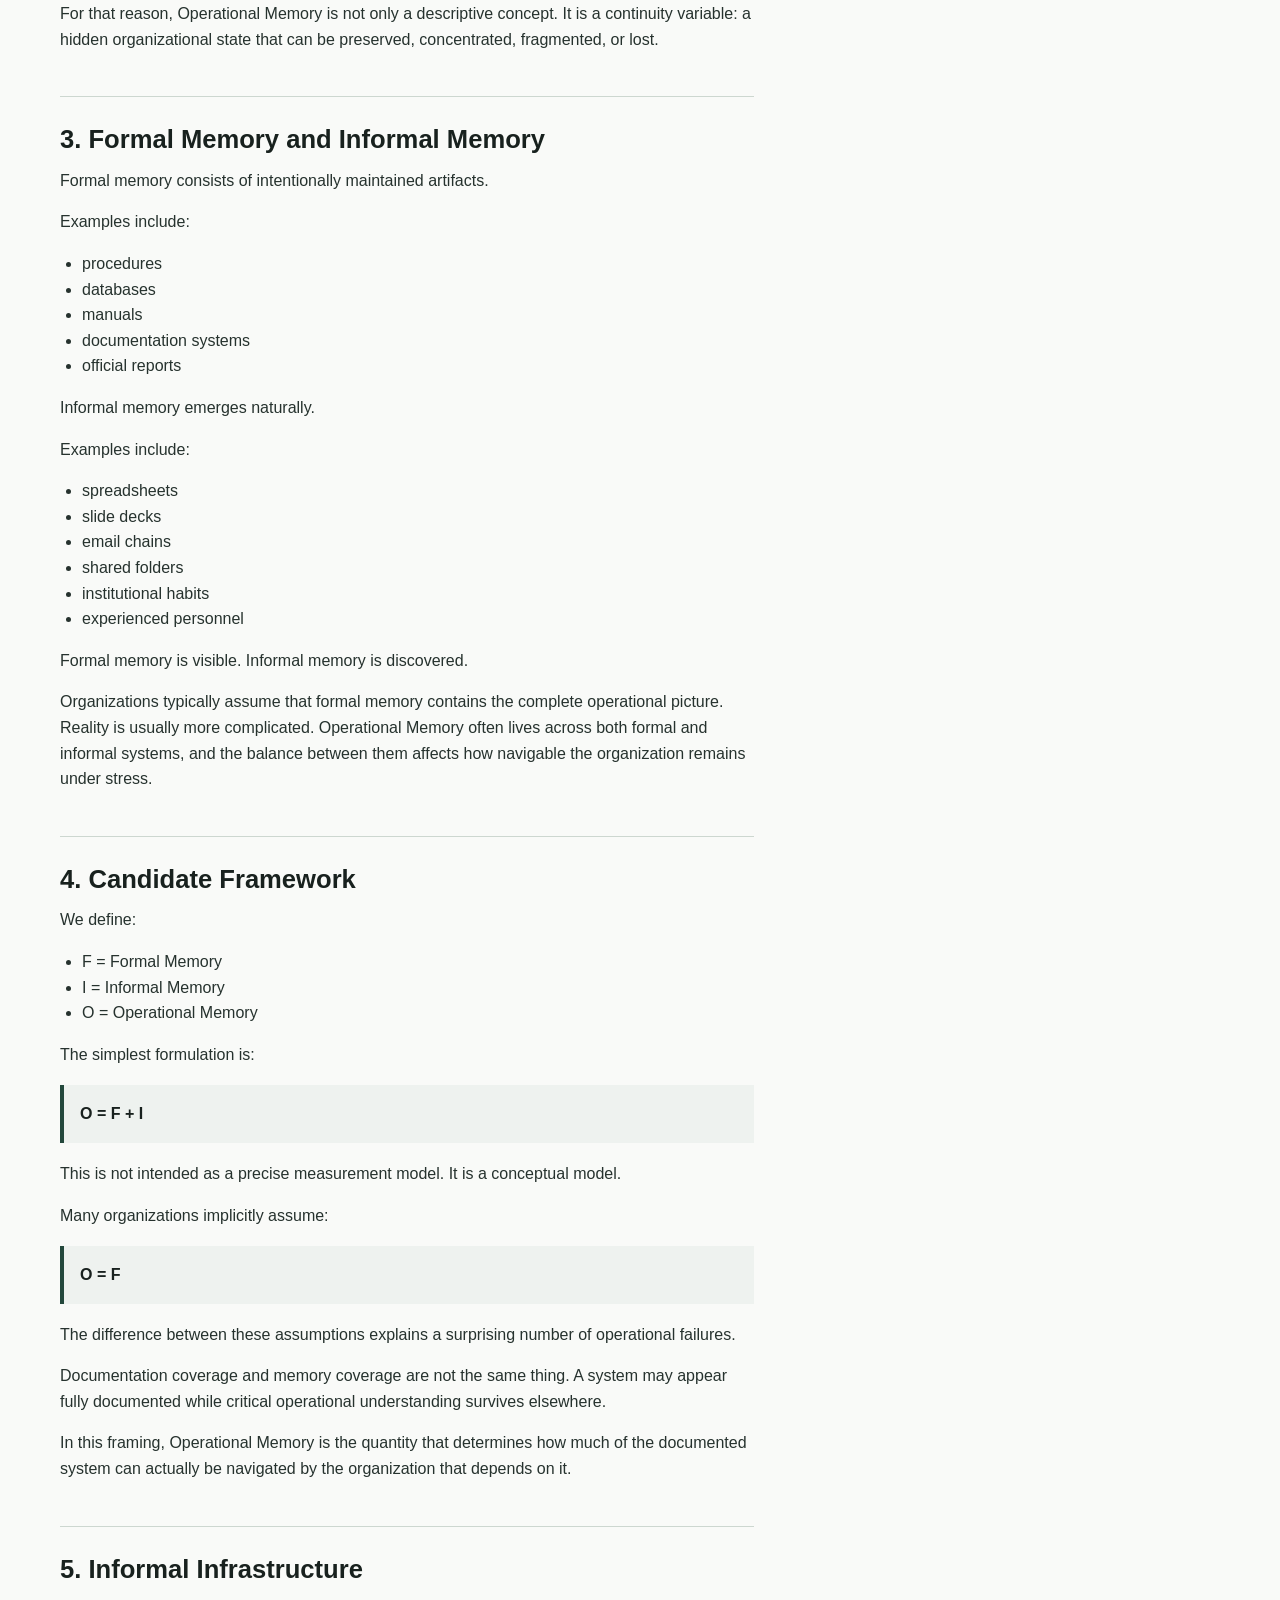
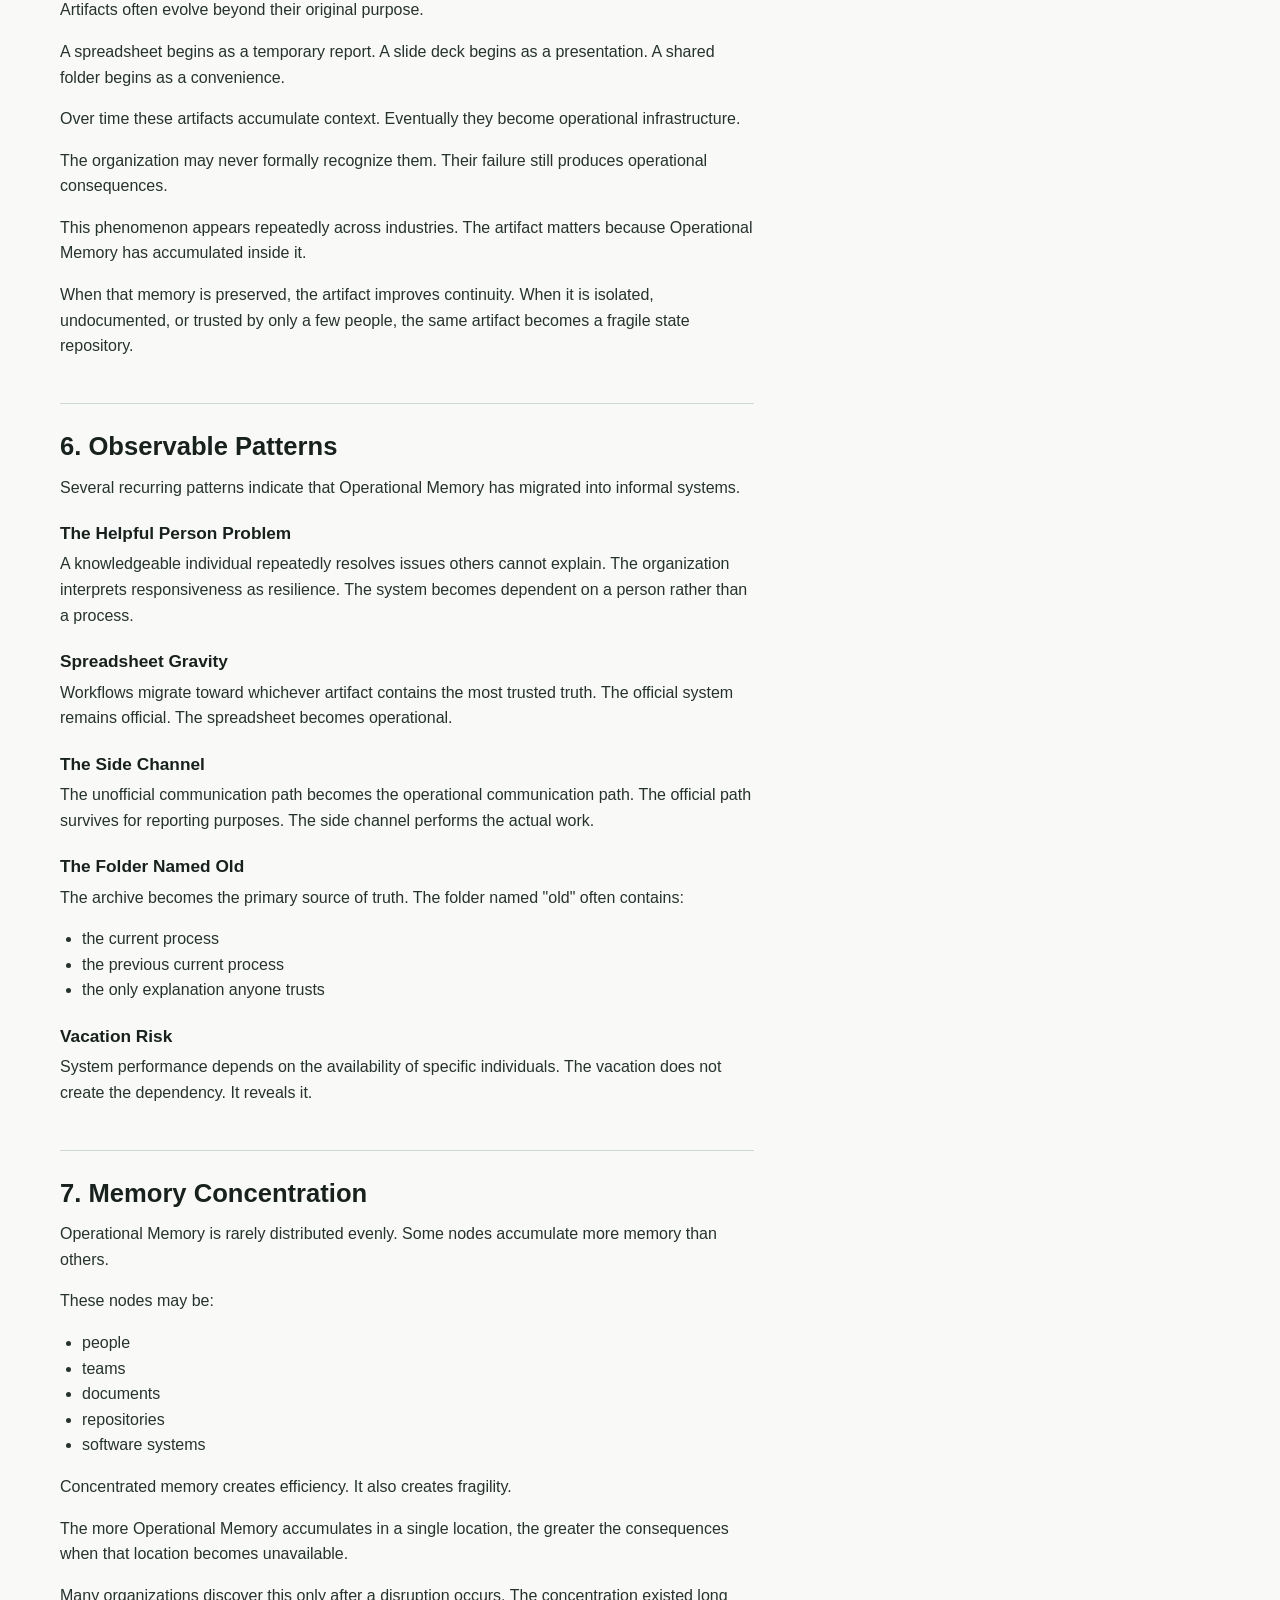
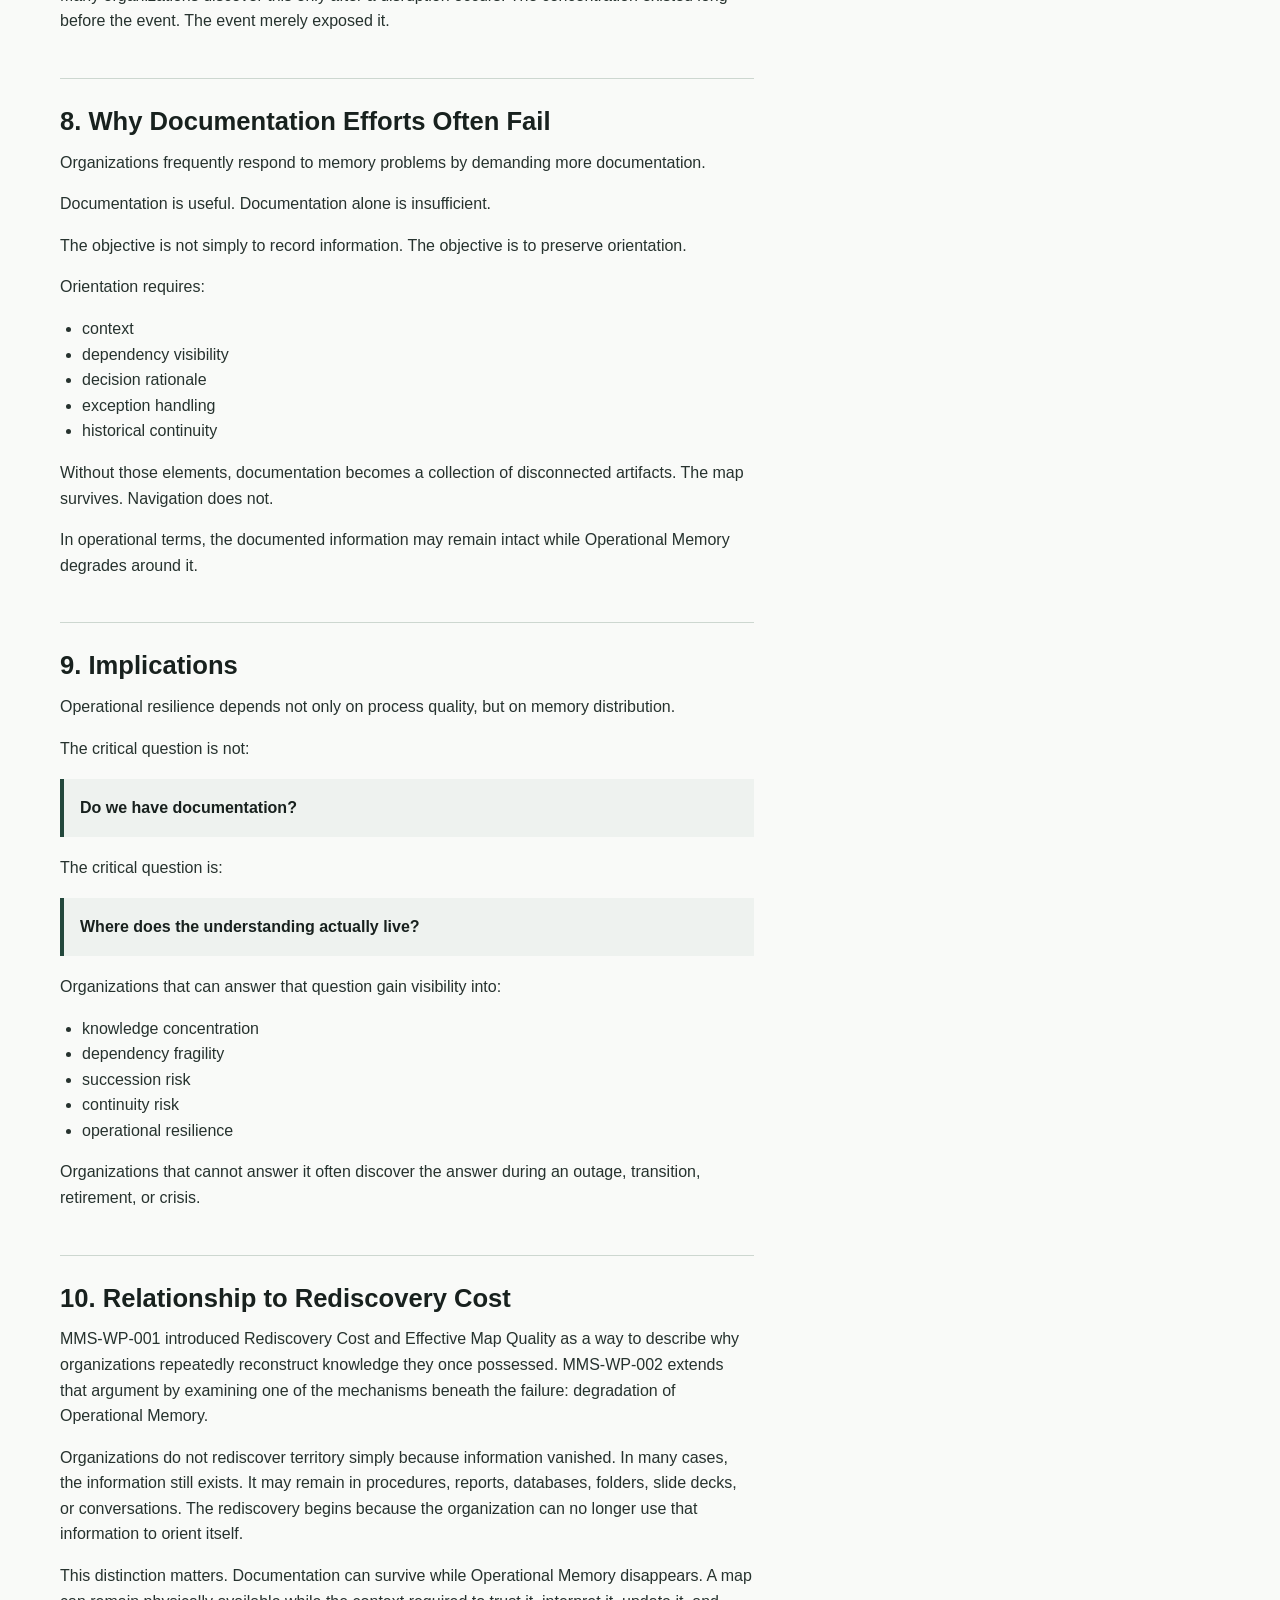
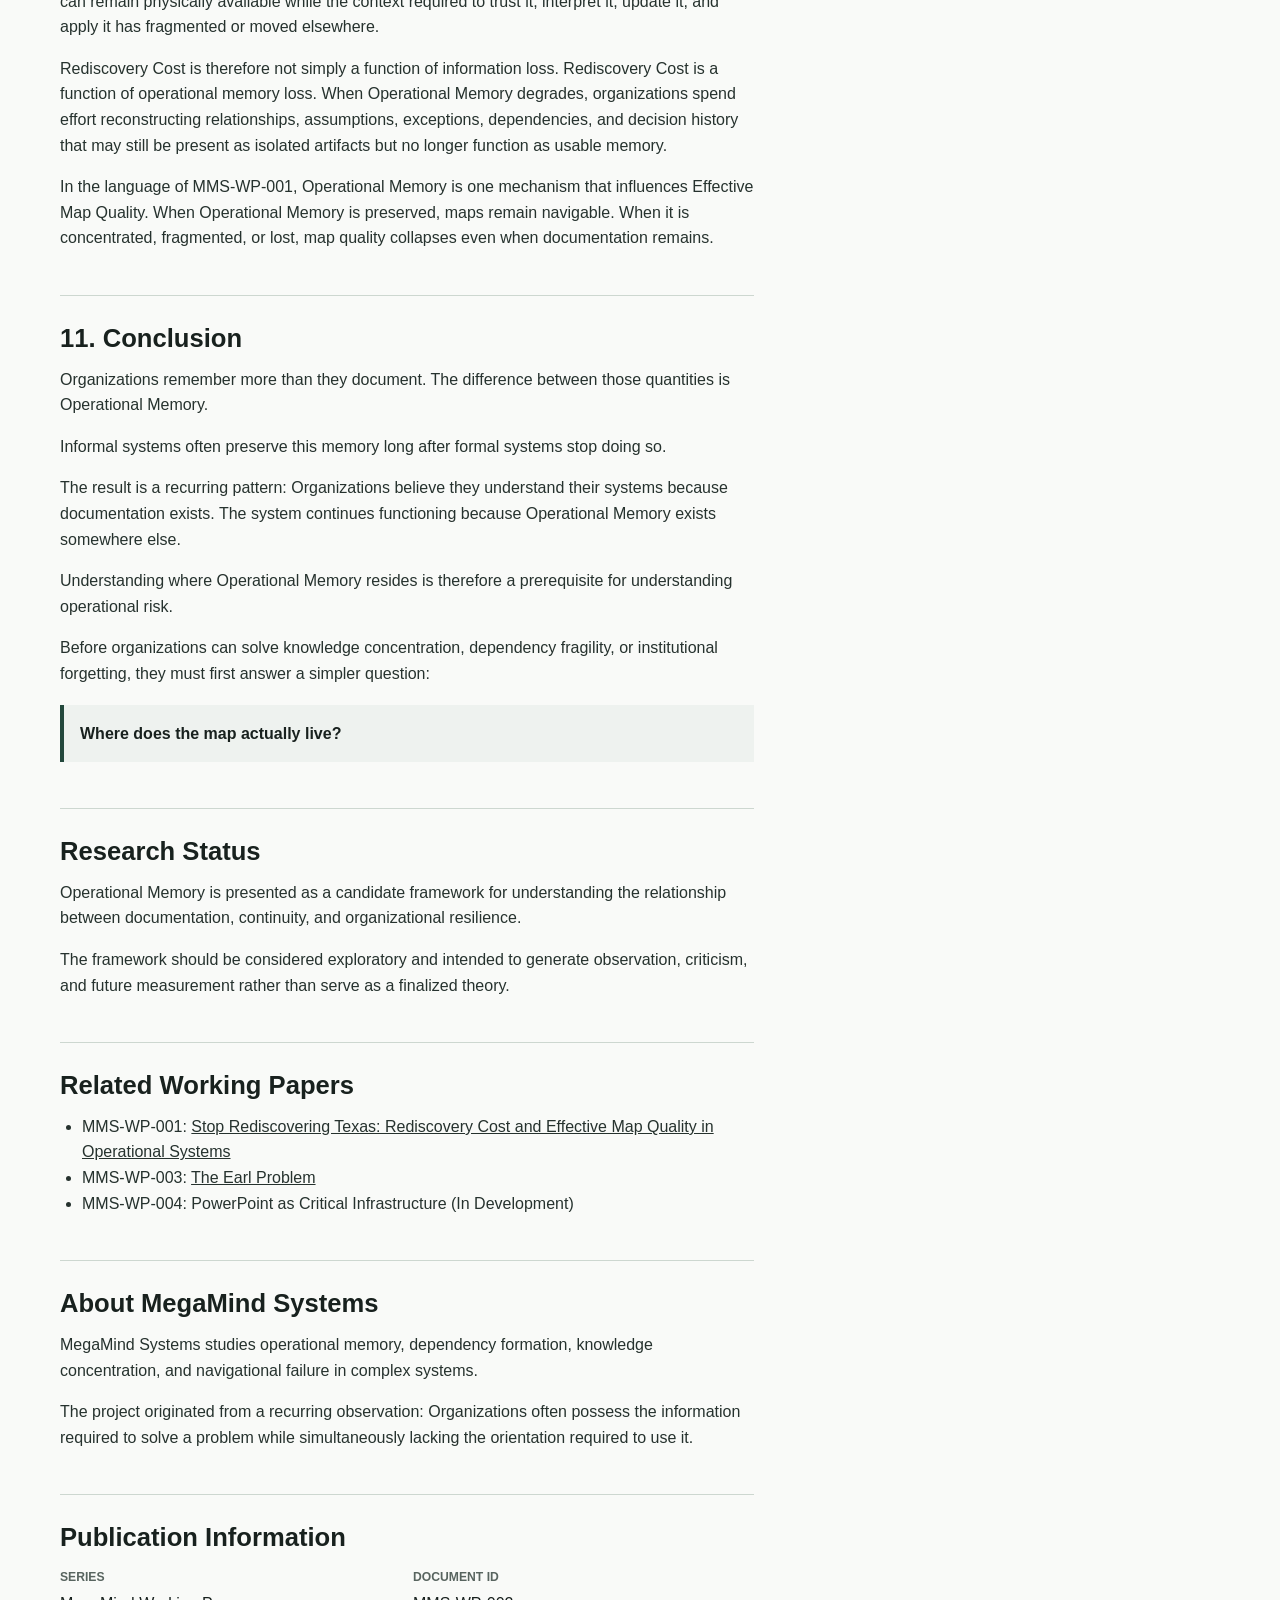
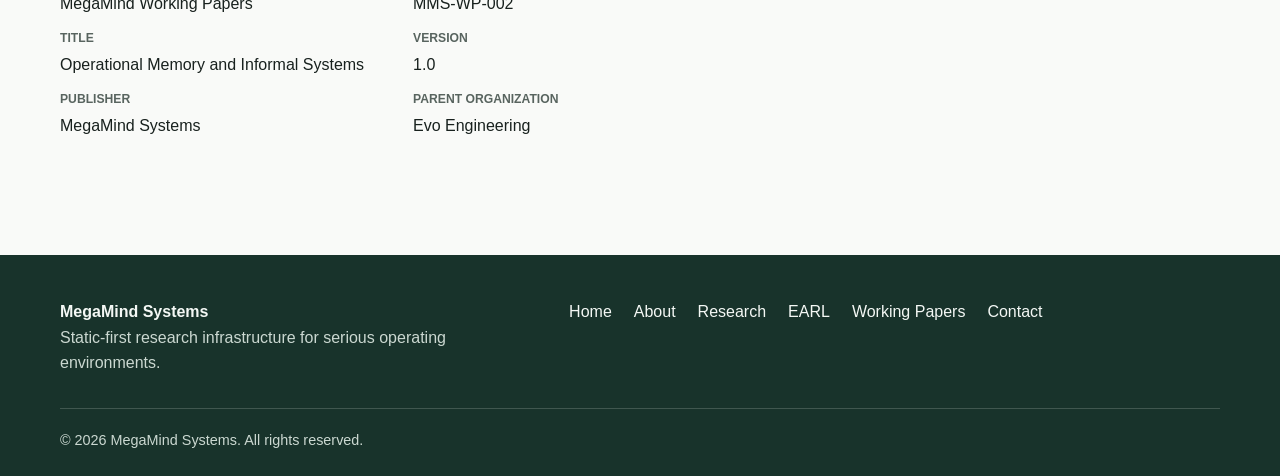
<file: operational-memory-and-informal-systems.html>
<!doctype html>
<html lang="en">
  <head>
    <meta charset="utf-8">
    <meta name="viewport" content="width=device-width, initial-scale=1">
    <title>Operational Memory and Informal Systems | MegaMind Systems</title>
    <meta name="description" content="MMS-WP-002: Operational Memory and Informal Systems, a MegaMind Systems Working Paper on how organizations remember what they never documented.">
    <link rel="canonical" href="https://mega-mind.systems/operational-memory-and-informal-systems.html">
    <link rel="icon" href="images/megamind-favicon.svg" type="image/svg+xml">
    <link rel="icon" href="images/favicon-32.png" sizes="32x32" type="image/png">
    <link rel="icon" href="images/favicon-16.png" sizes="16x16" type="image/png">
    <link rel="apple-touch-icon" href="images/apple-touch-icon.png">
    <meta property="og:type" content="article">
    <meta property="og:title" content="Operational Memory and Informal Systems | MegaMind Systems">
    <meta property="og:description" content="How Organizations Remember What They Never Documented.">
    <meta property="og:url" content="https://mega-mind.systems/operational-memory-and-informal-systems.html">
    <meta property="og:image" content="https://mega-mind.systems/images/og-megamind.webp">
    <meta name="twitter:card" content="summary_large_image">
    <meta name="twitter:title" content="Operational Memory and Informal Systems | MegaMind Systems">
    <meta name="twitter:description" content="How Organizations Remember What They Never Documented.">
    <meta name="twitter:image" content="https://mega-mind.systems/images/og-megamind.webp">
    <link rel="stylesheet" href="css/main.css">
    <script type="application/ld+json">
      {
        "@context": "https://schema.org",
        "@type": "ScholarlyArticle",
        "name": "Operational Memory and Informal Systems",
        "headline": "Operational Memory and Informal Systems",
        "alternativeHeadline": "How Organizations Remember What They Never Documented",
        "author": {
          "@type": "Person",
          "name": "Christopher Weedman"
        },
        "publisher": {
          "@type": "Organization",
          "name": "MegaMind Systems",
          "logo": "https://mega-mind.systems/images/logo-primary.webp"
        },
        "datePublished": "2026-06",
        "version": "1.0",
        "identifier": "MMS-WP-002",
        "url": "https://mega-mind.systems/operational-memory-and-informal-systems.html",
        "isBasedOn": "https://mega-mind.systems/stop-rediscovering-texas.html",
        "encoding": {
          "@type": "MediaObject",
          "contentUrl": "https://mega-mind.systems/papers/Operational%20Memory%20and%20Informal%20Systems.pdf",
          "encodingFormat": "application/pdf"
        }
      }
    </script>
  </head>
  <body>
    <a class="skip-link" href="#main">Skip to main content</a>
    <header class="site-header" data-header>
      <nav class="site-nav container" aria-label="Primary navigation">
        <a class="brand" href="index.html"><img class="brand-mark" src="images/logo-primary.webp" width="1536" height="1024" alt="" aria-hidden="true"><span class="brand-text">MegaMind Systems</span></a>
        <button class="nav-toggle" type="button" aria-expanded="false" aria-controls="primary-menu" data-nav-toggle><span class="nav-toggle-line"></span><span class="sr-only">Menu</span></button>
        <div class="nav-menu" id="primary-menu" data-nav-menu>
          <a href="about.html">About</a>
          <a href="research.html">Research</a>
          <a href="earl.html">EARL</a>
          <a href="papers.html">Working Papers</a>
          <a class="nav-cta" href="contact.html">Contact</a>
        </div>
      </nav>
    </header>
    <main id="main">
      <section class="publication-hero">
        <div class="container">
          <p class="eyebrow">MegaMind Working Papers | MMS-WP-002</p>
          <h1>Operational Memory and Informal Systems</h1>
          <p class="publication-subtitle">How Organizations Remember What They Never Documented</p>
          <div class="publication-actions" aria-label="Working Paper actions">
            <a class="button button-primary" href="#paper">Read Working Paper</a>
            <a class="button button-secondary" href="papers/Operational%20Memory%20and%20Informal%20Systems.pdf" download>Download PDF</a>
          </div>
        </div>
      </section>

      <div class="container publication-shell">
        <aside class="publication-sidebar" aria-label="Working Paper metadata">
          <div class="publication-meta">
            <dl>
              <div><dt>Document ID</dt><dd>MMS-WP-002</dd></div>
              <div><dt>Title</dt><dd>Operational Memory and Informal Systems</dd></div>
              <div><dt>Subtitle</dt><dd>How Organizations Remember What They Never Documented</dd></div>
              <div><dt>Author</dt><dd>Christopher Weedman</dd></div>
              <div><dt>Organization</dt><dd>MegaMind Systems<br>An Engineered Service of Evo Engineering</dd></div>
              <div><dt>Status</dt><dd>Published</dd></div>
              <div><dt>Working Paper Date</dt><dd>June 2026</dd></div>
              <div><dt>Version</dt><dd>1.0</dd></div>
            </dl>
          </div>
        </aside>

        <article class="publication-article" id="paper">
          <section id="abstract">
            <p class="section-label">Abstract</p>
            <p>Organizations often believe they understand their systems because documentation exists. In practice, many systems continue functioning because critical knowledge survives outside formal documentation. This knowledge lives in habits, relationships, exception handling, trusted artifacts, workarounds, institutional routines, and experienced personnel. It is frequently invisible to management, absent from process diagrams, and difficult to measure directly. Yet it performs essential operational work.</p>
            <p>This Working Paper introduces the concept of Operational Memory and examines the relationship between formal systems and informal systems. It argues that many organizational failures are not failures of process, but failures to understand where operational memory actually resides.</p>
            <p>Operational Memory is treated here as a hidden organizational state: a continuity variable that influences whether a system remains navigable after personnel, tools, documentation, or conditions change.</p>
            <p>The central claim is simple: Organizations frequently preserve function through informal memory long after they stop preserving understanding through formal documentation.</p>
          </section>

          <nav class="publication-toc" aria-label="Table of contents">
            <h2>Table of Contents</h2>
            <ol>
              <li><a href="#introduction">Introduction</a></li>
              <li><a href="#operational-memory">Operational Memory</a></li>
              <li><a href="#formal-informal">Formal Memory and Informal Memory</a></li>
              <li><a href="#framework">Candidate Framework</a></li>
              <li><a href="#informal-infrastructure">Informal Infrastructure</a></li>
              <li><a href="#patterns">Observable Patterns</a></li>
              <li><a href="#concentration">Memory Concentration</a></li>
              <li><a href="#documentation">Why Documentation Efforts Often Fail</a></li>
              <li><a href="#implications">Implications</a></li>
              <li><a href="#relationship">Relationship to Rediscovery Cost</a></li>
              <li><a href="#conclusion">Conclusion</a></li>
              <li><a href="#research-status">Research Status</a></li>
              <li><a href="#related">Related Working Papers</a></li>
              <li><a href="#about">About MegaMind Systems</a></li>
              <li><a href="#publication-information">Publication Information</a></li>
            </ol>
          </nav>

          <section id="introduction">
            <h2>1. Introduction</h2>
            <p>Every organization has two systems.</p>
            <p>The first system is visible. It appears in:</p>
            <ul>
              <li>procedures</li>
              <li>organizational charts</li>
              <li>software platforms</li>
              <li>policy manuals</li>
              <li>training materials</li>
            </ul>
            <p>The second system is often invisible. It appears in:</p>
            <ul>
              <li>conversations</li>
              <li>exception handling</li>
              <li>workarounds</li>
              <li>personal notes</li>
              <li>trusted artifacts</li>
              <li>experienced personnel</li>
            </ul>
            <p>The visible system explains how work is supposed to happen. The invisible system explains how work actually happens.</p>
            <p>Most organizations manage the first system. They depend on the second.</p>
            <p>Operational Memory is the hidden state that connects those systems. It determines whether a documented process remains navigable when reality stops matching the diagram.</p>
          </section>

          <section id="operational-memory">
            <h2>2. Operational Memory</h2>
            <p>Operational Memory is the collection of contextual knowledge that allows a system to continue functioning.</p>
            <p>It includes:</p>
            <ul>
              <li>decision history</li>
              <li>dependency awareness</li>
              <li>exception handling</li>
              <li>relationship knowledge</li>
              <li>institutional context</li>
              <li>operational assumptions</li>
            </ul>
            <p>Operational Memory differs from documentation. Documentation records information. Operational Memory preserves understanding.</p>
            <p>A procedure may explain what to do. Operational Memory explains:</p>
            <ul>
              <li>why it exists</li>
              <li>when it fails</li>
              <li>what exceptions matter</li>
              <li>what assumptions were made</li>
              <li>what changed over time</li>
            </ul>
            <p>Without Operational Memory, organizations often possess information while lacking orientation. With sufficient Operational Memory, the same information becomes usable, trusted, and connected to action.</p>
            <p>For that reason, Operational Memory is not only a descriptive concept. It is a continuity variable: a hidden organizational state that can be preserved, concentrated, fragmented, or lost.</p>
          </section>

          <section id="formal-informal">
            <h2>3. Formal Memory and Informal Memory</h2>
            <p>Formal memory consists of intentionally maintained artifacts.</p>
            <p>Examples include:</p>
            <ul>
              <li>procedures</li>
              <li>databases</li>
              <li>manuals</li>
              <li>documentation systems</li>
              <li>official reports</li>
            </ul>
            <p>Informal memory emerges naturally.</p>
            <p>Examples include:</p>
            <ul>
              <li>spreadsheets</li>
              <li>slide decks</li>
              <li>email chains</li>
              <li>shared folders</li>
              <li>institutional habits</li>
              <li>experienced personnel</li>
            </ul>
            <p>Formal memory is visible. Informal memory is discovered.</p>
            <p>Organizations typically assume that formal memory contains the complete operational picture. Reality is usually more complicated. Operational Memory often lives across both formal and informal systems, and the balance between them affects how navigable the organization remains under stress.</p>
          </section>

          <section id="framework">
            <h2>4. Candidate Framework</h2>
            <p>We define:</p>
            <ul>
              <li>F = Formal Memory</li>
              <li>I = Informal Memory</li>
              <li>O = Operational Memory</li>
            </ul>
            <p>The simplest formulation is:</p>
            <div class="formula-block">O = F + I</div>
            <p>This is not intended as a precise measurement model. It is a conceptual model.</p>
            <p>Many organizations implicitly assume:</p>
            <div class="formula-block">O = F</div>
            <p>The difference between these assumptions explains a surprising number of operational failures.</p>
            <p>Documentation coverage and memory coverage are not the same thing. A system may appear fully documented while critical operational understanding survives elsewhere.</p>
            <p>In this framing, Operational Memory is the quantity that determines how much of the documented system can actually be navigated by the organization that depends on it.</p>
          </section>

          <section id="informal-infrastructure">
            <h2>5. Informal Infrastructure</h2>
            <p>Artifacts often evolve beyond their original purpose.</p>
            <p>A spreadsheet begins as a temporary report. A slide deck begins as a presentation. A shared folder begins as a convenience.</p>
            <p>Over time these artifacts accumulate context. Eventually they become operational infrastructure.</p>
            <p>The organization may never formally recognize them. Their failure still produces operational consequences.</p>
            <p>This phenomenon appears repeatedly across industries. The artifact matters because Operational Memory has accumulated inside it.</p>
            <p>When that memory is preserved, the artifact improves continuity. When it is isolated, undocumented, or trusted by only a few people, the same artifact becomes a fragile state repository.</p>
          </section>

          <section id="patterns">
            <h2>6. Observable Patterns</h2>
            <p>Several recurring patterns indicate that Operational Memory has migrated into informal systems.</p>
            <h3>The Helpful Person Problem</h3>
            <p>A knowledgeable individual repeatedly resolves issues others cannot explain. The organization interprets responsiveness as resilience. The system becomes dependent on a person rather than a process.</p>
            <h3>Spreadsheet Gravity</h3>
            <p>Workflows migrate toward whichever artifact contains the most trusted truth. The official system remains official. The spreadsheet becomes operational.</p>
            <h3>The Side Channel</h3>
            <p>The unofficial communication path becomes the operational communication path. The official path survives for reporting purposes. The side channel performs the actual work.</p>
            <h3>The Folder Named Old</h3>
            <p>The archive becomes the primary source of truth. The folder named "old" often contains:</p>
            <ul>
              <li>the current process</li>
              <li>the previous current process</li>
              <li>the only explanation anyone trusts</li>
            </ul>
            <h3>Vacation Risk</h3>
            <p>System performance depends on the availability of specific individuals. The vacation does not create the dependency. It reveals it.</p>
          </section>

          <section id="concentration">
            <h2>7. Memory Concentration</h2>
            <p>Operational Memory is rarely distributed evenly. Some nodes accumulate more memory than others.</p>
            <p>These nodes may be:</p>
            <ul>
              <li>people</li>
              <li>teams</li>
              <li>documents</li>
              <li>repositories</li>
              <li>software systems</li>
            </ul>
            <p>Concentrated memory creates efficiency. It also creates fragility.</p>
            <p>The more Operational Memory accumulates in a single location, the greater the consequences when that location becomes unavailable.</p>
            <p>Many organizations discover this only after a disruption occurs. The concentration existed long before the event. The event merely exposed it.</p>
          </section>

          <section id="documentation">
            <h2>8. Why Documentation Efforts Often Fail</h2>
            <p>Organizations frequently respond to memory problems by demanding more documentation.</p>
            <p>Documentation is useful. Documentation alone is insufficient.</p>
            <p>The objective is not simply to record information. The objective is to preserve orientation.</p>
            <p>Orientation requires:</p>
            <ul>
              <li>context</li>
              <li>dependency visibility</li>
              <li>decision rationale</li>
              <li>exception handling</li>
              <li>historical continuity</li>
            </ul>
            <p>Without those elements, documentation becomes a collection of disconnected artifacts. The map survives. Navigation does not.</p>
            <p>In operational terms, the documented information may remain intact while Operational Memory degrades around it.</p>
          </section>

          <section id="implications">
            <h2>9. Implications</h2>
            <p>Operational resilience depends not only on process quality, but on memory distribution.</p>
            <p>The critical question is not:</p>
            <div class="formula-block">Do we have documentation?</div>
            <p>The critical question is:</p>
            <div class="formula-block">Where does the understanding actually live?</div>
            <p>Organizations that can answer that question gain visibility into:</p>
            <ul>
              <li>knowledge concentration</li>
              <li>dependency fragility</li>
              <li>succession risk</li>
              <li>continuity risk</li>
              <li>operational resilience</li>
            </ul>
            <p>Organizations that cannot answer it often discover the answer during an outage, transition, retirement, or crisis.</p>
          </section>

          <section id="relationship">
            <h2>10. Relationship to Rediscovery Cost</h2>
            <p>MMS-WP-001 introduced Rediscovery Cost and Effective Map Quality as a way to describe why organizations repeatedly reconstruct knowledge they once possessed. MMS-WP-002 extends that argument by examining one of the mechanisms beneath the failure: degradation of Operational Memory.</p>
            <p>Organizations do not rediscover territory simply because information vanished. In many cases, the information still exists. It may remain in procedures, reports, databases, folders, slide decks, or conversations. The rediscovery begins because the organization can no longer use that information to orient itself.</p>
            <p>This distinction matters. Documentation can survive while Operational Memory disappears. A map can remain physically available while the context required to trust it, interpret it, update it, and apply it has fragmented or moved elsewhere.</p>
            <p>Rediscovery Cost is therefore not simply a function of information loss. Rediscovery Cost is a function of operational memory loss. When Operational Memory degrades, organizations spend effort reconstructing relationships, assumptions, exceptions, dependencies, and decision history that may still be present as isolated artifacts but no longer function as usable memory.</p>
            <p>In the language of MMS-WP-001, Operational Memory is one mechanism that influences Effective Map Quality. When Operational Memory is preserved, maps remain navigable. When it is concentrated, fragmented, or lost, map quality collapses even when documentation remains.</p>
          </section>

          <section id="conclusion">
            <h2>11. Conclusion</h2>
            <p>Organizations remember more than they document. The difference between those quantities is Operational Memory.</p>
            <p>Informal systems often preserve this memory long after formal systems stop doing so.</p>
            <p>The result is a recurring pattern: Organizations believe they understand their systems because documentation exists. The system continues functioning because Operational Memory exists somewhere else.</p>
            <p>Understanding where Operational Memory resides is therefore a prerequisite for understanding operational risk.</p>
            <p>Before organizations can solve knowledge concentration, dependency fragility, or institutional forgetting, they must first answer a simpler question:</p>
            <div class="formula-block">Where does the map actually live?</div>
          </section>

          <section id="research-status">
            <h2>Research Status</h2>
            <p>Operational Memory is presented as a candidate framework for understanding the relationship between documentation, continuity, and organizational resilience.</p>
            <p>The framework should be considered exploratory and intended to generate observation, criticism, and future measurement rather than serve as a finalized theory.</p>
          </section>

          <section id="related">
            <h2>Related Working Papers</h2>
            <ul>
              <li>MMS-WP-001: <a href="stop-rediscovering-texas.html">Stop Rediscovering Texas: Rediscovery Cost and Effective Map Quality in Operational Systems</a></li>
              <li>MMS-WP-003: <a href="earl-problem.html">The Earl Problem</a></li>
              <li>MMS-WP-004: PowerPoint as Critical Infrastructure (In Development)</li>
            </ul>
          </section>

          <section id="about">
            <h2>About MegaMind Systems</h2>
            <p>MegaMind Systems studies operational memory, dependency formation, knowledge concentration, and navigational failure in complex systems.</p>
            <p>The project originated from a recurring observation: Organizations often possess the information required to solve a problem while simultaneously lacking the orientation required to use it.</p>
          </section>

          <section id="publication-information">
            <h2>Publication Information</h2>
            <dl class="case-fields">
              <div><dt>Series</dt><dd>MegaMind Working Papers</dd></div>
              <div><dt>Document ID</dt><dd>MMS-WP-002</dd></div>
              <div><dt>Title</dt><dd>Operational Memory and Informal Systems</dd></div>
              <div><dt>Version</dt><dd>1.0</dd></div>
              <div><dt>Publisher</dt><dd>MegaMind Systems</dd></div>
              <div><dt>Parent Organization</dt><dd>Evo Engineering</dd></div>
            </dl>
          </section>
        </article>
      </div>
    </main>
    <footer class="site-footer">
      <div class="container footer-grid"><div><strong>MegaMind Systems</strong><p>Static-first research infrastructure for serious operating environments.</p></div><nav aria-label="Footer navigation">
          <a href="index.html">Home</a>
          <a href="about.html">About</a>
          <a href="research.html">Research</a>
          <a href="earl.html">EARL</a>
          <a href="papers.html">Working Papers</a>
          <a href="contact.html">Contact</a>
        </nav></div>
      <div class="container footer-bottom"><span>&copy; <span data-year>2026</span> MegaMind Systems. All rights reserved.</span></div>
    </footer>
    <script src="js/site.js" defer></script>
  </body>
</html>
</file>
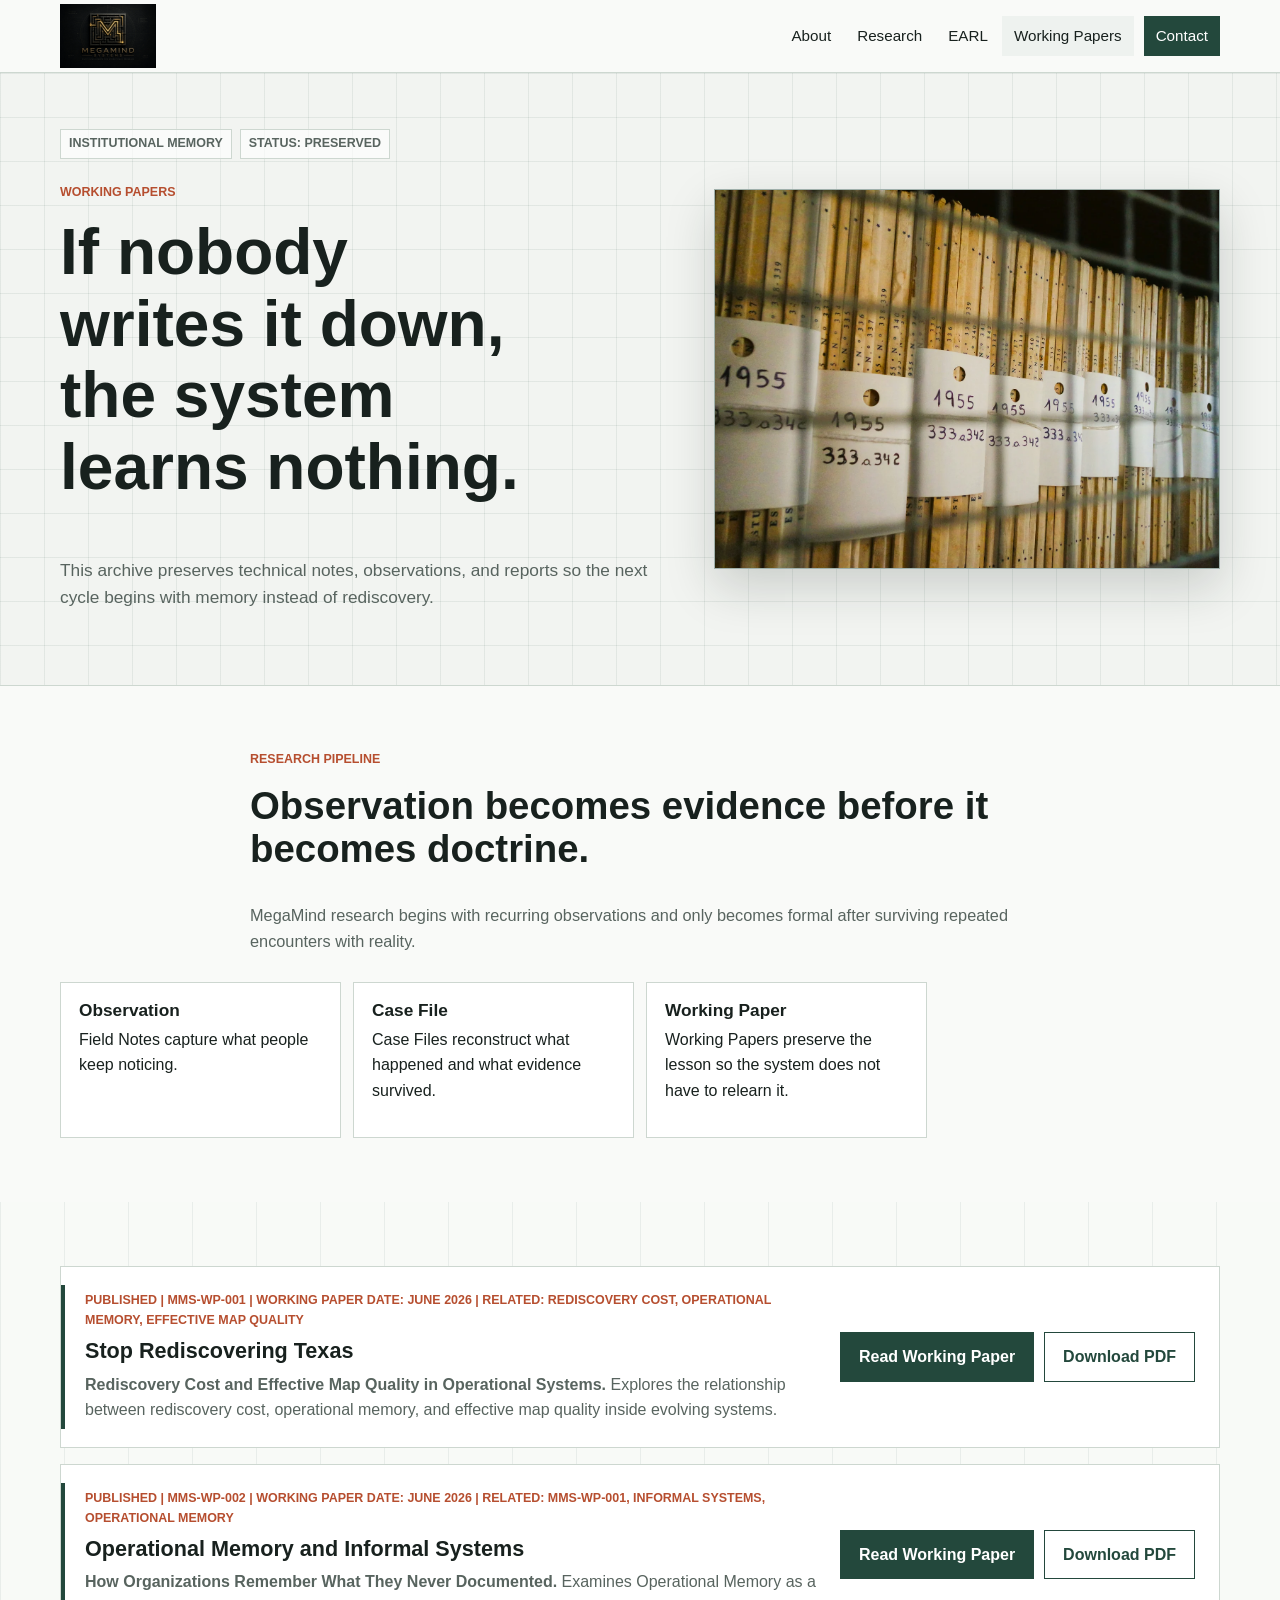
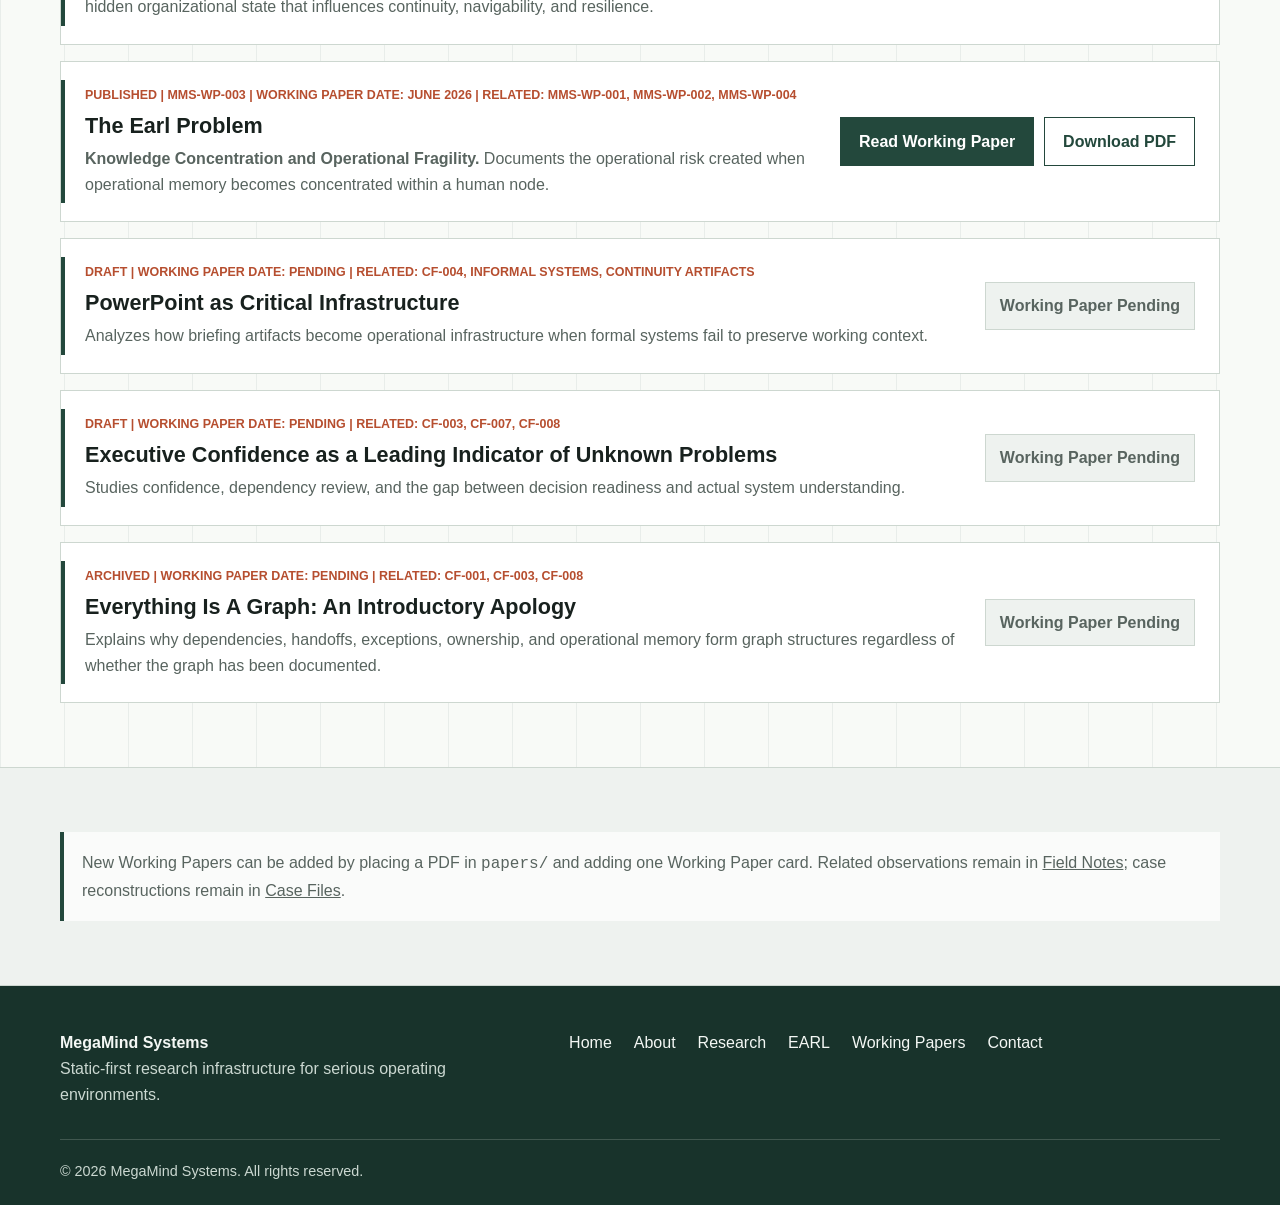
<file: papers.html>
<!doctype html>
<html lang="en">
  <head>
    <meta charset="utf-8">
    <meta name="viewport" content="width=device-width, initial-scale=1">
    <title>Working Papers | MegaMind Systems</title>
    <meta name="description" content="MegaMind Systems Working Papers and research archive entries.">
    <link rel="canonical" href="https://mega-mind.systems/papers.html">
    <link rel="icon" href="images/megamind-favicon.svg" type="image/svg+xml">
    <link rel="icon" href="images/favicon-32.png" sizes="32x32" type="image/png">
    <link rel="icon" href="images/favicon-16.png" sizes="16x16" type="image/png">
    <link rel="apple-touch-icon" href="images/apple-touch-icon.png">
    <meta property="og:type" content="website">
    <meta property="og:title" content="Working Papers | MegaMind Systems">
    <meta property="og:description" content="Working Papers from MegaMind Systems.">
    <meta property="og:url" content="https://mega-mind.systems/papers.html">
    <meta property="og:image" content="https://mega-mind.systems/images/og-megamind.webp">
    <meta name="twitter:card" content="summary_large_image">
    <meta name="twitter:title" content="Working Papers | MegaMind Systems">
    <meta name="twitter:description" content="Working Papers from MegaMind Systems.">
    <meta name="twitter:image" content="https://mega-mind.systems/images/og-megamind.webp">
    <link rel="stylesheet" href="css/main.css">
    <script type="application/ld+json">
      {
        "@context": "https://schema.org",
        "@type": "CollectionPage",
        "name": "MegaMind Systems Working Papers",
        "url": "https://mega-mind.systems/papers.html"
      }
    </script>
  </head>
  <body>
    <a class="skip-link" href="#main">Skip to main content</a>
    <header class="site-header" data-header>
      <nav class="site-nav container" aria-label="Primary navigation">
        <a class="brand" href="index.html"><img class="brand-mark" src="images/logo-primary.webp" width="1536" height="1024" alt="" aria-hidden="true"><span class="brand-text">MegaMind Systems</span></a>
        <button class="nav-toggle" type="button" aria-expanded="false" aria-controls="primary-menu" data-nav-toggle><span class="nav-toggle-line"></span><span class="sr-only">Menu</span></button>
        <div class="nav-menu" id="primary-menu" data-nav-menu>
          <a href="about.html">About</a>
          <a href="research.html">Research</a>
          <a href="earl.html">EARL</a>
          <a aria-current="page" href="papers.html">Working Papers</a>
          <a class="nav-cta" href="contact.html">Contact</a>
        </div>
      </nav>
    </header>
    <main id="main">
      <section class="hero hero-compact hero-atmospheric hero-archive">
        <div class="container hero-grid">
          <div class="hero-copy">
            <div class="briefing-strip" aria-label="Archive page status">
              <span>Institutional Memory</span>
              <span>Status: Preserved</span>
            </div>
            <p class="eyebrow">Working Papers</p>
            <h1>If nobody writes it down, the system learns nothing.</h1>
            <p class="hero-lede">This archive preserves technical notes, observations, and reports so the next cycle begins with memory instead of rediscovery.</p>
          </div>
          <figure class="hero-media"><img src="images/papers-hero.webp" width="1600" height="1067" alt="Working Papers archive folders"></figure>
        </div>
      </section>

      <section class="section">
        <div class="container section-header">
          <p class="eyebrow">Research Pipeline</p>
          <h2>Observation becomes evidence before it becomes doctrine.</h2>
          <p>MegaMind research begins with recurring observations and only becomes formal after surviving repeated encounters with reality.</p>
        </div>
        <div class="container pipeline" aria-label="Research pipeline">
          <article class="pipeline-step"><h3>Observation</h3><p>Field Notes capture what people keep noticing.</p></article>
          <article class="pipeline-step"><h3>Case File</h3><p>Case Files reconstruct what happened and what evidence survived.</p></article>
          <article class="pipeline-step"><h3>Working Paper</h3><p>Working Papers preserve the lesson so the system does not have to relearn it.</p></article>
        </div>
      </section>

      <section class="section section-archive">
        <div class="container paper-list" aria-label="Working Papers list">
          <article class="paper-card">
            <div>
              <p class="card-kicker">Published | MMS-WP-001 | Working Paper Date: June 2026 | Related: Rediscovery cost, operational memory, effective map quality</p>
              <h2>Stop Rediscovering Texas</h2>
              <p><strong>Rediscovery Cost and Effective Map Quality in Operational Systems.</strong> Explores the relationship between rediscovery cost, operational memory, and effective map quality inside evolving systems.</p>
            </div>
            <div class="paper-actions" aria-label="Stop Rediscovering Texas Working Paper actions">
              <a class="button button-primary" href="stop-rediscovering-texas.html">Read Working Paper</a>
              <a class="button button-secondary" href="papers/stop-rediscovering-texas.pdf" download>Download PDF</a>
            </div>
          </article>

          <article class="paper-card">
            <div>
              <p class="card-kicker">Published | MMS-WP-002 | Working Paper Date: June 2026 | Related: MMS-WP-001, informal systems, operational memory</p>
              <h2>Operational Memory and Informal Systems</h2>
              <p><strong>How Organizations Remember What They Never Documented.</strong> Examines Operational Memory as a hidden organizational state that influences continuity, navigability, and resilience.</p>
            </div>
            <div class="paper-actions" aria-label="Operational Memory and Informal Systems Working Paper actions">
              <a class="button button-primary" href="operational-memory-and-informal-systems.html">Read Working Paper</a>
              <a class="button button-secondary" href="papers/Operational%20Memory%20and%20Informal%20Systems.pdf" download>Download PDF</a>
            </div>
          </article>

          <article class="paper-card">
            <div>
              <p class="card-kicker">Published | MMS-WP-003 | Working Paper Date: June 2026 | Related: MMS-WP-001, MMS-WP-002, MMS-WP-004</p>
              <h2>The Earl Problem</h2>
              <p><strong>Knowledge Concentration and Operational Fragility.</strong> Documents the operational risk created when operational memory becomes concentrated within a human node.</p>
            </div>
            <div class="paper-actions" aria-label="The Earl Problem Working Paper actions">
              <a class="button button-primary" href="earl-problem.html">Read Working Paper</a>
              <a class="button button-secondary" href="papers/The%20Earl%20Problem.pdf" download>Download PDF</a>
            </div>
          </article>

          <article class="paper-card">
            <div>
              <p class="card-kicker">Draft | Working Paper Date: Pending | Related: CF-004, informal systems, continuity artifacts</p>
              <h2>PowerPoint as Critical Infrastructure</h2>
              <p>Analyzes how briefing artifacts become operational infrastructure when formal systems fail to preserve working context.</p>
            </div>
            <div class="paper-actions" aria-label="PowerPoint as Critical Infrastructure Working Paper actions">
              <span class="paper-pending">Working Paper Pending</span>
            </div>
          </article>

          <article class="paper-card">
            <div>
              <p class="card-kicker">Draft | Working Paper Date: Pending | Related: CF-003, CF-007, CF-008</p>
              <h2>Executive Confidence as a Leading Indicator of Unknown Problems</h2>
              <p>Studies confidence, dependency review, and the gap between decision readiness and actual system understanding.</p>
            </div>
            <div class="paper-actions" aria-label="Executive Confidence Working Paper actions">
              <span class="paper-pending">Working Paper Pending</span>
            </div>
          </article>

          <article class="paper-card">
            <div>
              <p class="card-kicker">Archived | Working Paper Date: Pending | Related: CF-001, CF-003, CF-008</p>
              <h2>Everything Is A Graph: An Introductory Apology</h2>
              <p>Explains why dependencies, handoffs, exceptions, ownership, and operational memory form graph structures regardless of whether the graph has been documented.</p>
            </div>
            <div class="paper-actions" aria-label="Everything Is A Graph Working Paper actions">
              <span class="paper-pending">Working Paper Pending</span>
            </div>
          </article>
        </div>
      </section>

      <section class="section section-muted">
        <div class="container dossier-note">
          <p>New Working Papers can be added by placing a PDF in <code>papers/</code> and adding one Working Paper card. Related observations remain in <a href="field-notes.html">Field Notes</a>; case reconstructions remain in <a href="case-files.html">Case Files</a>.</p>
        </div>
      </section>
    </main>
    <footer class="site-footer">
      <div class="container footer-grid"><div><strong>MegaMind Systems</strong><p>Static-first research infrastructure for serious operating environments.</p></div><nav aria-label="Footer navigation">
          <a href="index.html">Home</a>
          <a href="about.html">About</a>
          <a href="research.html">Research</a>
          <a href="earl.html">EARL</a>
          <a href="papers.html">Working Papers</a>
          <a href="contact.html">Contact</a>
        </nav></div>
      <div class="container footer-bottom"><span>&copy; <span data-year>2026</span> MegaMind Systems. All rights reserved.</span></div>
    </footer>
    <script src="js/site.js" defer></script>
  </body>
</html>
</file>
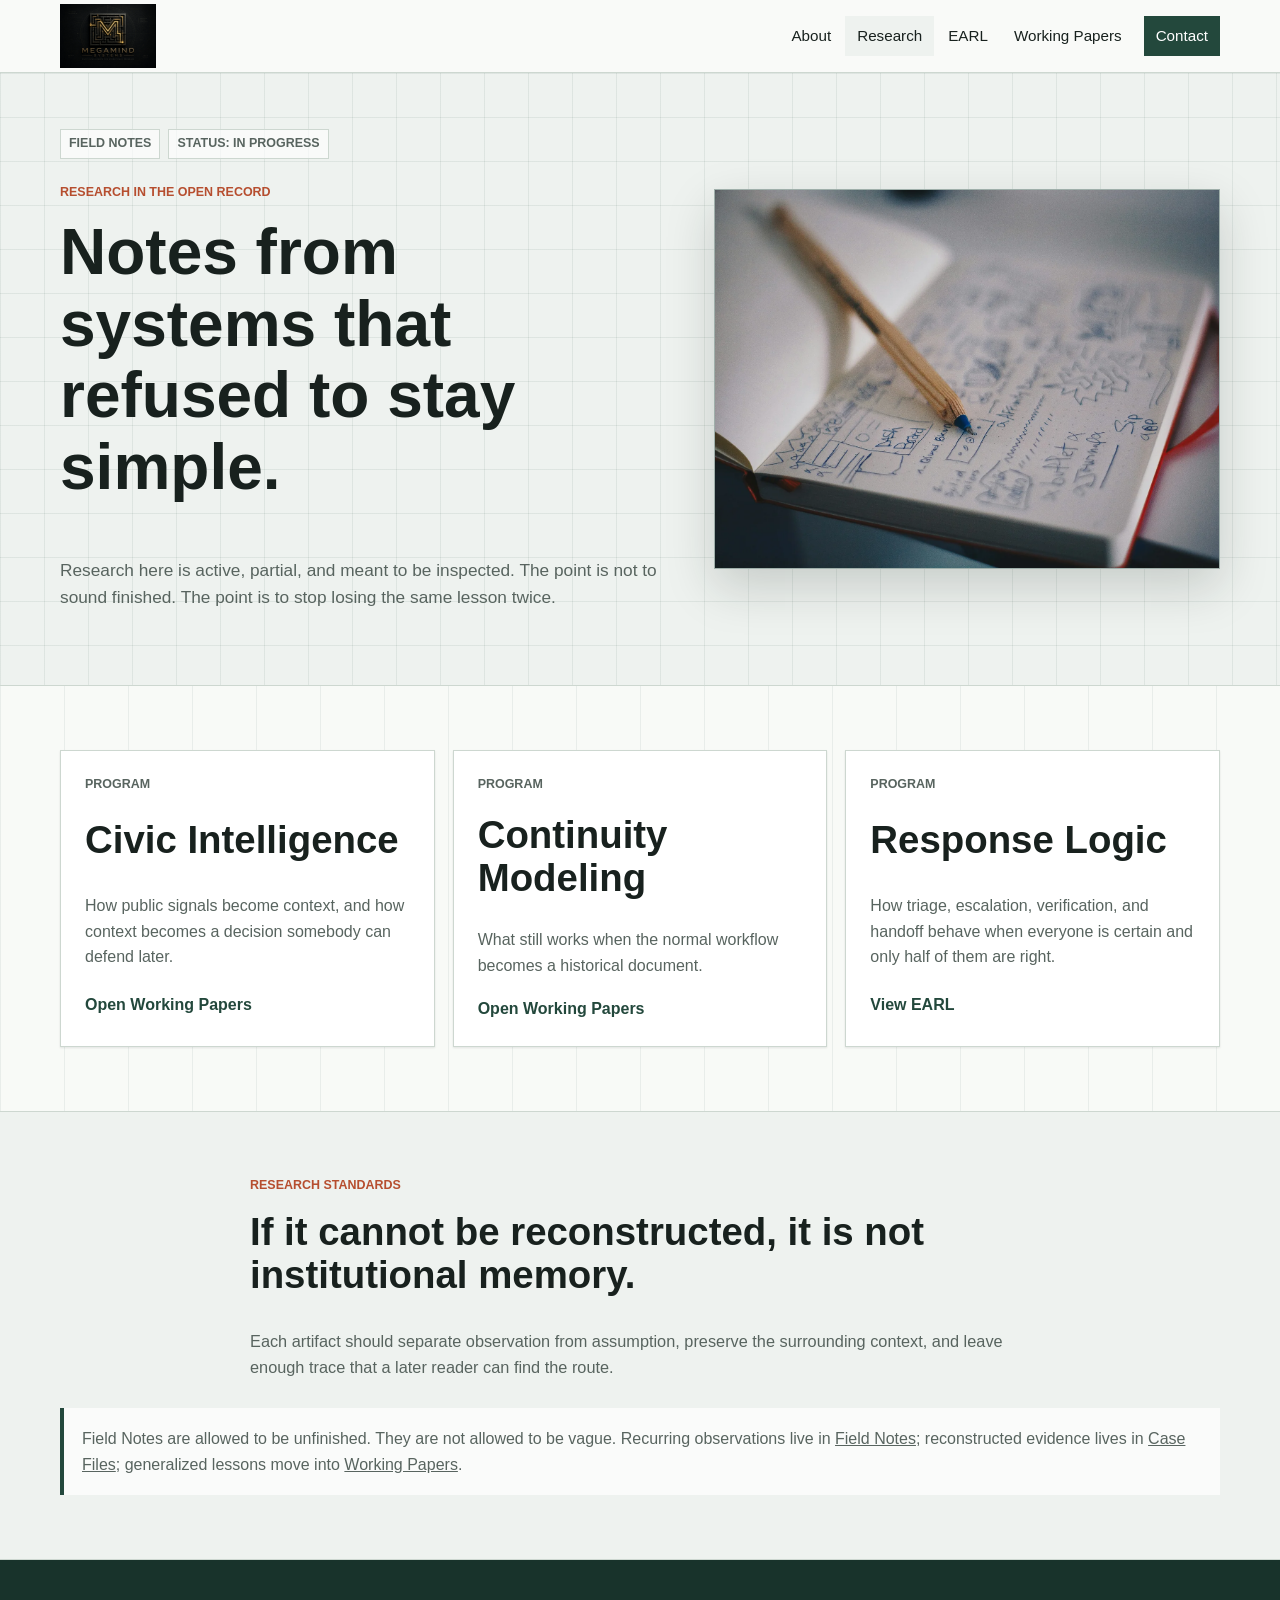
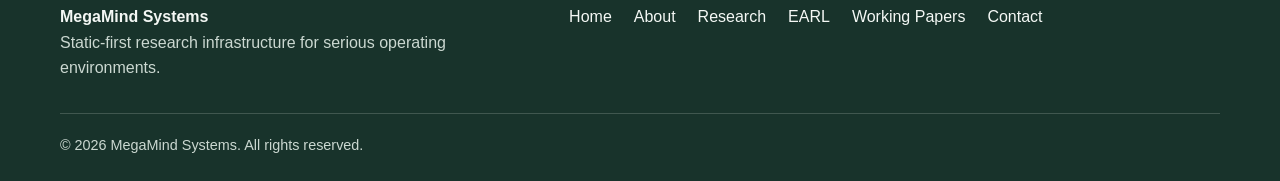
<file: research.html>
<!doctype html>
<html lang="en">
  <head>
    <meta charset="utf-8">
    <meta name="viewport" content="width=device-width, initial-scale=1">
    <title>Research | MegaMind Systems</title>
    <meta name="description" content="Explore MegaMind Systems research themes across civic intelligence, continuity modeling, emergency response logic, and operational evidence design.">
    <link rel="canonical" href="https://mega-mind.systems/research.html">
    <link rel="icon" href="images/megamind-favicon.svg" type="image/svg+xml">
    <link rel="icon" href="images/favicon-32.png" sizes="32x32" type="image/png">
    <link rel="icon" href="images/favicon-16.png" sizes="16x16" type="image/png">
    <link rel="apple-touch-icon" href="images/apple-touch-icon.png">
    <meta property="og:type" content="website">
    <meta property="og:title" content="Research | MegaMind Systems">
    <meta property="og:description" content="Research themes for civic intelligence and high-consequence operations.">
    <meta property="og:url" content="https://mega-mind.systems/research.html">
    <meta property="og:image" content="https://mega-mind.systems/images/og-megamind.webp">
    <meta name="twitter:card" content="summary_large_image">
    <meta name="twitter:title" content="Research | MegaMind Systems">
    <meta name="twitter:description" content="Research themes for public-sector operational clarity.">
    <meta name="twitter:image" content="https://mega-mind.systems/images/og-megamind.webp">
    <link rel="stylesheet" href="css/main.css">
    <script type="application/ld+json">
      {
        "@context": "https://schema.org",
        "@type": "CollectionPage",
        "name": "MegaMind Systems Research",
        "url": "https://mega-mind.systems/research.html",
        "about": ["civic intelligence", "emergency management", "continuity modeling"]
      }
    </script>
  </head>
  <body>
    <a class="skip-link" href="#main">Skip to main content</a>
    <header class="site-header" data-header>
      <nav class="site-nav container" aria-label="Primary navigation">
        <a class="brand" href="index.html"><img class="brand-mark" src="images/logo-primary.webp" width="1536" height="1024" alt="" aria-hidden="true"><span class="brand-text">MegaMind Systems</span></a>
        <button class="nav-toggle" type="button" aria-expanded="false" aria-controls="primary-menu" data-nav-toggle><span class="nav-toggle-line"></span><span class="sr-only">Menu</span></button>
        <div class="nav-menu" id="primary-menu" data-nav-menu>
          <a href="about.html">About</a>
          <a aria-current="page" href="research.html">Research</a>
          <a href="earl.html">EARL</a>
          <a href="papers.html">Working Papers</a>
          <a class="nav-cta" href="contact.html">Contact</a>
        </div>
      </nav>
    </header>
    <main id="main">
      <section class="hero hero-compact hero-atmospheric hero-field">
        <div class="container hero-grid">
          <div class="hero-copy">
            <div class="briefing-strip" aria-label="Research page format">
              <span>Field Notes</span>
              <span>Status: In Progress</span>
            </div>
            <p class="eyebrow">Research in the open record</p>
            <h1>Notes from systems that refused to stay simple.</h1>
            <p class="hero-lede">Research here is active, partial, and meant to be inspected. The point is not to sound finished. The point is to stop losing the same lesson twice.</p>
          </div>
          <figure class="hero-media"><img src="images/research-hero.webp" width="1600" height="1067" alt="Placeholder image of a research map wall"></figure>
        </div>
      </section>
      <section class="section section-archive">
        <div class="container card-grid three">
          <article class="card card-linked">
            <p class="card-kicker">Program</p>
            <h2>Civic Intelligence</h2>
            <p>How public signals become context, and how context becomes a decision somebody can defend later.</p>
            <a href="papers.html">Open Working Papers</a>
          </article>
          <article class="card card-linked">
            <p class="card-kicker">Program</p>
            <h2>Continuity Modeling</h2>
            <p>What still works when the normal workflow becomes a historical document.</p>
            <a href="papers.html">Open Working Papers</a>
          </article>
          <article class="card card-linked">
            <p class="card-kicker">Program</p>
            <h2>Response Logic</h2>
            <p>How triage, escalation, verification, and handoff behave when everyone is certain and only half of them are right.</p>
            <a href="earl.html">View EARL</a>
          </article>
        </div>
      </section>
      <section class="section section-muted">
        <div class="container section-header">
          <p class="eyebrow">Research standards</p>
          <h2>If it cannot be reconstructed, it is not institutional memory.</h2>
          <p>Each artifact should separate observation from assumption, preserve the surrounding context, and leave enough trace that a later reader can find the route.</p>
        </div>
        <div class="container dossier-note">
          <p>Field Notes are allowed to be unfinished. They are not allowed to be vague. Recurring observations live in <a href="field-notes.html">Field Notes</a>; reconstructed evidence lives in <a href="case-files.html">Case Files</a>; generalized lessons move into <a href="papers.html">Working Papers</a>.</p>
        </div>
      </section>
    </main>
    <footer class="site-footer">
      <div class="container footer-grid"><div><strong>MegaMind Systems</strong><p>Static-first research infrastructure for serious operating environments.</p></div><nav aria-label="Footer navigation">
          <a href="index.html">Home</a>
          <a href="about.html">About</a>
          <a href="research.html">Research</a>
          <a href="earl.html">EARL</a>
          <a href="papers.html">Working Papers</a>
          <a href="contact.html">Contact</a>
        </nav></div>
      <div class="container footer-bottom"><span>&copy; <span data-year>2026</span> MegaMind Systems. All rights reserved.</span></div>
    </footer>
    <script src="js/site.js" defer></script>
  </body>
</html>
</file>
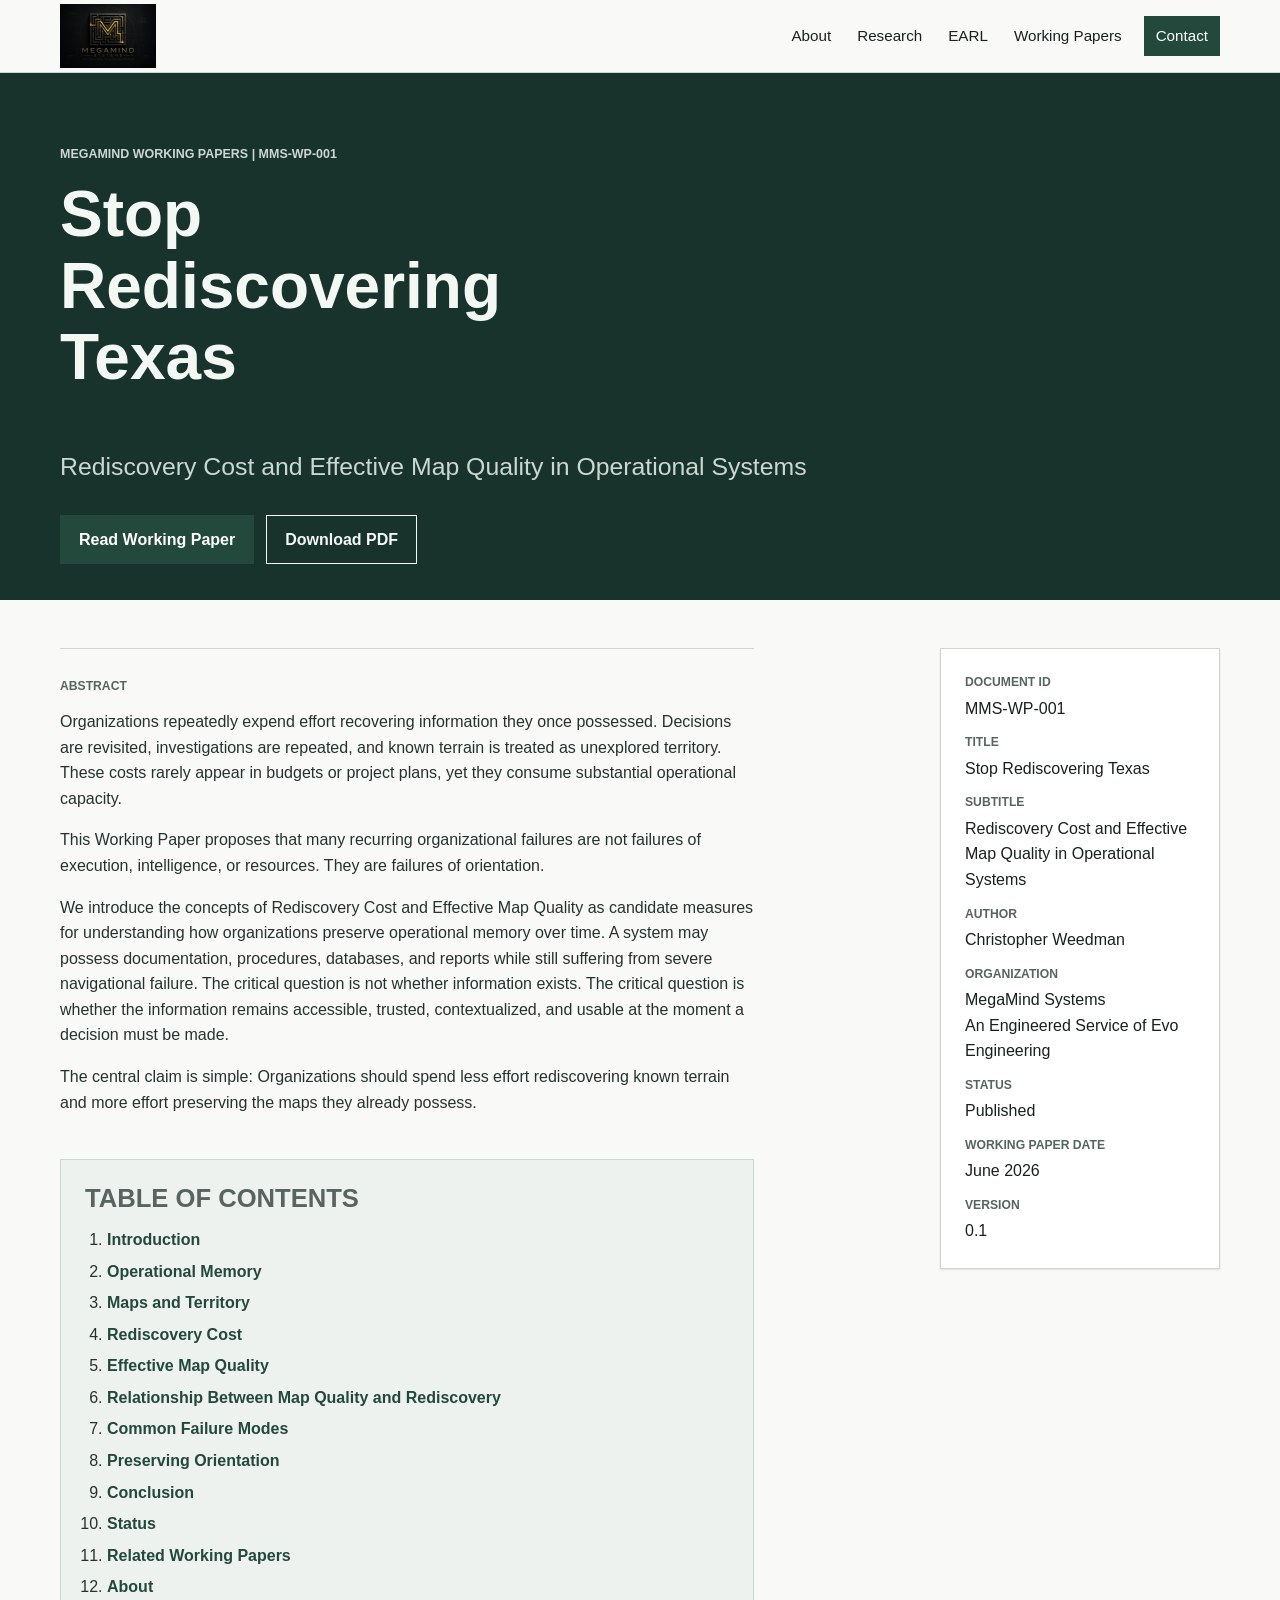
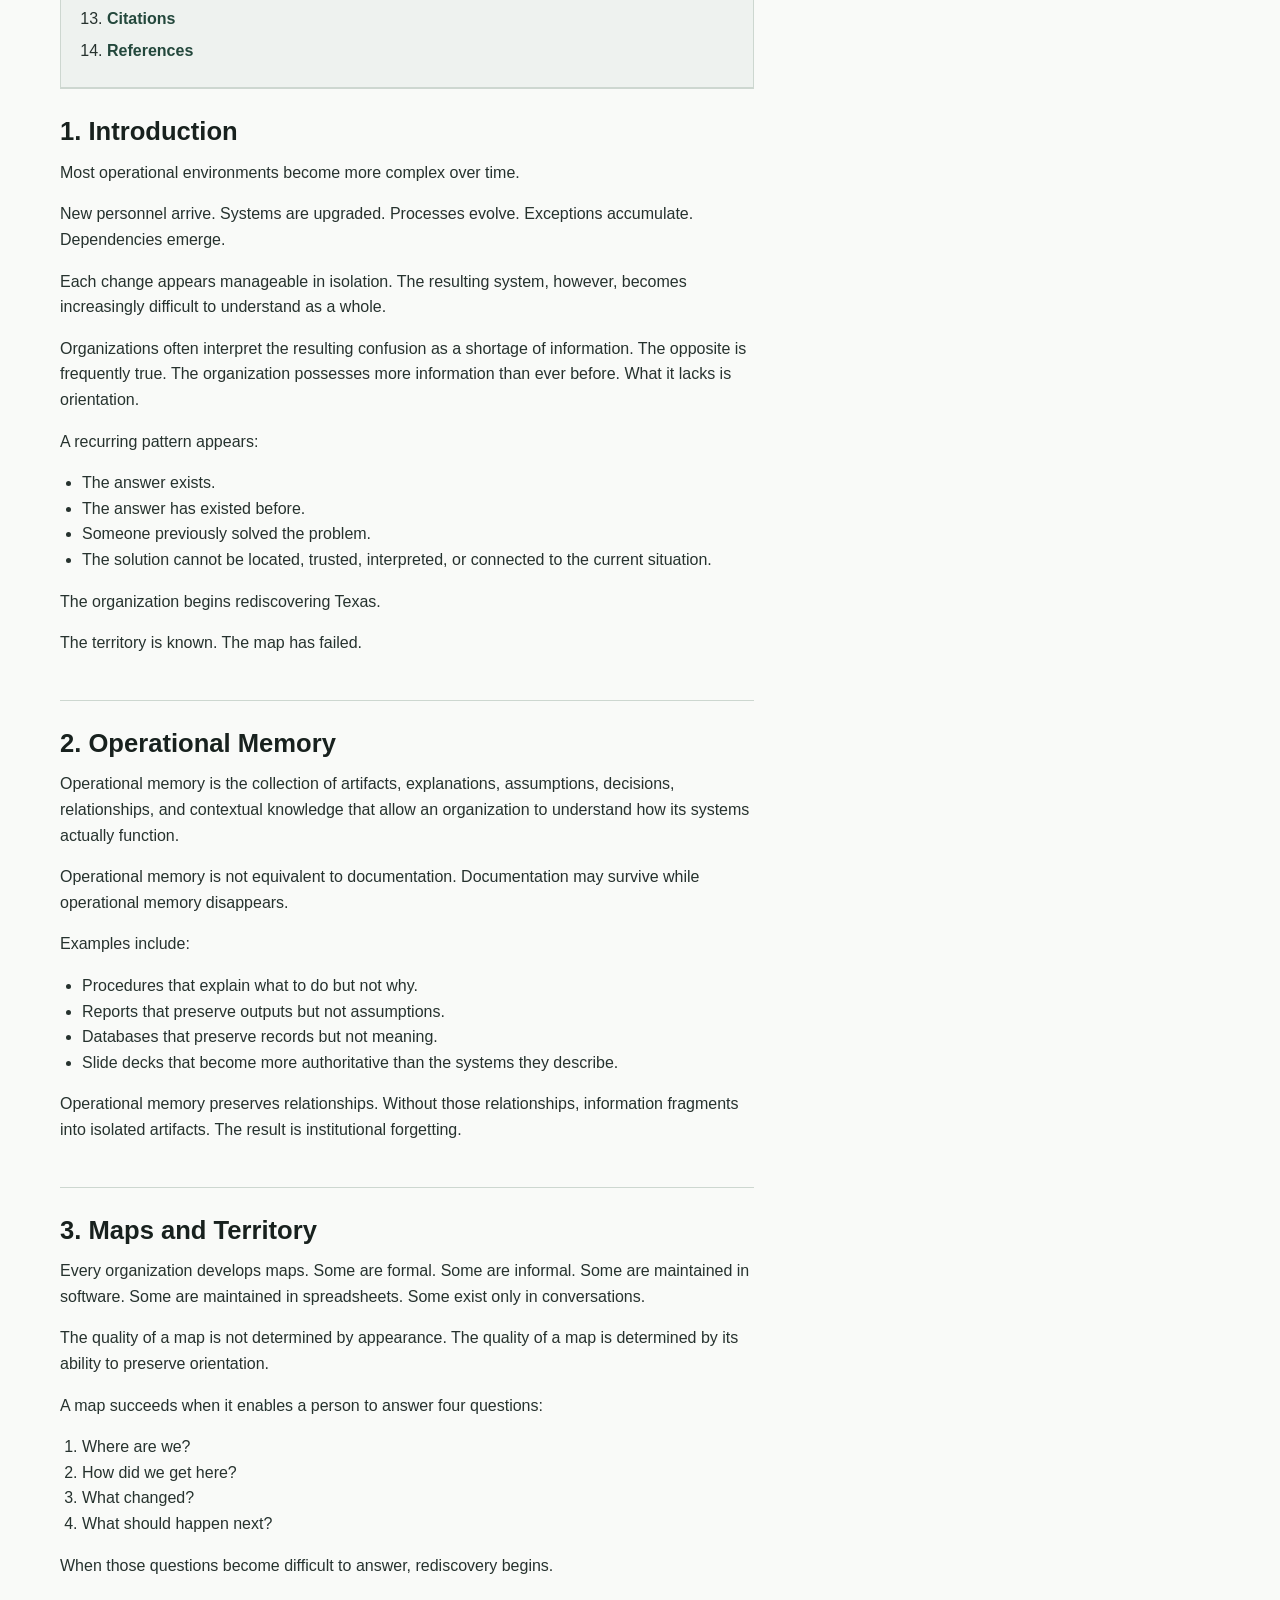
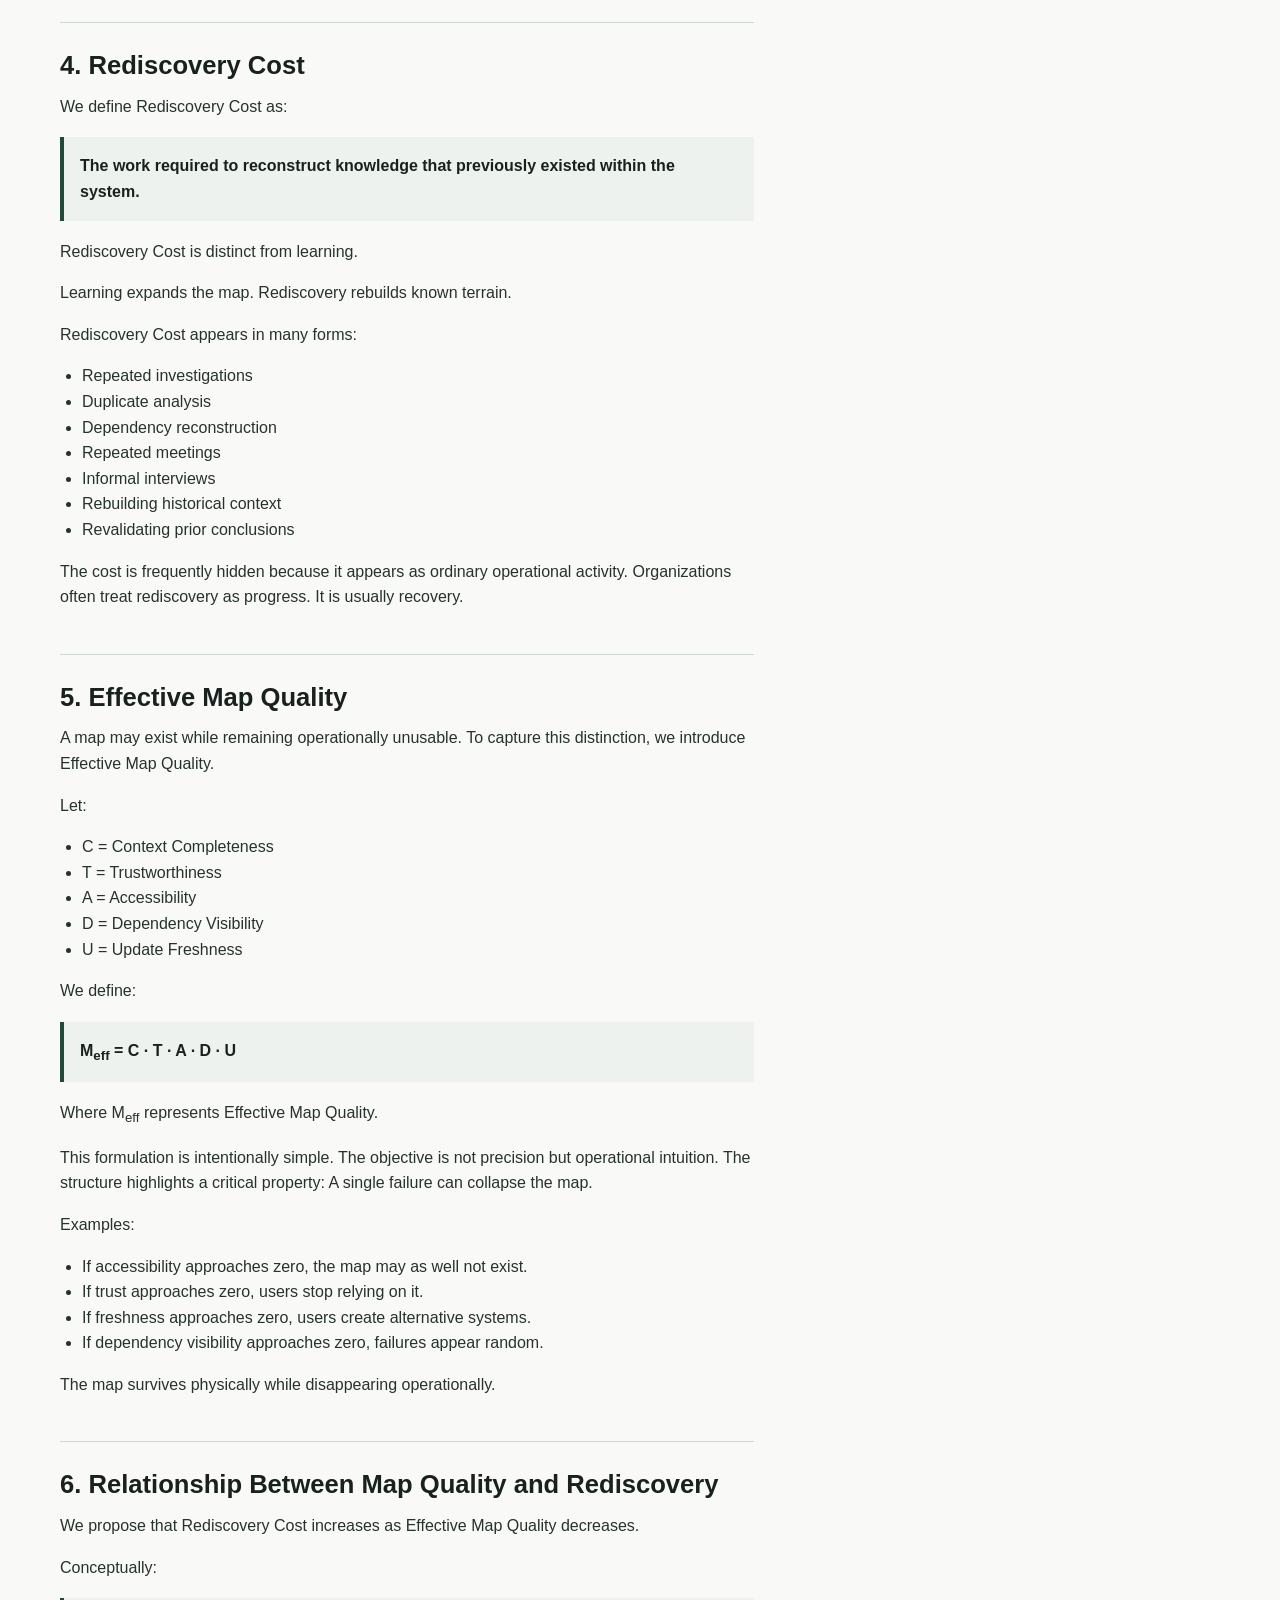
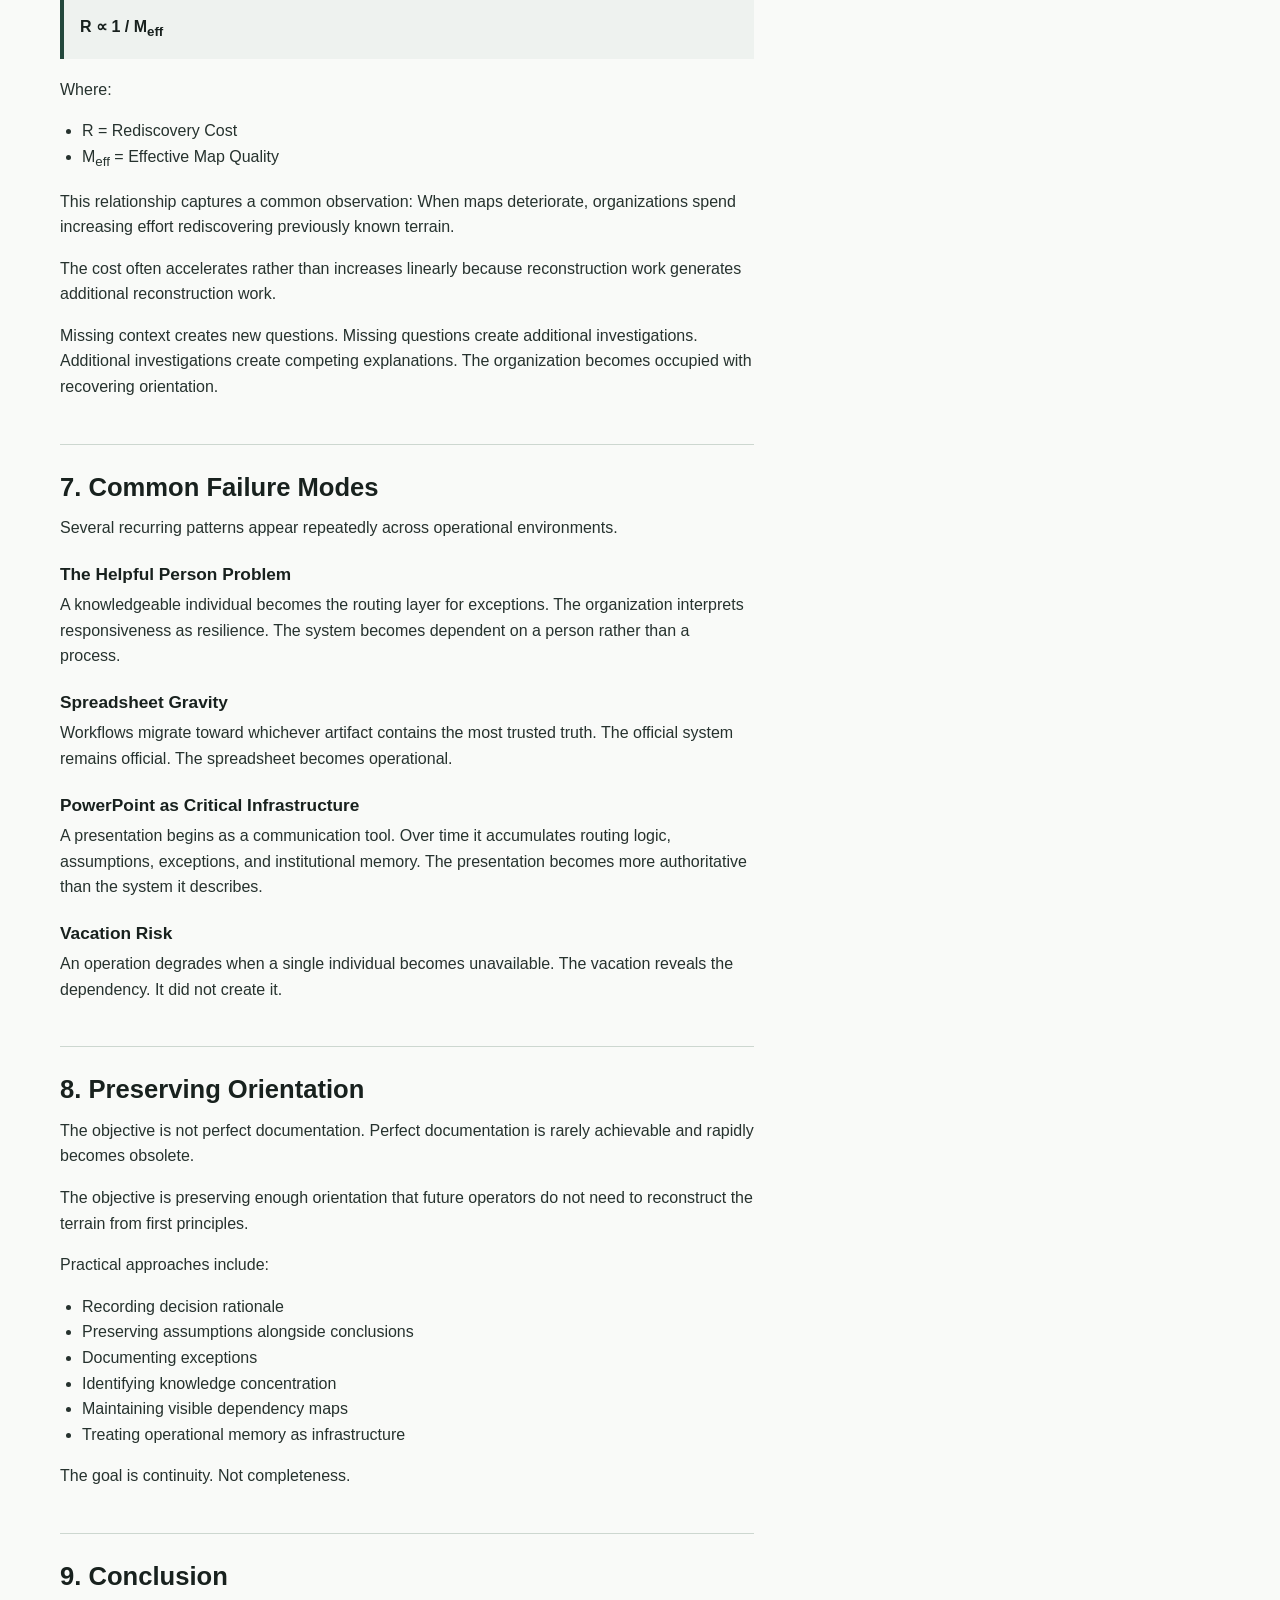
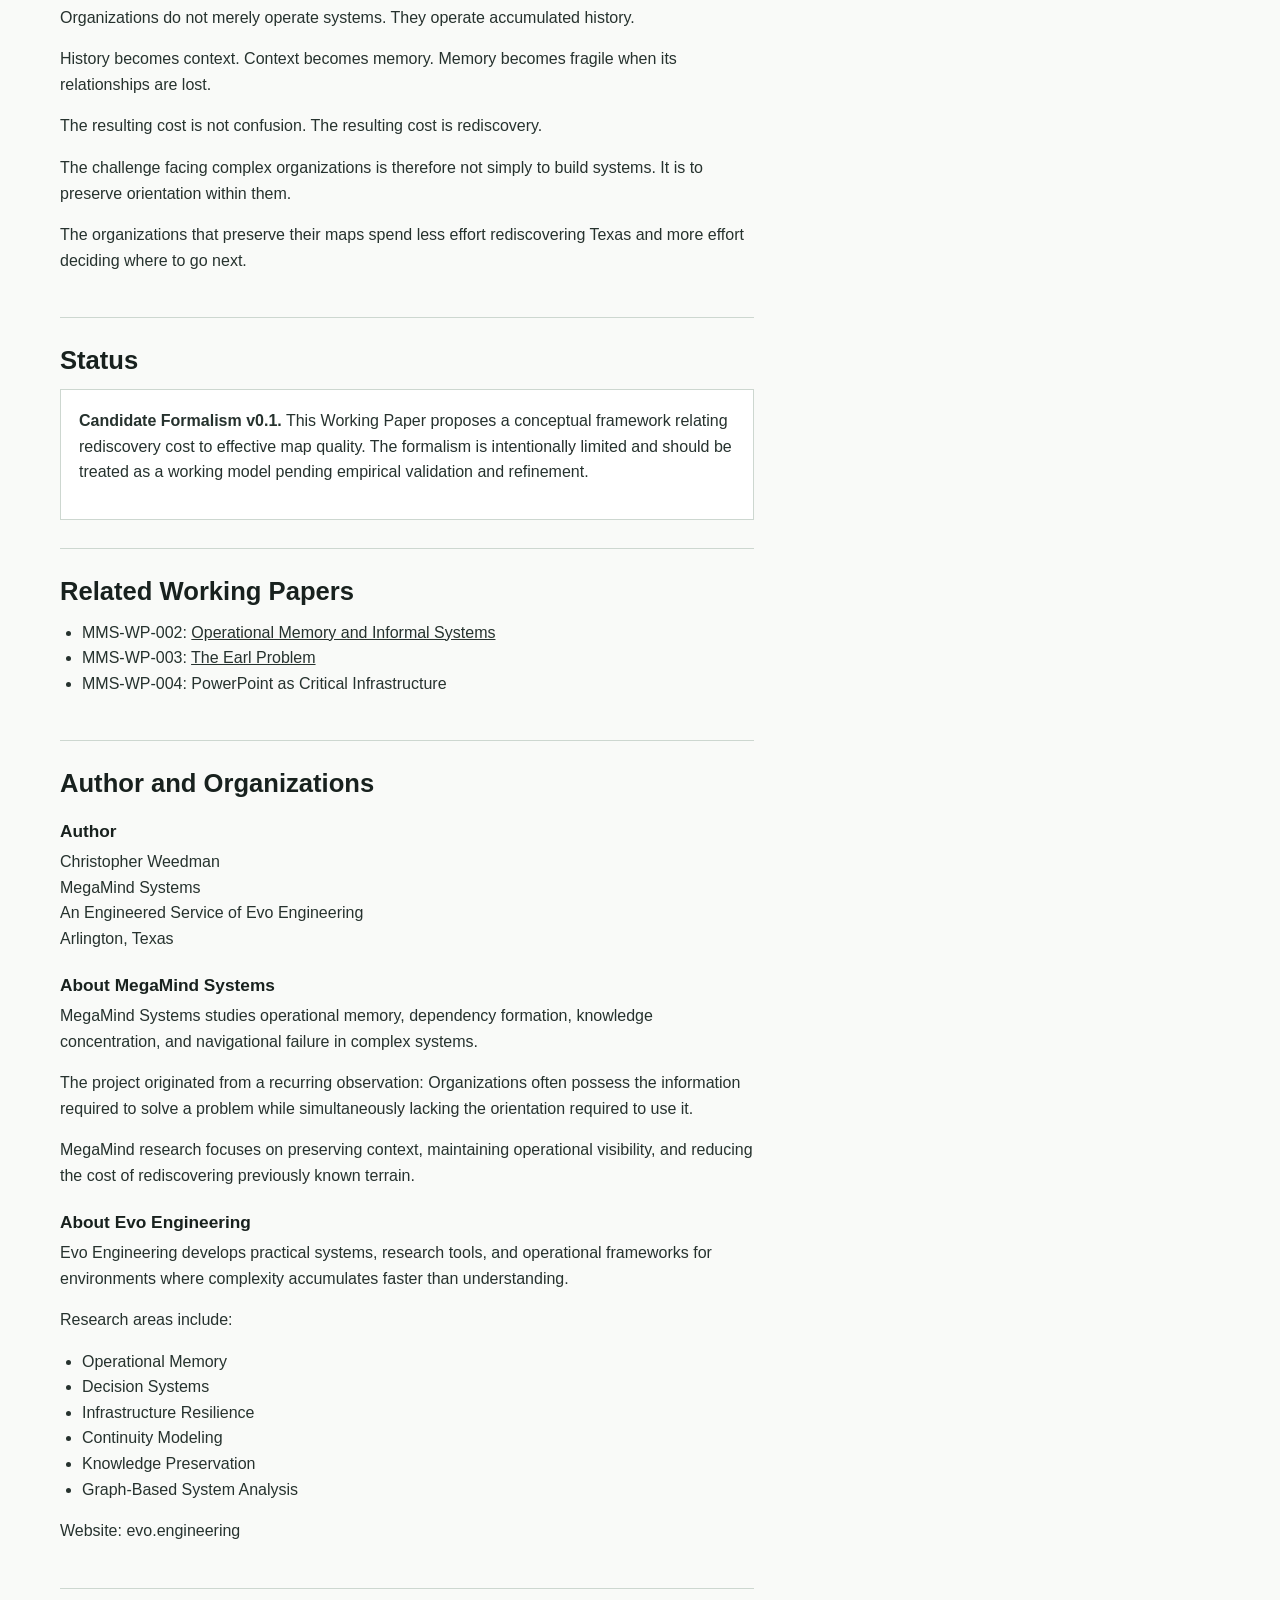
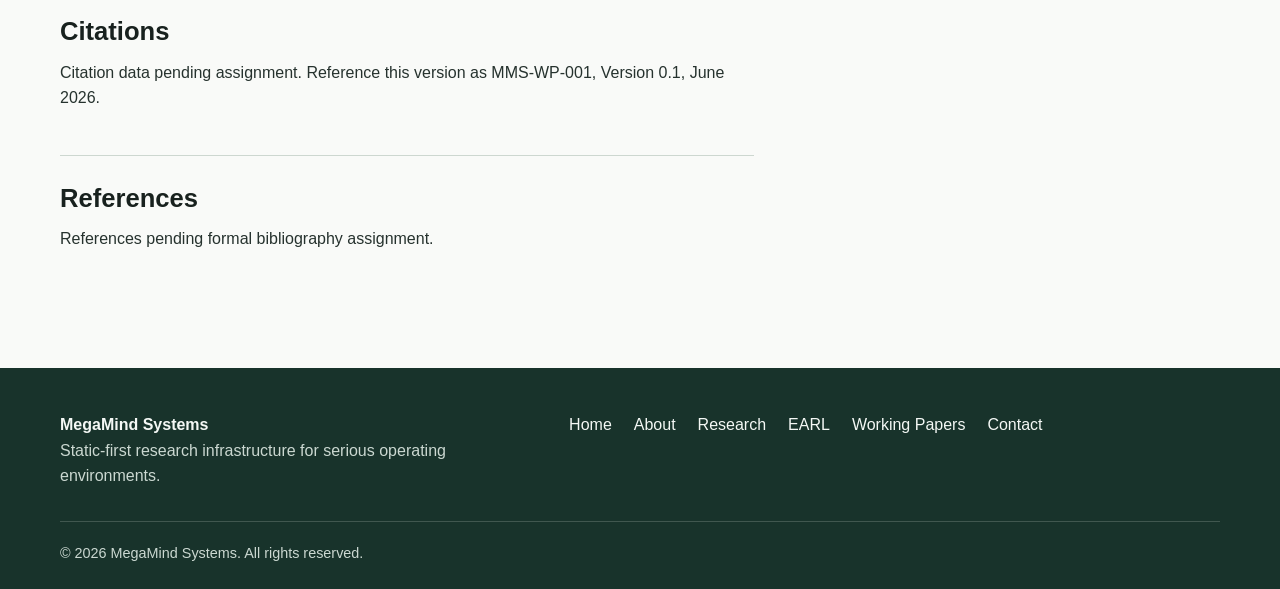
<file: stop-rediscovering-texas.html>
<!doctype html>
<html lang="en">
  <head>
    <meta charset="utf-8">
    <meta name="viewport" content="width=device-width, initial-scale=1">
    <title>Stop Rediscovering Texas | MegaMind Systems</title>
    <meta name="description" content="MMS-WP-001: Stop Rediscovering Texas, a MegaMind Systems Working Paper on rediscovery cost and effective map quality in operational systems.">
    <link rel="canonical" href="https://mega-mind.systems/stop-rediscovering-texas.html">
    <link rel="icon" href="images/megamind-favicon.svg" type="image/svg+xml">
    <link rel="icon" href="images/favicon-32.png" sizes="32x32" type="image/png">
    <link rel="icon" href="images/favicon-16.png" sizes="16x16" type="image/png">
    <link rel="apple-touch-icon" href="images/apple-touch-icon.png">
    <meta property="og:type" content="article">
    <meta property="og:title" content="Stop Rediscovering Texas | MegaMind Systems">
    <meta property="og:description" content="Rediscovery Cost and Effective Map Quality in Operational Systems.">
    <meta property="og:url" content="https://mega-mind.systems/stop-rediscovering-texas.html">
    <meta property="og:image" content="https://mega-mind.systems/images/og-megamind.webp">
    <meta name="twitter:card" content="summary_large_image">
    <meta name="twitter:title" content="Stop Rediscovering Texas | MegaMind Systems">
    <meta name="twitter:description" content="Rediscovery Cost and Effective Map Quality in Operational Systems.">
    <meta name="twitter:image" content="https://mega-mind.systems/images/og-megamind.webp">
    <link rel="stylesheet" href="css/main.css">
    <script type="application/ld+json">
      {
        "@context": "https://schema.org",
        "@type": "ScholarlyArticle",
        "name": "Stop Rediscovering Texas",
        "headline": "Stop Rediscovering Texas",
        "alternativeHeadline": "Rediscovery Cost and Effective Map Quality in Operational Systems",
        "author": {
          "@type": "Person",
          "name": "Christopher Weedman"
        },
        "publisher": {
          "@type": "Organization",
          "name": "MegaMind Systems",
          "logo": "https://mega-mind.systems/images/logo-primary.webp"
        },
        "datePublished": "2026-06",
        "version": "0.1",
        "identifier": "MMS-WP-001",
        "url": "https://mega-mind.systems/stop-rediscovering-texas.html",
        "encoding": {
          "@type": "MediaObject",
          "contentUrl": "https://mega-mind.systems/papers/stop-rediscovering-texas.pdf",
          "encodingFormat": "application/pdf"
        }
      }
    </script>
  </head>
  <body>
    <a class="skip-link" href="#main">Skip to main content</a>
    <header class="site-header" data-header>
      <nav class="site-nav container" aria-label="Primary navigation">
        <a class="brand" href="index.html"><img class="brand-mark" src="images/logo-primary.webp" width="1536" height="1024" alt="" aria-hidden="true"><span class="brand-text">MegaMind Systems</span></a>
        <button class="nav-toggle" type="button" aria-expanded="false" aria-controls="primary-menu" data-nav-toggle><span class="nav-toggle-line"></span><span class="sr-only">Menu</span></button>
        <div class="nav-menu" id="primary-menu" data-nav-menu>
          <a href="about.html">About</a>
          <a href="research.html">Research</a>
          <a href="earl.html">EARL</a>
          <a href="papers.html">Working Papers</a>
          <a class="nav-cta" href="contact.html">Contact</a>
        </div>
      </nav>
    </header>
    <main id="main">
      <section class="publication-hero">
        <div class="container">
          <p class="eyebrow">MegaMind Working Papers | MMS-WP-001</p>
          <h1>Stop Rediscovering Texas</h1>
          <p class="publication-subtitle">Rediscovery Cost and Effective Map Quality in Operational Systems</p>
          <div class="publication-actions" aria-label="Working Paper actions">
            <a class="button button-primary" href="#paper">Read Working Paper</a>
            <a class="button button-secondary" href="papers/stop-rediscovering-texas.pdf" download>Download PDF</a>
          </div>
        </div>
      </section>

      <div class="container publication-shell">
        <aside class="publication-sidebar" aria-label="Working Paper metadata">
          <div class="publication-meta">
            <dl>
              <div><dt>Document ID</dt><dd>MMS-WP-001</dd></div>
              <div><dt>Title</dt><dd>Stop Rediscovering Texas</dd></div>
              <div><dt>Subtitle</dt><dd>Rediscovery Cost and Effective Map Quality in Operational Systems</dd></div>
              <div><dt>Author</dt><dd>Christopher Weedman</dd></div>
              <div><dt>Organization</dt><dd>MegaMind Systems<br>An Engineered Service of Evo Engineering</dd></div>
              <div><dt>Status</dt><dd>Published</dd></div>
              <div><dt>Working Paper Date</dt><dd>June 2026</dd></div>
              <div><dt>Version</dt><dd>0.1</dd></div>
            </dl>
          </div>
        </aside>

        <article class="publication-article" id="paper">
          <section id="abstract">
            <p class="section-label">Abstract</p>
            <p>Organizations repeatedly expend effort recovering information they once possessed. Decisions are revisited, investigations are repeated, and known terrain is treated as unexplored territory. These costs rarely appear in budgets or project plans, yet they consume substantial operational capacity.</p>
            <p>This Working Paper proposes that many recurring organizational failures are not failures of execution, intelligence, or resources. They are failures of orientation.</p>
            <p>We introduce the concepts of Rediscovery Cost and Effective Map Quality as candidate measures for understanding how organizations preserve operational memory over time. A system may possess documentation, procedures, databases, and reports while still suffering from severe navigational failure. The critical question is not whether information exists. The critical question is whether the information remains accessible, trusted, contextualized, and usable at the moment a decision must be made.</p>
            <p>The central claim is simple: Organizations should spend less effort rediscovering known terrain and more effort preserving the maps they already possess.</p>
          </section>

          <nav class="publication-toc" aria-label="Table of contents">
            <h2>Table of Contents</h2>
            <ol>
              <li><a href="#introduction">Introduction</a></li>
              <li><a href="#operational-memory">Operational Memory</a></li>
              <li><a href="#maps-and-territory">Maps and Territory</a></li>
              <li><a href="#rediscovery-cost">Rediscovery Cost</a></li>
              <li><a href="#effective-map-quality">Effective Map Quality</a></li>
              <li><a href="#relationship">Relationship Between Map Quality and Rediscovery</a></li>
              <li><a href="#failure-modes">Common Failure Modes</a></li>
              <li><a href="#preserving-orientation">Preserving Orientation</a></li>
              <li><a href="#conclusion">Conclusion</a></li>
              <li><a href="#status">Status</a></li>
              <li><a href="#related">Related Working Papers</a></li>
              <li><a href="#about">About</a></li>
              <li><a href="#citations">Citations</a></li>
              <li><a href="#references">References</a></li>
            </ol>
          </nav>

          <section id="introduction">
            <h2>1. Introduction</h2>
            <p>Most operational environments become more complex over time.</p>
            <p>New personnel arrive. Systems are upgraded. Processes evolve. Exceptions accumulate. Dependencies emerge.</p>
            <p>Each change appears manageable in isolation. The resulting system, however, becomes increasingly difficult to understand as a whole.</p>
            <p>Organizations often interpret the resulting confusion as a shortage of information. The opposite is frequently true. The organization possesses more information than ever before. What it lacks is orientation.</p>
            <p>A recurring pattern appears:</p>
            <ul>
              <li>The answer exists.</li>
              <li>The answer has existed before.</li>
              <li>Someone previously solved the problem.</li>
              <li>The solution cannot be located, trusted, interpreted, or connected to the current situation.</li>
            </ul>
            <p>The organization begins rediscovering Texas.</p>
            <p>The territory is known. The map has failed.</p>
          </section>

          <section id="operational-memory">
            <h2>2. Operational Memory</h2>
            <p>Operational memory is the collection of artifacts, explanations, assumptions, decisions, relationships, and contextual knowledge that allow an organization to understand how its systems actually function.</p>
            <p>Operational memory is not equivalent to documentation. Documentation may survive while operational memory disappears.</p>
            <p>Examples include:</p>
            <ul>
              <li>Procedures that explain what to do but not why.</li>
              <li>Reports that preserve outputs but not assumptions.</li>
              <li>Databases that preserve records but not meaning.</li>
              <li>Slide decks that become more authoritative than the systems they describe.</li>
            </ul>
            <p>Operational memory preserves relationships. Without those relationships, information fragments into isolated artifacts. The result is institutional forgetting.</p>
          </section>

          <section id="maps-and-territory">
            <h2>3. Maps and Territory</h2>
            <p>Every organization develops maps. Some are formal. Some are informal. Some are maintained in software. Some are maintained in spreadsheets. Some exist only in conversations.</p>
            <p>The quality of a map is not determined by appearance. The quality of a map is determined by its ability to preserve orientation.</p>
            <p>A map succeeds when it enables a person to answer four questions:</p>
            <ol>
              <li>Where are we?</li>
              <li>How did we get here?</li>
              <li>What changed?</li>
              <li>What should happen next?</li>
            </ol>
            <p>When those questions become difficult to answer, rediscovery begins.</p>
          </section>

          <section id="rediscovery-cost">
            <h2>4. Rediscovery Cost</h2>
            <p>We define Rediscovery Cost as:</p>
            <div class="formula-block">The work required to reconstruct knowledge that previously existed within the system.</div>
            <p>Rediscovery Cost is distinct from learning.</p>
            <p>Learning expands the map. Rediscovery rebuilds known terrain.</p>
            <p>Rediscovery Cost appears in many forms:</p>
            <ul>
              <li>Repeated investigations</li>
              <li>Duplicate analysis</li>
              <li>Dependency reconstruction</li>
              <li>Repeated meetings</li>
              <li>Informal interviews</li>
              <li>Rebuilding historical context</li>
              <li>Revalidating prior conclusions</li>
            </ul>
            <p>The cost is frequently hidden because it appears as ordinary operational activity. Organizations often treat rediscovery as progress. It is usually recovery.</p>
          </section>

          <section id="effective-map-quality">
            <h2>5. Effective Map Quality</h2>
            <p>A map may exist while remaining operationally unusable. To capture this distinction, we introduce Effective Map Quality.</p>
            <p>Let:</p>
            <ul>
              <li>C = Context Completeness</li>
              <li>T = Trustworthiness</li>
              <li>A = Accessibility</li>
              <li>D = Dependency Visibility</li>
              <li>U = Update Freshness</li>
            </ul>
            <p>We define:</p>
            <div class="formula-block">M<sub>eff</sub> = C &middot; T &middot; A &middot; D &middot; U</div>
            <p>Where M<sub>eff</sub> represents Effective Map Quality.</p>
            <p>This formulation is intentionally simple. The objective is not precision but operational intuition. The structure highlights a critical property: A single failure can collapse the map.</p>
            <p>Examples:</p>
            <ul>
              <li>If accessibility approaches zero, the map may as well not exist.</li>
              <li>If trust approaches zero, users stop relying on it.</li>
              <li>If freshness approaches zero, users create alternative systems.</li>
              <li>If dependency visibility approaches zero, failures appear random.</li>
            </ul>
            <p>The map survives physically while disappearing operationally.</p>
          </section>

          <section id="relationship">
            <h2>6. Relationship Between Map Quality and Rediscovery</h2>
            <p>We propose that Rediscovery Cost increases as Effective Map Quality decreases.</p>
            <p>Conceptually:</p>
            <div class="formula-block">R &prop; 1 / M<sub>eff</sub></div>
            <p>Where:</p>
            <ul>
              <li>R = Rediscovery Cost</li>
              <li>M<sub>eff</sub> = Effective Map Quality</li>
            </ul>
            <p>This relationship captures a common observation: When maps deteriorate, organizations spend increasing effort rediscovering previously known terrain.</p>
            <p>The cost often accelerates rather than increases linearly because reconstruction work generates additional reconstruction work.</p>
            <p>Missing context creates new questions. Missing questions create additional investigations. Additional investigations create competing explanations. The organization becomes occupied with recovering orientation.</p>
          </section>

          <section id="failure-modes">
            <h2>7. Common Failure Modes</h2>
            <p>Several recurring patterns appear repeatedly across operational environments.</p>
            <h3>The Helpful Person Problem</h3>
            <p>A knowledgeable individual becomes the routing layer for exceptions. The organization interprets responsiveness as resilience. The system becomes dependent on a person rather than a process.</p>
            <h3>Spreadsheet Gravity</h3>
            <p>Workflows migrate toward whichever artifact contains the most trusted truth. The official system remains official. The spreadsheet becomes operational.</p>
            <h3>PowerPoint as Critical Infrastructure</h3>
            <p>A presentation begins as a communication tool. Over time it accumulates routing logic, assumptions, exceptions, and institutional memory. The presentation becomes more authoritative than the system it describes.</p>
            <h3>Vacation Risk</h3>
            <p>An operation degrades when a single individual becomes unavailable. The vacation reveals the dependency. It did not create it.</p>
          </section>

          <section id="preserving-orientation">
            <h2>8. Preserving Orientation</h2>
            <p>The objective is not perfect documentation. Perfect documentation is rarely achievable and rapidly becomes obsolete.</p>
            <p>The objective is preserving enough orientation that future operators do not need to reconstruct the terrain from first principles.</p>
            <p>Practical approaches include:</p>
            <ul>
              <li>Recording decision rationale</li>
              <li>Preserving assumptions alongside conclusions</li>
              <li>Documenting exceptions</li>
              <li>Identifying knowledge concentration</li>
              <li>Maintaining visible dependency maps</li>
              <li>Treating operational memory as infrastructure</li>
            </ul>
            <p>The goal is continuity. Not completeness.</p>
          </section>

          <section id="conclusion">
            <h2>9. Conclusion</h2>
            <p>Organizations do not merely operate systems. They operate accumulated history.</p>
            <p>History becomes context. Context becomes memory. Memory becomes fragile when its relationships are lost.</p>
            <p>The resulting cost is not confusion. The resulting cost is rediscovery.</p>
            <p>The challenge facing complex organizations is therefore not simply to build systems. It is to preserve orientation within them.</p>
            <p>The organizations that preserve their maps spend less effort rediscovering Texas and more effort deciding where to go next.</p>
          </section>

          <section id="status">
            <h2>Status</h2>
            <div class="publication-note">
              <p><strong>Candidate Formalism v0.1.</strong> This Working Paper proposes a conceptual framework relating rediscovery cost to effective map quality. The formalism is intentionally limited and should be treated as a working model pending empirical validation and refinement.</p>
            </div>
          </section>

          <section id="related">
            <h2>Related Working Papers</h2>
            <ul>
              <li>MMS-WP-002: <a href="operational-memory-and-informal-systems.html">Operational Memory and Informal Systems</a></li>
              <li>MMS-WP-003: <a href="earl-problem.html">The Earl Problem</a></li>
              <li>MMS-WP-004: PowerPoint as Critical Infrastructure</li>
            </ul>
          </section>

          <section id="about">
            <h2>Author and Organizations</h2>
            <h3>Author</h3>
            <p>Christopher Weedman<br>MegaMind Systems<br>An Engineered Service of Evo Engineering<br>Arlington, Texas</p>
            <h3>About MegaMind Systems</h3>
            <p>MegaMind Systems studies operational memory, dependency formation, knowledge concentration, and navigational failure in complex systems.</p>
            <p>The project originated from a recurring observation: Organizations often possess the information required to solve a problem while simultaneously lacking the orientation required to use it.</p>
            <p>MegaMind research focuses on preserving context, maintaining operational visibility, and reducing the cost of rediscovering previously known terrain.</p>
            <h3>About Evo Engineering</h3>
            <p>Evo Engineering develops practical systems, research tools, and operational frameworks for environments where complexity accumulates faster than understanding.</p>
            <p>Research areas include:</p>
            <ul>
              <li>Operational Memory</li>
              <li>Decision Systems</li>
              <li>Infrastructure Resilience</li>
              <li>Continuity Modeling</li>
              <li>Knowledge Preservation</li>
              <li>Graph-Based System Analysis</li>
            </ul>
            <p>Website: evo.engineering</p>
          </section>

          <section id="citations">
            <h2>Citations</h2>
            <p>Citation data pending assignment. Reference this version as MMS-WP-001, Version 0.1, June 2026.</p>
          </section>

          <section id="references">
            <h2>References</h2>
            <p>References pending formal bibliography assignment.</p>
          </section>
        </article>
      </div>
    </main>
    <footer class="site-footer">
      <div class="container footer-grid"><div><strong>MegaMind Systems</strong><p>Static-first research infrastructure for serious operating environments.</p></div><nav aria-label="Footer navigation">
          <a href="index.html">Home</a>
          <a href="about.html">About</a>
          <a href="research.html">Research</a>
          <a href="earl.html">EARL</a>
          <a href="papers.html">Working Papers</a>
          <a href="contact.html">Contact</a>
        </nav></div>
      <div class="container footer-bottom"><span>&copy; <span data-year>2026</span> MegaMind Systems. All rights reserved.</span></div>
    </footer>
    <script src="js/site.js" defer></script>
  </body>
</html>
</file>
<file: css/main.css>
@import url("utilities.css");
@import url("nav.css");
@import url("hero.css");
@import url("sections.css");
@import url("cards.css");
@import url("publication.css");
@import url("responsive.css");

:root {
  color-scheme: light;
  --color-ink: #18211e;
  --color-muted: #58645f;
  --color-subtle: #eef2ef;
  --color-panel: #ffffff;
  --color-border: #cdd7d0;
  --color-field: #f7f9f7;
  --color-command: #23483c;
  --color-command-dark: #18332b;
  --color-accent: #b64e2f;
  --color-lab: #d8e4df;
  --shadow-sm: 0 1px 2px rgb(24 33 30 / 10%);
  --shadow-md: 0 14px 35px rgb(24 33 30 / 12%);
  --font-base: Arial, Helvetica, sans-serif;
  --max-width: 1160px;
  --header-height: 72px;
}

* {
  box-sizing: border-box;
}

html {
  scroll-behavior: smooth;
}

body {
  margin: 0;
  background: #f9faf8;
  color: var(--color-ink);
  font-family: var(--font-base);
  font-size: 16px;
  line-height: 1.6;
}

img {
  display: block;
  max-width: 100%;
  height: auto;
}

a {
  color: inherit;
}

h1,
h2,
h3,
p {
  margin-top: 0;
}

h1,
h2,
h3 {
  line-height: 1.12;
}

h1 {
  font-size: clamp(2.25rem, 5vw, 4.75rem);
  max-width: 12ch;
}

h2 {
  font-size: clamp(1.65rem, 3vw, 2.5rem);
}

h3 {
  font-size: 1.08rem;
}

main {
  min-height: 60vh;
}

.site-footer {
  background: var(--color-command-dark);
  color: #f4f8f5;
  padding: 44px 0 24px;
}

.footer-grid {
  display: grid;
  gap: 28px;
}

.footer-grid p {
  max-width: 38rem;
  margin-bottom: 0;
  color: #cbd8d1;
}

.footer-grid nav {
  display: flex;
  flex-wrap: wrap;
  gap: 14px 22px;
}

.footer-grid a {
  color: #f4f8f5;
  text-decoration: none;
}

.footer-grid a:hover {
  text-decoration: underline;
}

.footer-bottom {
  margin-top: 32px;
  padding-top: 20px;
  border-top: 1px solid rgb(244 248 245 / 18%);
  color: #cbd8d1;
  font-size: 0.9rem;
}
</file>
